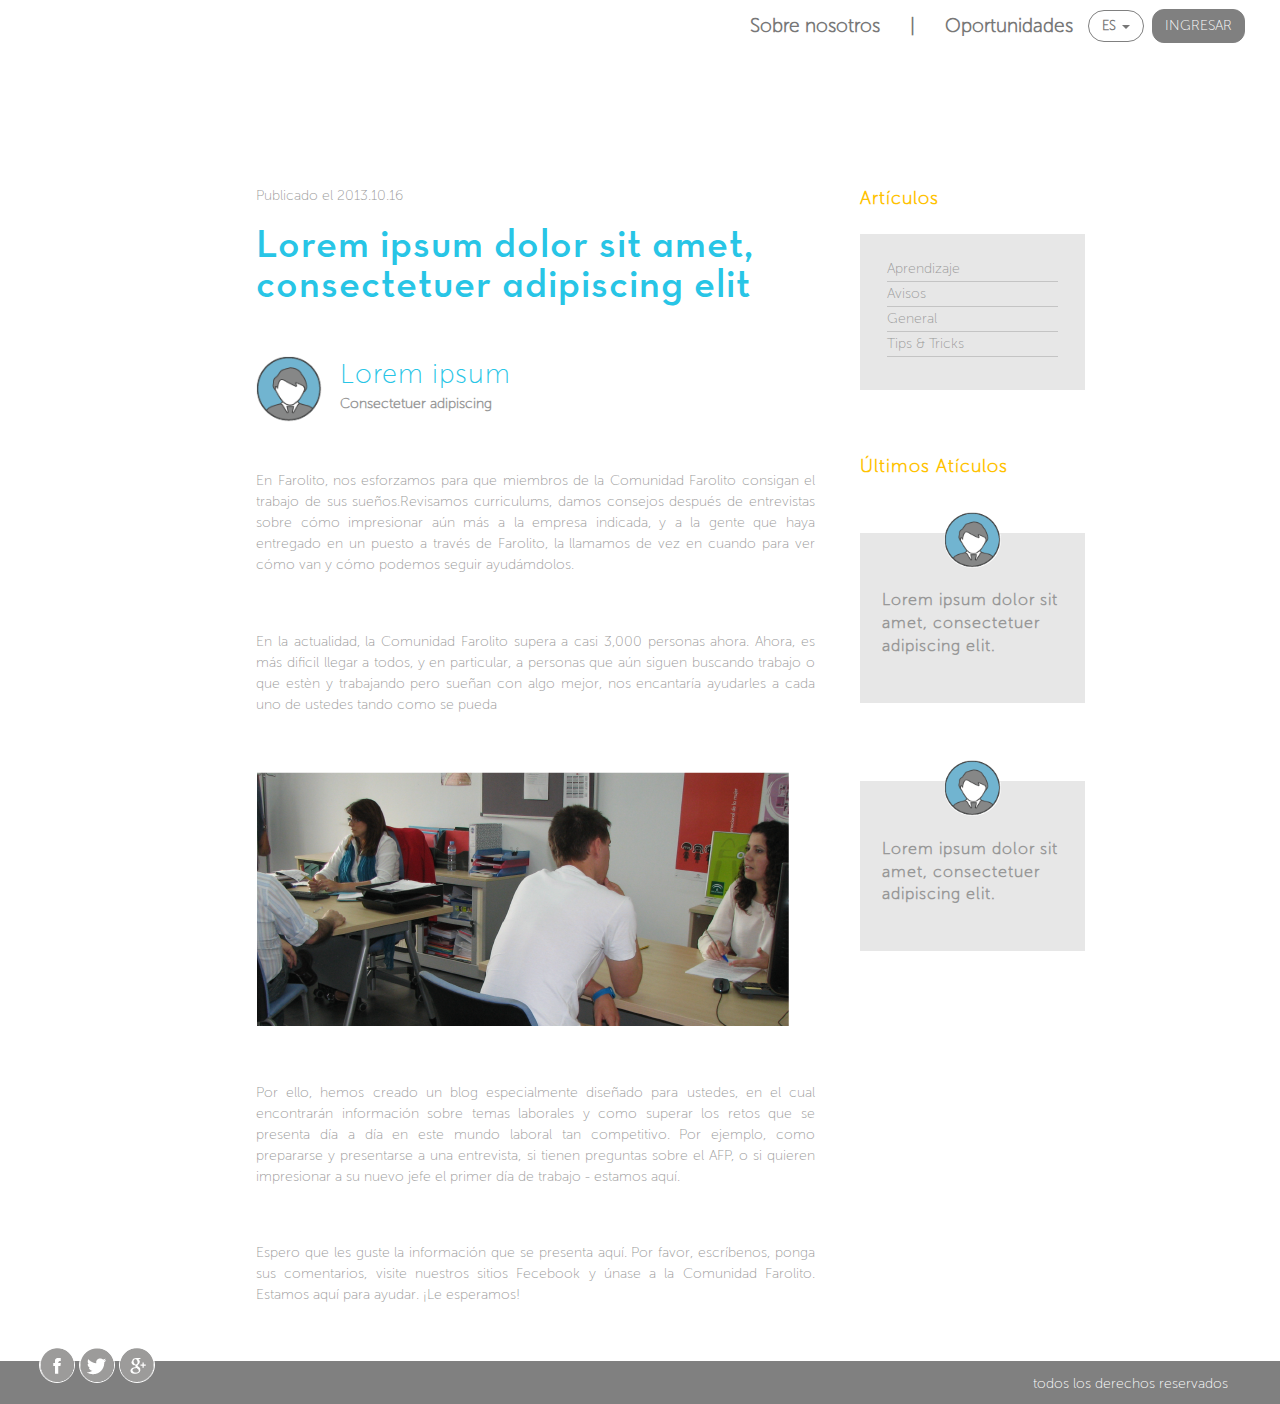
<file: blog.html>
<!DOCTYPE>
<html>
	<head>
		<title>Blog | Farolito</title>
		<meta charset="utf-8">
		<meta name="viewport" content="width=device-width, initial-scale=1.0, user-scalable=no">
		<link rel="stylesheet" type="text/css" href="stylesheets/main.css">
		<link href='http://fonts.googleapis.com/css?family=Lato' rel='stylesheet' type='text/css'>
	</head>
	<body>
		<div class="container-fluid">
			<section id="landing">
				<div class="menu">
					<nav class="navbar navbar-default text-gray weight-600 margin-right-2">			
						<div class="navbar-header">
				      <button type="button" class="navbar-toggle collapsed pull-left" data-toggle="collapse" data-target="#bs-example-navbar-collapse-1">
				        <span class="sr-only">Toggle navigation</span>
				        <span class="icon-bar"></span>
				        <span class="icon-bar"></span>
				        <span class="icon-bar"></span>
				      </button>
				     </div>				     
					    <!-- Collect the nav links, forms, and other content for toggling -->
						<div class="collapse navbar-collapse" id="bs-example-navbar-collapse-1">
				      <ul class="nav navbar-nav navbar-right">
				        <li><a href="#">Sobre nosotros</a></li>
				        <li><a href="">|</a></li>
				        <li><a href="#">Oportunidades</a></li>
				        <li class="dropdown">
				          <a href="#" class="dropdown-toggle btn-dropdown" data-toggle="dropdown" role="button"> ES <span class="caret"></span></a>
				          <ul class="dropdown-menu" role="menu">
				            <li><a href="#">ENGLISH</a></li>
				          </ul>
				        </li>
				        <li>
				        <button type="submit" class="btn btn-default btn-gray btn-ingresar padding-right-2 padding-left-2">INGRESAR</button>
				        </li>
				      </ul>
				    </div><!-- /.navbar-collapse -->
					</nav>
				</div>
			</section>
			<section class="content-blog hidden-xs">
				<div class="container">
					<div class="row">
						<div class="col-sm-1">
						</div>
						<div class="col-sm-7 conten-center-blog">
							<span class="text-gray">Publicado el 2013.10.16</span>
							<h1 class="text-icolor text-left">Lorem ipsum dolor sit amet,
								 consectetuer adipiscing elit
							</h1>
							<div class="img-text ">
								<div class="img-blog">
									<img src="assets/icons/iconos-22.png">
								</div>
								<h3 class="text-h3 text-icolor">Lorem ipsum
								</h3>
								<p class="text-gray size-p ">Consectetuer adipiscing</p>
							</div>
							<div class="text-p-blog size-p text-justify">
								<p class="text-gray size-p">En Farolito, nos esforzamos para que miembros de la Comunidad Farolito consigan el trabajo de sus sueños.Revisamos curriculums, damos consejos después de entrevistas sobre cómo impresionar aún más a la empresa indicada, y a la gente que haya entregado en un puesto a través de Farolito, la llamamos de vez en cuando para ver cómo van y  cómo podemos seguir ayudámdolos.</p>
							</div>
							<div class="text-p-blog size-p text-justify">
								<p class="text-gray size-p">En la actualidad, la Comunidad Farolito supera a casi 3,000 personas ahora. Ahora, es más dificil llegar a todos, y en particular, a personas que aún siguen buscando trabajo o que estèn y trabajando pero sueñan con algo mejor, nos encantaría ayudarles a cada uno de ustedes tando como se pueda</p>
							</div>
							<img src="assets/images/img-blog.png">
							<div class="text-p-blog size-p text-justify">
								<p class="text-gray size-p">Por ello, hemos creado un blog especialmente diseñado para ustedes, en el cual encontrarán información sobre temas laborales y como superar los retos que se presenta día a día en este mundo laboral tan competitivo. Por ejemplo, como  prepararse y presentarse a una entrevista, si tienen preguntas sobre el AFP, o si quieren impresionar a  su nuevo jefe el primer día de trabajo - estamos aquí.</p>
							</div>
							<div class="text-p-blog size-p text-justify">
								<p class="text-gray size-p">Espero que les guste la información que se presenta aquí. Por favor, escríbenos, ponga sus comentarios, visite nuestros sitios Fecebook y únase a la Comunidad Farolito. Estamos aquí para ayudar. ¡Le esperamos!</p>
							</div>
						</div>
						<div class="col-sm-3 conten-rigth-blog">
							<div class="row fila-ridth-blog">
								<div class="col-sm-12">
									<p class="text-yellow">Artículos</p>
									<div class="caja-text-blog">
										<div class="caja-blog">
											<ul class=" text-blog size-p text-gray ">
												<li> Aprendizaje </li>
												<li> Avisos </li>
												<li> General </li>
												<li> Tips & Tricks </li>
											</ul>
										</div>
									</div>
								</div>
							</div>
							<div class="row">
								<div class="col-sm-12">
									<p class="text-yellow p-absolute">Últimos Atículos</p>
									<div class="caja-text-blog">
										<div class="img-blog">
											<img src="assets/icons/iconos-22.png">
										</div>
										<div class="caja-blog">
											<p class="size-p text-gray text-caja-blog"> Lorem ipsum dolor sit amet, consectetuer adipiscing elit.
											</p>
										</div>
									</div>
								</div>
							</div>
							<div class="row">
								<div class="col-sm-12">
									<div class="caja-text-blog">
										<div class="img-blog">
											<img src="assets/icons/iconos-22.png">
										</div>
										<div class="caja-blog">
											<p class="size-p text-gray text-caja-blog"> Lorem ipsum dolor sit amet, consectetuer adipiscing elit.
											</p>
										</div>
									</div>
								</div>
							</div>
						</div>
						<div class="col-sm-1">
						</div>
					</div>
				</div>
			</section>
			<section class="blog-farolito hidden-sm hidden-md hidden-lg ">
				<div class="container">
					<h1 class="text-primary text-center text-gray"> Blog Farolito </h1>
					<div class="row fila-blog">
						<div class="col-sm-4">
							<div class="img-blog">
								<img src="assets/icons/iconos-22.png">
							</div>
							<div class="caja-blog">
								<a href="blog.html">
									<p class=" text-blog size-p text-gray "> Lorem ipsum dolor sit amet, consectetuer adipiscing elit. Aenean commodo ligula eget dolor
									</p>
								</a>	
							</div>
						</div>
						<div class="col-sm-4">
							<div class="img-blog">
								<img src="assets/icons/iconos-23.png">
							</div>
							<div class="caja-blog">
								<a href="blog.html">
									<p class=" text-blog size-p text-gray "> Lorem ipsum dolor sit amet, consectetuer adipiscing elit. Aenean commodo ligula eget dolor
									</p>
								</a>	
							</div>
						</div>
						<div class="col-sm-4">
							<div class="img-blog">
								<img src="assets/icons/iconos-23.png">
							</div>
							<div class="caja-blog">
								<a href="blog.html">
									<p class=" text-blog size-p text-gray "> Lorem ipsum dolor sit amet, consectetuer adipiscing elit. Aenean commodo ligula eget dolor
									</p>
								</a>	
							</div>
						</div>
					</div>
					<div class="row fila-blog">
						<div class="col-sm-4">
							<div class="img-blog">
								<img src="assets/icons/iconos-22.png">
							</div>
							<div class="caja-blog">
								<a href="blog.html">
									<p class=" text-blog size-p text-gray "> Lorem ipsum dolor sit amet, consectetuer adipiscing elit. Aenean commodo ligula eget dolor
									</p>
								</a>	
							</div>
						</div>
						<div class="col-sm-4">
							<div class="img-blog">
								<img src="assets/icons/iconos-22.png">
							</div>
							<div class="caja-blog">
								<a href="blog.html">
									<p class=" text-blog size-p text-gray "> Lorem ipsum dolor sit amet, consectetuer adipiscing elit. Aenean commodo ligula eget dolor
									</p>
								</a>	
							</div>
						</div>
						<div class="col-sm-4">
							<div class="img-blog">
								<img src="assets/icons/iconos-23.png">
							</div>
							<div class="caja-blog">
								<a href="blog.html">
									<p class=" text-blog size-p text-gray "> Lorem ipsum dolor sit amet, consectetuer adipiscing elit. Aenean commodo ligula eget dolor
									</p>
								</a>	
							</div>
						</div>
					</div>
				</div>
			</section>
			<section id="footer">
				<div class="row row-redes">
					<div class="col-sm-6 redes-icon redes-responsive">
						<div class="margin-left-4 no-row ">
							<img class="border-radius" src="assets/icons/iconos-12.png">
							<img class="border-radius" src="assets/icons/iconos-13.png">
							<img class="border-radius" src="assets/icons/iconos-14.png">
						</div>
					</div>
					<div class="col-sm-6">
						<p class="text-white">todos los derechos reservados</p>
					</div>
				</div>
			</section>
		</div>
		<script src="https://ajax.googleapis.com/ajax/libs/jquery/1.11.2/jquery.min.js"></script>
		<!-- Javascripts de Bootstrap -->
		<script src="javascripts/b3/collapse.js"></script>
		<script src="javascripts/b3/transition.js"></script>
		<script src="javascripts/b3/dropdown.js"></script>
		<script type="text/javascript/jquery.js"></script>
	</body>	
</html>
</file>
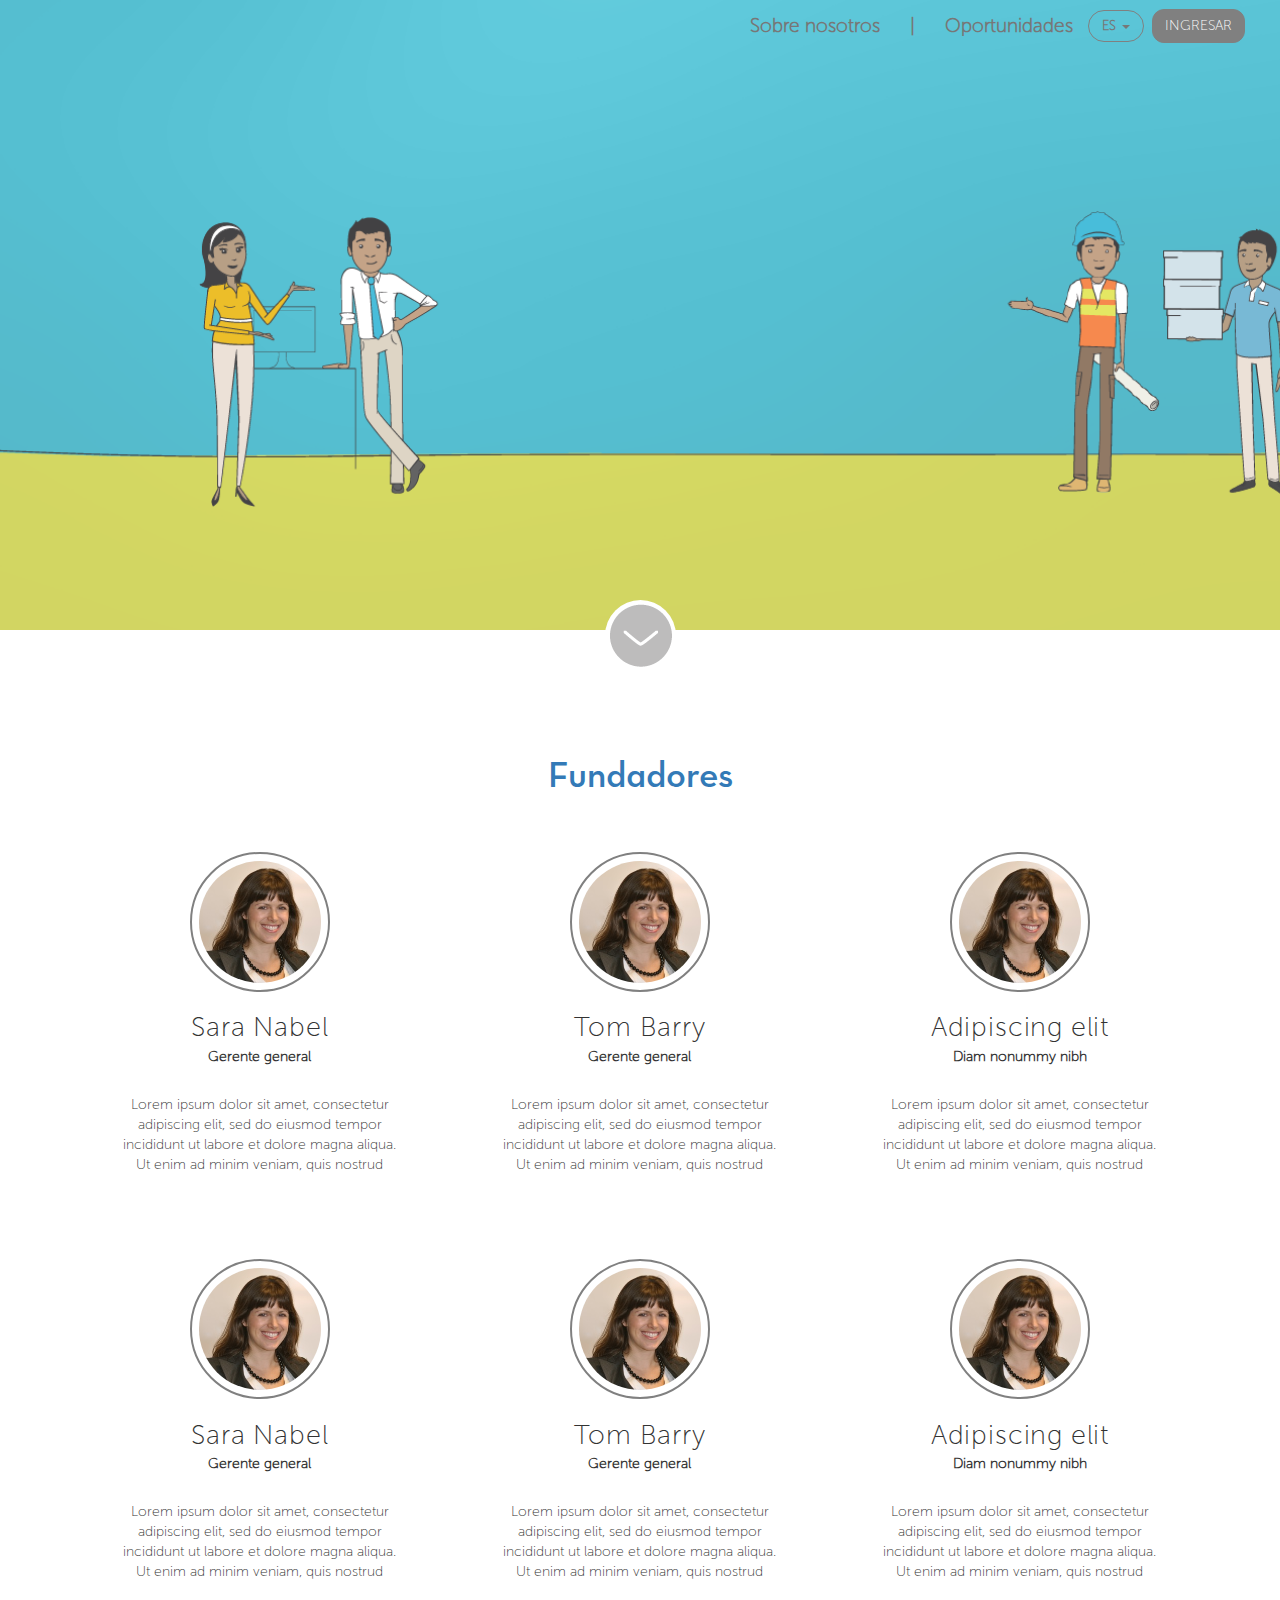
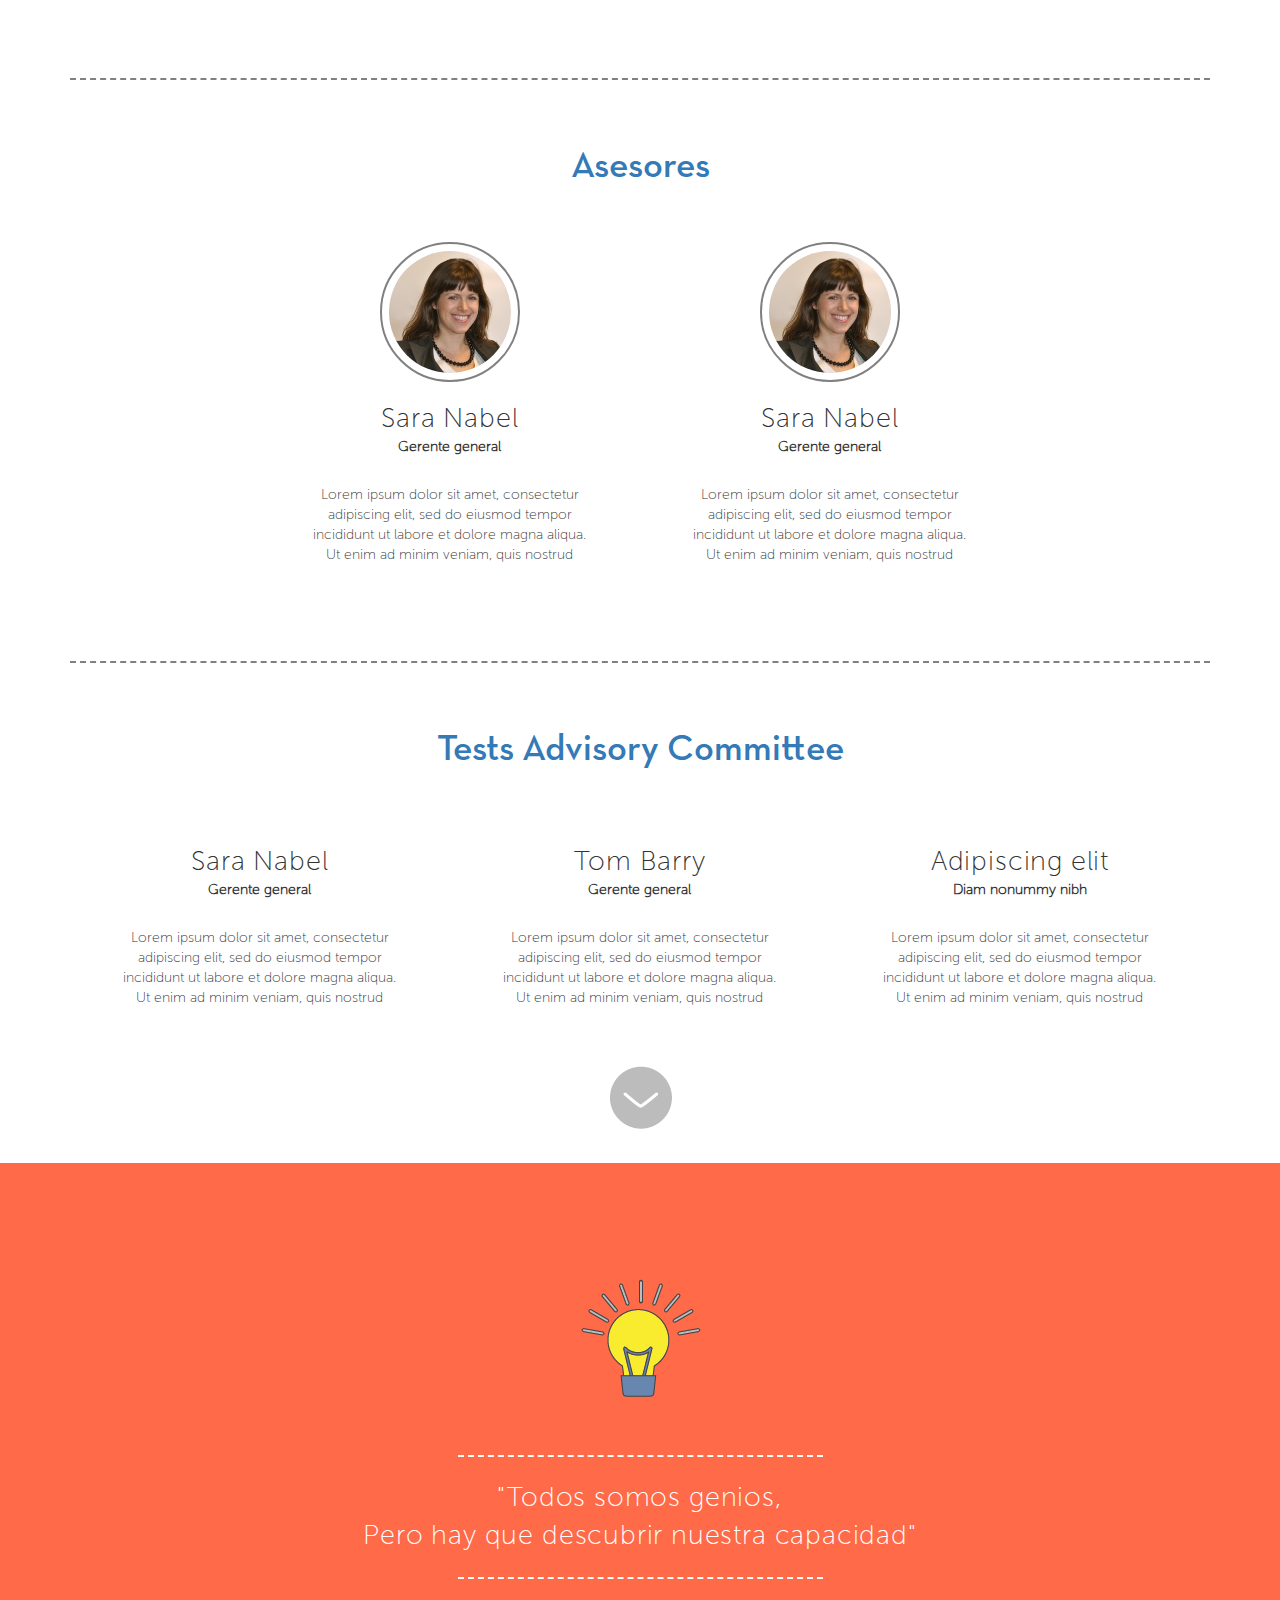
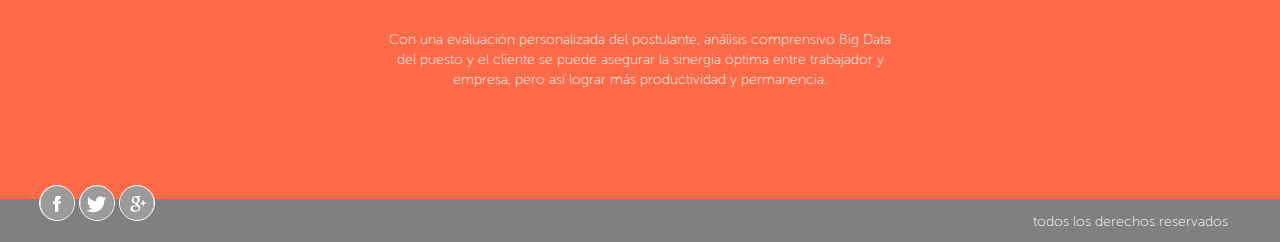
<file: nosotros.html>
<!DOCTYPE>
<html>
	<head>
		<title>Farolito</title>
		<meta charset="utf-8">
		<meta name="viewport" content="width=device-width, initial-scale=1.0, user-scalable=no">
		<link rel="stylesheet" type="text/css" href="stylesheets/main.css">
		<link href='http://fonts.googleapis.com/css?family=Lato' rel='stylesheet' type='text/css'>
	</head>
	<body>
		<div class="container-fluid">
			<section id="home-nosotros">
				<div class="menu">
					<nav class="navbar navbar-default text-gray weight-600 margin-right-2">			
						<div class="navbar-header">
				      <button type="button" class="navbar-toggle collapsed pull-left" data-toggle="collapse" data-target="#bs-example-navbar-collapse-1">
				        <span class="sr-only">Toggle navigation</span>
				        <span class="icon-bar"></span>
				        <span class="icon-bar"></span>
				        <span class="icon-bar"></span>
				      </button>
				     </div>				     
					    <!-- Collect the nav links, forms, and other content for toggling -->
						<div class="collapse navbar-collapse" id="bs-example-navbar-collapse-1">
				      <ul class="nav navbar-nav navbar-right">
				        <li><a href="#">Sobre nosotros</a></li>
				        <li><a href="">|</a></li>
				        <li><a href="#">Oportunidades</a></li>
				        <li class="dropdown">
				          <a href="#" class="dropdown-toggle btn-dropdown" data-toggle="dropdown" role="button"> ES <span class="caret"></span></a>
				          <ul class="dropdown-menu" role="menu">
				            <li><a href="#">ENGLISH</a></li>
				          </ul>
				        </li>
				        <li>
				        <button type="submit" class="btn btn-default btn-gray btn-ingresar padding-right-2 padding-left-2">INGRESAR</button>
				        </li>
				      </ul>
				    </div><!-- /.navbar-collapse -->
					</nav>
				</div>
			</section>
			<div class="arrow hidden-xs text-center relative">
				<a href="#fundadores" class="smooth-down">
					<img class="border-radius"src="assets/icons/iconos-15.png">
				</a>
			</div>
			<section class="fundadores" id="fundadores">
				<div class="container">
					<h1 class="text-primary text-center text-grey">Fundadores</h1>
					<div class="conteiner">
						<div class="row fila-img-circular">
							<div class="col-sm-4 col-fundadores">
								<div class="img-fundadores text-center">
									<img class="border-radius" src="assets/images/img-04.png">
								</div>
								<h3 class="text-h3 text-center text-lightblue">Sara Nabel
								</h3>
								<p class="text-center text-grey size-p"> Gerente general
								</p>
								<div class="text-fundadores hidden-xs">
									<p class="text-center text-grey size-p text-parrafo">Lorem ipsum dolor sit amet, consectetur adipiscing elit, sed do eiusmod tempor incididunt ut labore et dolore magna aliqua. Ut enim ad minim veniam, quis nostrud 
									</p>
								</div>
							</div>
							<div class="col-sm-4 col-fundadores">
								<div class="img-fundadores text-center">
									<img class="border-radius" src="assets/images/img-04.png">
								</div>
								<h3 class="text-h3 text-center text-lightblue">Tom Barry
								</h3>
								<p class="text-center text-grey size-p"> Gerente general
								</p>
								<div class="text-fundadores hidden-xs">
									<p class="text-center text-grey size-p text-parrafo">Lorem ipsum dolor sit amet, consectetur adipiscing elit, sed do eiusmod tempor incididunt ut labore et dolore magna aliqua. Ut enim ad minim veniam, quis nostrud 
									</p>
								</div>
							</div>
							<div class="col-sm-4 col-fundadores">
								<div class="img-fundadores text-center">
									<img class="border-radius" src="assets/images/img-04.png">
								</div>
								<h3 class="text-h3 text-center text-lightblue">Adipiscing elit
								</h3>
								<p class="text-center text-grey size-p"> Diam nonummy nibh
								</p>
								<div class="text-fundadores hidden-xs">
									<p class="text-center text-grey size-p text-parrafo">Lorem ipsum dolor sit amet, consectetur adipiscing elit, sed do eiusmod tempor incididunt ut labore et dolore magna aliqua. Ut enim ad minim veniam, quis nostrud 
									</p>
								</div>
							</div>
						</div>
						<div class="row fila-img-circular">
							<div class="col-sm-4 col-fundadores">
								<div class="img-fundadores text-center">
									<img class="border-radius" src="assets/images/img-04.png">
								</div>
								<h3 class="text-h3 text-center text-lightblue">Sara Nabel
								</h3>
								<p class="text-center text-grey size-p"> Gerente general
								</p>
								<div class="text-fundadores hidden-xs">
									<p class="text-center text-grey size-p text-parrafo">Lorem ipsum dolor sit amet, consectetur adipiscing elit, sed do eiusmod tempor incididunt ut labore et dolore magna aliqua. Ut enim ad minim veniam, quis nostrud 
									</p>
								</div>
							</div>
							<div class="col-sm-4 col-fundadores">
								<div class="img-fundadores text-center">
									<img class="border-radius" src="assets/images/img-04.png">
								</div>
								<h3 class="text-h3 text-center text-lightblue">Tom Barry
								</h3>
								<p class="text-center text-grey size-p"> Gerente general
								</p>
								<div class="text-fundadores hidden-xs">
									<p class="text-center text-grey size-p text-parrafo">Lorem ipsum dolor sit amet, consectetur adipiscing elit, sed do eiusmod tempor incididunt ut labore et dolore magna aliqua. Ut enim ad minim veniam, quis nostrud 
									</p>
								</div>
							</div>
							<div class="col-sm-4 col-fundadores">
								<div class="img-fundadores text-center">
									<img class="border-radius" src="assets/images/img-04.png">
								</div>
								<h3 class="text-h3 text-center text-lightblue">Adipiscing elit
								</h3>
								<p class="text-center text-grey size-p"> Diam nonummy nibh
								</p>
								<div class="text-fundadores hidden-xs">
									<p class="text-center text-grey size-p text-parrafo">Lorem ipsum dolor sit amet, consectetur adipiscing elit, sed do eiusmod tempor incididunt ut labore et dolore magna aliqua. Ut enim ad minim veniam, quis nostrud 
									</p>
								</div>
							</div>
						</div>
					</div>
				</div>	
			</section>
			<section class="asesores hidden-xs">
				<div class="container">
					<h1 class="text-primary text-center text-grey">Asesores</h1>
					<div class="row fila-con-lineas fila-img-circular">
						<div clasS="col-sm-2"></div>
						<div class="col-sm-4 col-fundadores">
							<div class="img-fundadores text-center">
								<img class="border-radius" src="assets/images/img-04.png">
							</div>
							<h3 class="text-h3 text-center text-lightblue">Sara Nabel
							</h3>
							<p class="text-center text-grey size-p"> Gerente general
							</p>
							<div class="text-fundadores hidden-xs">
								<p class="text-center text-grey size-p text-parrafo">Lorem ipsum dolor sit amet, consectetur adipiscing elit, sed do eiusmod tempor incididunt ut labore et dolore magna aliqua. Ut enim ad minim veniam, quis nostrud 
								</p>
							</div>
						</div>
						<div class="col-sm-4 col-fundadores">
							<div class="img-fundadores text-center">
								<img class="border-radius" src="assets/images/img-04.png">
							</div>
							<h3 class="text-h3 text-center text-lightblue">Sara Nabel
							</h3>
							<p class="text-center text-grey size-p"> Gerente general
							</p>
							<div class="text-fundadores hidden-xs">
								<p class="text-center text-grey size-p text-parrafo">Lorem ipsum dolor sit amet, consectetur adipiscing elit, sed do eiusmod tempor incididunt ut labore et dolore magna aliqua. Ut enim ad minim veniam, quis nostrud 
								</p>
							</div>
						</div>
						<div clasS="col-sm-2"></div>
					</div>
				</div>
			</section>
			<section class="asesores test hidden-xs">
				<div class="container">
					<h1 class="text-primary text-center text-grey">Tests Advisory Committee</h1>
					<div class="conteiner">
						<div class="row fila-img-circular test-fila">
							<div class="col-sm-4 col-fundadores">
								<h3 class="text-h3 text-center text-lightblue">Sara Nabel
								</h3>
								<p class="text-center text-grey size-p"> Gerente general
								</p>
								<div class="text-fundadores hidden-xs">
									<p class="text-center text-grey size-p text-parrafo">Lorem ipsum dolor sit amet, consectetur adipiscing elit, sed do eiusmod tempor incididunt ut labore et dolore magna aliqua. Ut enim ad minim veniam, quis nostrud 
									</p>
								</div>
							</div>
							<div class="col-sm-4 col-fundadores">
								<h3 class="text-h3 text-center text-lightblue">Tom Barry
								</h3>
								<p class="text-center text-grey size-p"> Gerente general
								</p>
								<div class="text-fundadores hidden-xs">
									<p class="text-center text-grey size-p text-parrafo">Lorem ipsum dolor sit amet, consectetur adipiscing elit, sed do eiusmod tempor incididunt ut labore et dolore magna aliqua. Ut enim ad minim veniam, quis nostrud 
									</p>
								</div>
							</div>
							<div class="col-sm-4 col-fundadores">
								<h3 class="text-h3 text-center text-lightblue">Adipiscing elit
								</h3>
								<p class="text-center text-grey size-p"> Diam nonummy nibh
								</p>
								<div class="text-fundadores hidden-xs">
									<p class="text-center text-grey size-p text-parrafo">Lorem ipsum dolor sit amet, consectetur adipiscing elit, sed do eiusmod tempor incididunt ut labore et dolore magna aliqua. Ut enim ad minim veniam, quis nostrud 
									</p>
								</div>
							</div>
						</div>
					</div>
				</div>
			<div class="arrow hidden-xs text-center relative">
				<a href="#citas" class="smooth-down">
					<img class="border-radius"src="assets/icons/iconos-15.png">
				</a>
			</div>
			</section>
			<section class="citas" id="citas">
				<div class="container">
					<div class="img-citas text-center">
						<img src="assets/icons/iconos-16.png">
					</div>
					<div class="row fila-citas">
						<div class="col-sm-2">
						</div>
						<div class="col-sm-8 text-center-cita">
							<div class="linea-dashed-cita text-center">
							</div>
							<h3 class="text-h3 text-center text-white">
								"Todos somos genios,
								<br>
								Pero hay que descubrir nuestra capacidad"
							</h3>
							<div class="linea-dashed-cita text-center">
							</div>
							<p class="text-center text-white size-p"> Con una evaluación personalizada del postulante, análisis comprensivo Big Data
								<br>
								del puesto y el cliente se puede asegurar la sinergia óptima entre trabajador y
								<br>empresa, pero así lograr más productividad y permanencia.
							</p>
						</div>
						<div class="col-sm-2">
						</div>
					</div>
				</div>
			</section>
			<section id="footer">
				<div class="row row-redes">
					<div class="col-sm-6 redes-icon redes-responsive">
						<div class="margin-left-4 no-row ">
							<img class="border-radius" src="assets/icons/iconos-12.png">
							<img class="border-radius" src="assets/icons/iconos-13.png">
							<img class="border-radius" src="assets/icons/iconos-14.png">
						</div>
					</div>
					<div class="col-sm-6">
						<p class="text-white">todos los derechos reservados</p>
					</div>
				</div>
			</section>
		</div>
		<script src="https://ajax.googleapis.com/ajax/libs/jquery/1.11.2/jquery.min.js"></script>
		<!-- Javascripts de Bootstrap -->
		<script src="javascripts/b3/collapse.js"></script>
		<script src="javascripts/b3/transition.js"></script>
		<script src="javascripts/b3/dropdown.js"></script>
		<script type="text/javascript/jquery.js"></script>
	</body>	
</html>
</file>
<file: stylesheets/main.css>
@charset "UTF-8";
/*========================================
=            Bootstrap                   =
========================================*/
/*========================================
=          Twitter Bootstrap 3.2      =
========================================*/
/*! normalize.css v3.0.2 | MIT License | git.io/normalize */
html {
  font-family: sans-serif;
  -ms-text-size-adjust: 100%;
  -webkit-text-size-adjust: 100%; }

body {
  margin: 0; }

article,
aside,
details,
figcaption,
figure,
footer,
header,
hgroup,
main,
menu,
nav,
section,
summary {
  display: block; }

audio,
canvas,
progress,
video {
  display: inline-block;
  vertical-align: baseline; }

audio:not([controls]) {
  display: none;
  height: 0; }

[hidden],
template {
  display: none; }

a {
  background-color: transparent; }

a:active,
a:hover {
  outline: 0; }

abbr[title] {
  border-bottom: 1px dotted; }

b,
strong {
  font-weight: bold; }

dfn {
  font-style: italic; }

h1 {
  font-size: 2em;
  margin: 0.67em 0; }

mark {
  background: #ff0;
  color: #000; }

small {
  font-size: 80%; }

sub,
sup {
  font-size: 75%;
  line-height: 0;
  position: relative;
  vertical-align: baseline; }

sup {
  top: -0.5em; }

sub {
  bottom: -0.25em; }

img {
  border: 0; }

svg:not(:root) {
  overflow: hidden; }

figure {
  margin: 1em 40px; }

hr {
  -moz-box-sizing: content-box;
  box-sizing: content-box;
  height: 0; }

pre {
  overflow: auto; }

code,
kbd,
pre,
samp {
  font-family: monospace, monospace;
  font-size: 1em; }

button,
input,
optgroup,
select,
textarea {
  color: inherit;
  font: inherit;
  margin: 0; }

button {
  overflow: visible; }

button,
select {
  text-transform: none; }

button,
html input[type="button"],
input[type="reset"],
input[type="submit"] {
  -webkit-appearance: button;
  cursor: pointer; }

button[disabled],
html input[disabled] {
  cursor: default; }

button::-moz-focus-inner,
input::-moz-focus-inner {
  border: 0;
  padding: 0; }

input {
  line-height: normal; }

input[type="checkbox"],
input[type="radio"] {
  box-sizing: border-box;
  padding: 0; }

input[type="number"]::-webkit-inner-spin-button,
input[type="number"]::-webkit-outer-spin-button {
  height: auto; }

input[type="search"] {
  -webkit-appearance: textfield;
  -moz-box-sizing: content-box;
  -webkit-box-sizing: content-box;
  box-sizing: content-box; }

input[type="search"]::-webkit-search-cancel-button,
input[type="search"]::-webkit-search-decoration {
  -webkit-appearance: none; }

fieldset {
  border: 1px solid #c0c0c0;
  margin: 0 2px;
  padding: 0.35em 0.625em 0.75em; }

legend {
  border: 0;
  padding: 0; }

textarea {
  overflow: auto; }

optgroup {
  font-weight: bold; }

table {
  border-collapse: collapse;
  border-spacing: 0; }

td,
th {
  padding: 0; }

* {
  -webkit-box-sizing: border-box;
  -moz-box-sizing: border-box;
  box-sizing: border-box; }

*:before,
*:after {
  -webkit-box-sizing: border-box;
  -moz-box-sizing: border-box;
  box-sizing: border-box; }

html {
  font-size: 10px;
  -webkit-tap-highlight-color: transparent; }

body {
  font-family: "Helvetica Neue", Helvetica, Arial, sans-serif;
  font-size: 14px;
  line-height: 1.42857;
  color: #333333;
  background-color: #fff; }

input,
button,
select,
textarea {
  font-family: inherit;
  font-size: inherit;
  line-height: inherit; }

a {
  color: #337ab7;
  text-decoration: none; }
  a:hover, a:focus {
    color: #23527c;
    text-decoration: underline; }
  a:focus {
    outline: thin dotted;
    outline: 5px auto -webkit-focus-ring-color;
    outline-offset: -2px; }

figure {
  margin: 0; }

img {
  vertical-align: middle; }

.img-responsive {
  display: block;
  max-width: 100%;
  height: auto; }

.img-rounded {
  border-radius: 6px; }

.img-thumbnail {
  padding: 4px;
  line-height: 1.42857;
  background-color: #fff;
  border: 1px solid #ddd;
  border-radius: 4px;
  -webkit-transition: all 0.2s ease-in-out;
  -o-transition: all 0.2s ease-in-out;
  transition: all 0.2s ease-in-out;
  display: inline-block;
  max-width: 100%;
  height: auto; }

.img-circle {
  border-radius: 50%; }

hr {
  margin-top: 20px;
  margin-bottom: 20px;
  border: 0;
  border-top: 1px solid #eeeeee; }

.sr-only {
  position: absolute;
  width: 1px;
  height: 1px;
  margin: -1px;
  padding: 0;
  overflow: hidden;
  clip: rect(0, 0, 0, 0);
  border: 0; }

.sr-only-focusable:active, .sr-only-focusable:focus {
  position: static;
  width: auto;
  height: auto;
  margin: 0;
  overflow: visible;
  clip: auto; }

[role="button"] {
  cursor: pointer; }

/*! Source: https://github.com/h5bp/html5-boilerplate/blob/master/src/css/main.css */
@media print {
  *,
  *:before,
  *:after {
    background: transparent !important;
    color: #000 !important;
    box-shadow: none !important;
    text-shadow: none !important; }

  a,
  a:visited {
    text-decoration: underline; }

  a[href]:after {
    content: " (" attr(href) ")"; }

  abbr[title]:after {
    content: " (" attr(title) ")"; }

  a[href^="#"]:after,
  a[href^="javascript:"]:after {
    content: ""; }

  pre,
  blockquote {
    border: 1px solid #999;
    page-break-inside: avoid; }

  thead {
    display: table-header-group; }

  tr,
  img {
    page-break-inside: avoid; }

  img {
    max-width: 100% !important; }

  p,
  h2,
  h3 {
    orphans: 3;
    widows: 3; }

  h2,
  h3 {
    page-break-after: avoid; }

  select {
    background: #fff !important; }

  .navbar {
    display: none; }

  .btn > .caret,
  .dropup > .btn > .caret {
    border-top-color: #000 !important; }

  .label {
    border: 1px solid #000; }

  .table {
    border-collapse: collapse !important; }
    .table td,
    .table th {
      background-color: #fff !important; }

  .table-bordered th,
  .table-bordered td {
    border: 1px solid #ddd !important; } }
h1, h2, h3, h4, h5, h6,
.h1, .h2, .h3, .h4, .h5, .h6 {
  font-family: inherit;
  font-weight: 500;
  line-height: 1.1;
  color: inherit; }
  h1 small,
  h1 .small, h2 small,
  h2 .small, h3 small,
  h3 .small, h4 small,
  h4 .small, h5 small,
  h5 .small, h6 small,
  h6 .small,
  .h1 small,
  .h1 .small, .h2 small,
  .h2 .small, .h3 small,
  .h3 .small, .h4 small,
  .h4 .small, .h5 small,
  .h5 .small, .h6 small,
  .h6 .small {
    font-weight: normal;
    line-height: 1;
    color: #777777; }

h1, .h1,
h2, .h2,
h3, .h3 {
  margin-top: 20px;
  margin-bottom: 10px; }
  h1 small,
  h1 .small, .h1 small,
  .h1 .small,
  h2 small,
  h2 .small, .h2 small,
  .h2 .small,
  h3 small,
  h3 .small, .h3 small,
  .h3 .small {
    font-size: 65%; }

h4, .h4,
h5, .h5,
h6, .h6 {
  margin-top: 10px;
  margin-bottom: 10px; }
  h4 small,
  h4 .small, .h4 small,
  .h4 .small,
  h5 small,
  h5 .small, .h5 small,
  .h5 .small,
  h6 small,
  h6 .small, .h6 small,
  .h6 .small {
    font-size: 75%; }

h1, .h1 {
  font-size: 36px; }

h2, .h2 {
  font-size: 30px; }

h3, .h3 {
  font-size: 24px; }

h4, .h4 {
  font-size: 18px; }

h5, .h5 {
  font-size: 14px; }

h6, .h6 {
  font-size: 12px; }

p {
  margin: 0 0 10px; }

.lead {
  margin-bottom: 20px;
  font-size: 16px;
  font-weight: 300;
  line-height: 1.4; }
  @media (min-width: 768px) {
    .lead {
      font-size: 21px; } }

small,
.small {
  font-size: 85%; }

mark,
.mark {
  background-color: #fcf8e3;
  padding: .2em; }

.text-left {
  text-align: left; }

.text-right {
  text-align: right; }

.text-center {
  text-align: center; }

.text-justify {
  text-align: justify; }

.text-nowrap {
  white-space: nowrap; }

.text-lowercase {
  text-transform: lowercase; }

.text-uppercase, .initialism {
  text-transform: uppercase; }

.text-capitalize {
  text-transform: capitalize; }

.text-muted {
  color: #777777; }

.text-primary {
  color: #337ab7; }

a.text-primary:hover {
  color: #286090; }

.text-success {
  color: #3c763d; }

a.text-success:hover {
  color: #2b542c; }

.text-info {
  color: #31708f; }

a.text-info:hover {
  color: #245269; }

.text-warning {
  color: #8a6d3b; }

a.text-warning:hover {
  color: #66512c; }

.text-danger {
  color: #a94442; }

a.text-danger:hover {
  color: #843534; }

.bg-primary {
  color: #fff; }

.bg-primary {
  background-color: #337ab7; }

a.bg-primary:hover {
  background-color: #286090; }

.bg-success {
  background-color: #dff0d8; }

a.bg-success:hover {
  background-color: #c1e2b3; }

.bg-info {
  background-color: #d9edf7; }

a.bg-info:hover {
  background-color: #afd9ee; }

.bg-warning {
  background-color: #fcf8e3; }

a.bg-warning:hover {
  background-color: #f7ecb5; }

.bg-danger {
  background-color: #f2dede; }

a.bg-danger:hover {
  background-color: #e4b9b9; }

.page-header {
  padding-bottom: 9px;
  margin: 40px 0 20px;
  border-bottom: 1px solid #eeeeee; }

ul,
ol {
  margin-top: 0;
  margin-bottom: 10px; }
  ul ul,
  ul ol,
  ol ul,
  ol ol {
    margin-bottom: 0; }

.list-unstyled {
  padding-left: 0;
  list-style: none; }

.list-inline {
  padding-left: 0;
  list-style: none;
  margin-left: -5px; }
  .list-inline > li {
    display: inline-block;
    padding-left: 5px;
    padding-right: 5px; }

dl {
  margin-top: 0;
  margin-bottom: 20px; }

dt,
dd {
  line-height: 1.42857; }

dt {
  font-weight: bold; }

dd {
  margin-left: 0; }

.dl-horizontal dd:before, .dl-horizontal dd:after {
  content: " ";
  display: table; }
.dl-horizontal dd:after {
  clear: both; }
@media (min-width: 768px) {
  .dl-horizontal dt {
    float: left;
    width: 160px;
    clear: left;
    text-align: right;
    overflow: hidden;
    text-overflow: ellipsis;
    white-space: nowrap; }
  .dl-horizontal dd {
    margin-left: 180px; } }

abbr[title],
abbr[data-original-title] {
  cursor: help;
  border-bottom: 1px dotted #777777; }

.initialism {
  font-size: 90%; }

blockquote {
  padding: 10px 20px;
  margin: 0 0 20px;
  font-size: 17.5px;
  border-left: 5px solid #eeeeee; }
  blockquote p:last-child,
  blockquote ul:last-child,
  blockquote ol:last-child {
    margin-bottom: 0; }
  blockquote footer,
  blockquote small,
  blockquote .small {
    display: block;
    font-size: 80%;
    line-height: 1.42857;
    color: #777777; }
    blockquote footer:before,
    blockquote small:before,
    blockquote .small:before {
      content: '\2014 \00A0'; }

.blockquote-reverse,
blockquote.pull-right {
  padding-right: 15px;
  padding-left: 0;
  border-right: 5px solid #eeeeee;
  border-left: 0;
  text-align: right; }
  .blockquote-reverse footer:before,
  .blockquote-reverse small:before,
  .blockquote-reverse .small:before,
  blockquote.pull-right footer:before,
  blockquote.pull-right small:before,
  blockquote.pull-right .small:before {
    content: ''; }
  .blockquote-reverse footer:after,
  .blockquote-reverse small:after,
  .blockquote-reverse .small:after,
  blockquote.pull-right footer:after,
  blockquote.pull-right small:after,
  blockquote.pull-right .small:after {
    content: '\00A0 \2014'; }

address {
  margin-bottom: 20px;
  font-style: normal;
  line-height: 1.42857; }

code,
kbd,
pre,
samp {
  font-family: Menlo, Monaco, Consolas, "Courier New", monospace; }

code {
  padding: 2px 4px;
  font-size: 90%;
  color: #c7254e;
  background-color: #f9f2f4;
  border-radius: 4px; }

kbd {
  padding: 2px 4px;
  font-size: 90%;
  color: #fff;
  background-color: #333;
  border-radius: 3px;
  box-shadow: inset 0 -1px 0 rgba(0, 0, 0, 0.25); }
  kbd kbd {
    padding: 0;
    font-size: 100%;
    font-weight: bold;
    box-shadow: none; }

pre {
  display: block;
  padding: 9.5px;
  margin: 0 0 10px;
  font-size: 13px;
  line-height: 1.42857;
  word-break: break-all;
  word-wrap: break-word;
  color: #333333;
  background-color: #f5f5f5;
  border: 1px solid #ccc;
  border-radius: 4px; }
  pre code {
    padding: 0;
    font-size: inherit;
    color: inherit;
    white-space: pre-wrap;
    background-color: transparent;
    border-radius: 0; }

.pre-scrollable {
  max-height: 340px;
  overflow-y: scroll; }

.container {
  margin-right: auto;
  margin-left: auto;
  padding-left: 15px;
  padding-right: 15px; }
  .container:before, .container:after {
    content: " ";
    display: table; }
  .container:after {
    clear: both; }
  @media (min-width: 768px) {
    .container {
      width: 750px; } }
  @media (min-width: 992px) {
    .container {
      width: 970px; } }
  @media (min-width: 1200px) {
    .container {
      width: 1170px; } }

.container-fluid {
  margin-right: auto;
  margin-left: auto;
  padding-left: 15px;
  padding-right: 15px; }
  .container-fluid:before, .container-fluid:after {
    content: " ";
    display: table; }
  .container-fluid:after {
    clear: both; }

.row {
  margin-left: -15px;
  margin-right: -15px; }
  .row:before, .row:after {
    content: " ";
    display: table; }
  .row:after {
    clear: both; }

.col-xs-1, .col-sm-1, .col-md-1, .col-lg-1, .col-xs-2, .col-sm-2, .col-md-2, .col-lg-2, .col-xs-3, .col-sm-3, .col-md-3, .col-lg-3, .col-xs-4, .col-sm-4, .col-md-4, .col-lg-4, .col-xs-5, .col-sm-5, .col-md-5, .col-lg-5, .col-xs-6, .col-sm-6, .col-md-6, .col-lg-6, .col-xs-7, .col-sm-7, .col-md-7, .col-lg-7, .col-xs-8, .col-sm-8, .col-md-8, .col-lg-8, .col-xs-9, .col-sm-9, .col-md-9, .col-lg-9, .col-xs-10, .col-sm-10, .col-md-10, .col-lg-10, .col-xs-11, .col-sm-11, .col-md-11, .col-lg-11, .col-xs-12, .col-sm-12, .col-md-12, .col-lg-12 {
  position: relative;
  min-height: 1px;
  padding-left: 15px;
  padding-right: 15px; }

.col-xs-1, .col-xs-2, .col-xs-3, .col-xs-4, .col-xs-5, .col-xs-6, .col-xs-7, .col-xs-8, .col-xs-9, .col-xs-10, .col-xs-11, .col-xs-12 {
  float: left; }

.col-xs-1 {
  width: 8.33333%; }

.col-xs-2 {
  width: 16.66667%; }

.col-xs-3 {
  width: 25%; }

.col-xs-4 {
  width: 33.33333%; }

.col-xs-5 {
  width: 41.66667%; }

.col-xs-6 {
  width: 50%; }

.col-xs-7 {
  width: 58.33333%; }

.col-xs-8 {
  width: 66.66667%; }

.col-xs-9 {
  width: 75%; }

.col-xs-10 {
  width: 83.33333%; }

.col-xs-11 {
  width: 91.66667%; }

.col-xs-12 {
  width: 100%; }

.col-xs-pull-0 {
  right: auto; }

.col-xs-pull-1 {
  right: 8.33333%; }

.col-xs-pull-2 {
  right: 16.66667%; }

.col-xs-pull-3 {
  right: 25%; }

.col-xs-pull-4 {
  right: 33.33333%; }

.col-xs-pull-5 {
  right: 41.66667%; }

.col-xs-pull-6 {
  right: 50%; }

.col-xs-pull-7 {
  right: 58.33333%; }

.col-xs-pull-8 {
  right: 66.66667%; }

.col-xs-pull-9 {
  right: 75%; }

.col-xs-pull-10 {
  right: 83.33333%; }

.col-xs-pull-11 {
  right: 91.66667%; }

.col-xs-pull-12 {
  right: 100%; }

.col-xs-push-0 {
  left: auto; }

.col-xs-push-1 {
  left: 8.33333%; }

.col-xs-push-2 {
  left: 16.66667%; }

.col-xs-push-3 {
  left: 25%; }

.col-xs-push-4 {
  left: 33.33333%; }

.col-xs-push-5 {
  left: 41.66667%; }

.col-xs-push-6 {
  left: 50%; }

.col-xs-push-7 {
  left: 58.33333%; }

.col-xs-push-8 {
  left: 66.66667%; }

.col-xs-push-9 {
  left: 75%; }

.col-xs-push-10 {
  left: 83.33333%; }

.col-xs-push-11 {
  left: 91.66667%; }

.col-xs-push-12 {
  left: 100%; }

.col-xs-offset-0 {
  margin-left: 0%; }

.col-xs-offset-1 {
  margin-left: 8.33333%; }

.col-xs-offset-2 {
  margin-left: 16.66667%; }

.col-xs-offset-3 {
  margin-left: 25%; }

.col-xs-offset-4 {
  margin-left: 33.33333%; }

.col-xs-offset-5 {
  margin-left: 41.66667%; }

.col-xs-offset-6 {
  margin-left: 50%; }

.col-xs-offset-7 {
  margin-left: 58.33333%; }

.col-xs-offset-8 {
  margin-left: 66.66667%; }

.col-xs-offset-9 {
  margin-left: 75%; }

.col-xs-offset-10 {
  margin-left: 83.33333%; }

.col-xs-offset-11 {
  margin-left: 91.66667%; }

.col-xs-offset-12 {
  margin-left: 100%; }

@media (min-width: 768px) {
  .col-sm-1, .col-sm-2, .col-sm-3, .col-sm-4, .col-sm-5, .col-sm-6, .col-sm-7, .col-sm-8, .col-sm-9, .col-sm-10, .col-sm-11, .col-sm-12 {
    float: left; }

  .col-sm-1 {
    width: 8.33333%; }

  .col-sm-2 {
    width: 16.66667%; }

  .col-sm-3 {
    width: 25%; }

  .col-sm-4 {
    width: 33.33333%; }

  .col-sm-5 {
    width: 41.66667%; }

  .col-sm-6 {
    width: 50%; }

  .col-sm-7 {
    width: 58.33333%; }

  .col-sm-8 {
    width: 66.66667%; }

  .col-sm-9 {
    width: 75%; }

  .col-sm-10 {
    width: 83.33333%; }

  .col-sm-11 {
    width: 91.66667%; }

  .col-sm-12 {
    width: 100%; }

  .col-sm-pull-0 {
    right: auto; }

  .col-sm-pull-1 {
    right: 8.33333%; }

  .col-sm-pull-2 {
    right: 16.66667%; }

  .col-sm-pull-3 {
    right: 25%; }

  .col-sm-pull-4 {
    right: 33.33333%; }

  .col-sm-pull-5 {
    right: 41.66667%; }

  .col-sm-pull-6 {
    right: 50%; }

  .col-sm-pull-7 {
    right: 58.33333%; }

  .col-sm-pull-8 {
    right: 66.66667%; }

  .col-sm-pull-9 {
    right: 75%; }

  .col-sm-pull-10 {
    right: 83.33333%; }

  .col-sm-pull-11 {
    right: 91.66667%; }

  .col-sm-pull-12 {
    right: 100%; }

  .col-sm-push-0 {
    left: auto; }

  .col-sm-push-1 {
    left: 8.33333%; }

  .col-sm-push-2 {
    left: 16.66667%; }

  .col-sm-push-3 {
    left: 25%; }

  .col-sm-push-4 {
    left: 33.33333%; }

  .col-sm-push-5 {
    left: 41.66667%; }

  .col-sm-push-6 {
    left: 50%; }

  .col-sm-push-7 {
    left: 58.33333%; }

  .col-sm-push-8 {
    left: 66.66667%; }

  .col-sm-push-9 {
    left: 75%; }

  .col-sm-push-10 {
    left: 83.33333%; }

  .col-sm-push-11 {
    left: 91.66667%; }

  .col-sm-push-12 {
    left: 100%; }

  .col-sm-offset-0 {
    margin-left: 0%; }

  .col-sm-offset-1 {
    margin-left: 8.33333%; }

  .col-sm-offset-2 {
    margin-left: 16.66667%; }

  .col-sm-offset-3 {
    margin-left: 25%; }

  .col-sm-offset-4 {
    margin-left: 33.33333%; }

  .col-sm-offset-5 {
    margin-left: 41.66667%; }

  .col-sm-offset-6 {
    margin-left: 50%; }

  .col-sm-offset-7 {
    margin-left: 58.33333%; }

  .col-sm-offset-8 {
    margin-left: 66.66667%; }

  .col-sm-offset-9 {
    margin-left: 75%; }

  .col-sm-offset-10 {
    margin-left: 83.33333%; }

  .col-sm-offset-11 {
    margin-left: 91.66667%; }

  .col-sm-offset-12 {
    margin-left: 100%; } }
@media (min-width: 992px) {
  .col-md-1, .col-md-2, .col-md-3, .col-md-4, .col-md-5, .col-md-6, .col-md-7, .col-md-8, .col-md-9, .col-md-10, .col-md-11, .col-md-12 {
    float: left; }

  .col-md-1 {
    width: 8.33333%; }

  .col-md-2 {
    width: 16.66667%; }

  .col-md-3 {
    width: 25%; }

  .col-md-4 {
    width: 33.33333%; }

  .col-md-5 {
    width: 41.66667%; }

  .col-md-6 {
    width: 50%; }

  .col-md-7 {
    width: 58.33333%; }

  .col-md-8 {
    width: 66.66667%; }

  .col-md-9 {
    width: 75%; }

  .col-md-10 {
    width: 83.33333%; }

  .col-md-11 {
    width: 91.66667%; }

  .col-md-12 {
    width: 100%; }

  .col-md-pull-0 {
    right: auto; }

  .col-md-pull-1 {
    right: 8.33333%; }

  .col-md-pull-2 {
    right: 16.66667%; }

  .col-md-pull-3 {
    right: 25%; }

  .col-md-pull-4 {
    right: 33.33333%; }

  .col-md-pull-5 {
    right: 41.66667%; }

  .col-md-pull-6 {
    right: 50%; }

  .col-md-pull-7 {
    right: 58.33333%; }

  .col-md-pull-8 {
    right: 66.66667%; }

  .col-md-pull-9 {
    right: 75%; }

  .col-md-pull-10 {
    right: 83.33333%; }

  .col-md-pull-11 {
    right: 91.66667%; }

  .col-md-pull-12 {
    right: 100%; }

  .col-md-push-0 {
    left: auto; }

  .col-md-push-1 {
    left: 8.33333%; }

  .col-md-push-2 {
    left: 16.66667%; }

  .col-md-push-3 {
    left: 25%; }

  .col-md-push-4 {
    left: 33.33333%; }

  .col-md-push-5 {
    left: 41.66667%; }

  .col-md-push-6 {
    left: 50%; }

  .col-md-push-7 {
    left: 58.33333%; }

  .col-md-push-8 {
    left: 66.66667%; }

  .col-md-push-9 {
    left: 75%; }

  .col-md-push-10 {
    left: 83.33333%; }

  .col-md-push-11 {
    left: 91.66667%; }

  .col-md-push-12 {
    left: 100%; }

  .col-md-offset-0 {
    margin-left: 0%; }

  .col-md-offset-1 {
    margin-left: 8.33333%; }

  .col-md-offset-2 {
    margin-left: 16.66667%; }

  .col-md-offset-3 {
    margin-left: 25%; }

  .col-md-offset-4 {
    margin-left: 33.33333%; }

  .col-md-offset-5 {
    margin-left: 41.66667%; }

  .col-md-offset-6 {
    margin-left: 50%; }

  .col-md-offset-7 {
    margin-left: 58.33333%; }

  .col-md-offset-8 {
    margin-left: 66.66667%; }

  .col-md-offset-9 {
    margin-left: 75%; }

  .col-md-offset-10 {
    margin-left: 83.33333%; }

  .col-md-offset-11 {
    margin-left: 91.66667%; }

  .col-md-offset-12 {
    margin-left: 100%; } }
@media (min-width: 1200px) {
  .col-lg-1, .col-lg-2, .col-lg-3, .col-lg-4, .col-lg-5, .col-lg-6, .col-lg-7, .col-lg-8, .col-lg-9, .col-lg-10, .col-lg-11, .col-lg-12 {
    float: left; }

  .col-lg-1 {
    width: 8.33333%; }

  .col-lg-2 {
    width: 16.66667%; }

  .col-lg-3 {
    width: 25%; }

  .col-lg-4 {
    width: 33.33333%; }

  .col-lg-5 {
    width: 41.66667%; }

  .col-lg-6 {
    width: 50%; }

  .col-lg-7 {
    width: 58.33333%; }

  .col-lg-8 {
    width: 66.66667%; }

  .col-lg-9 {
    width: 75%; }

  .col-lg-10 {
    width: 83.33333%; }

  .col-lg-11 {
    width: 91.66667%; }

  .col-lg-12 {
    width: 100%; }

  .col-lg-pull-0 {
    right: auto; }

  .col-lg-pull-1 {
    right: 8.33333%; }

  .col-lg-pull-2 {
    right: 16.66667%; }

  .col-lg-pull-3 {
    right: 25%; }

  .col-lg-pull-4 {
    right: 33.33333%; }

  .col-lg-pull-5 {
    right: 41.66667%; }

  .col-lg-pull-6 {
    right: 50%; }

  .col-lg-pull-7 {
    right: 58.33333%; }

  .col-lg-pull-8 {
    right: 66.66667%; }

  .col-lg-pull-9 {
    right: 75%; }

  .col-lg-pull-10 {
    right: 83.33333%; }

  .col-lg-pull-11 {
    right: 91.66667%; }

  .col-lg-pull-12 {
    right: 100%; }

  .col-lg-push-0 {
    left: auto; }

  .col-lg-push-1 {
    left: 8.33333%; }

  .col-lg-push-2 {
    left: 16.66667%; }

  .col-lg-push-3 {
    left: 25%; }

  .col-lg-push-4 {
    left: 33.33333%; }

  .col-lg-push-5 {
    left: 41.66667%; }

  .col-lg-push-6 {
    left: 50%; }

  .col-lg-push-7 {
    left: 58.33333%; }

  .col-lg-push-8 {
    left: 66.66667%; }

  .col-lg-push-9 {
    left: 75%; }

  .col-lg-push-10 {
    left: 83.33333%; }

  .col-lg-push-11 {
    left: 91.66667%; }

  .col-lg-push-12 {
    left: 100%; }

  .col-lg-offset-0 {
    margin-left: 0%; }

  .col-lg-offset-1 {
    margin-left: 8.33333%; }

  .col-lg-offset-2 {
    margin-left: 16.66667%; }

  .col-lg-offset-3 {
    margin-left: 25%; }

  .col-lg-offset-4 {
    margin-left: 33.33333%; }

  .col-lg-offset-5 {
    margin-left: 41.66667%; }

  .col-lg-offset-6 {
    margin-left: 50%; }

  .col-lg-offset-7 {
    margin-left: 58.33333%; }

  .col-lg-offset-8 {
    margin-left: 66.66667%; }

  .col-lg-offset-9 {
    margin-left: 75%; }

  .col-lg-offset-10 {
    margin-left: 83.33333%; }

  .col-lg-offset-11 {
    margin-left: 91.66667%; }

  .col-lg-offset-12 {
    margin-left: 100%; } }
table {
  background-color: transparent; }

caption {
  padding-top: 8px;
  padding-bottom: 8px;
  color: #777777;
  text-align: left; }

th {
  text-align: left; }

.table {
  width: 100%;
  max-width: 100%;
  margin-bottom: 20px; }
  .table > thead > tr > th,
  .table > thead > tr > td,
  .table > tbody > tr > th,
  .table > tbody > tr > td,
  .table > tfoot > tr > th,
  .table > tfoot > tr > td {
    padding: 8px;
    line-height: 1.42857;
    vertical-align: top;
    border-top: 1px solid #ddd; }
  .table > thead > tr > th {
    vertical-align: bottom;
    border-bottom: 2px solid #ddd; }
  .table > caption + thead > tr:first-child > th,
  .table > caption + thead > tr:first-child > td,
  .table > colgroup + thead > tr:first-child > th,
  .table > colgroup + thead > tr:first-child > td,
  .table > thead:first-child > tr:first-child > th,
  .table > thead:first-child > tr:first-child > td {
    border-top: 0; }
  .table > tbody + tbody {
    border-top: 2px solid #ddd; }
  .table .table {
    background-color: #fff; }

.table-condensed > thead > tr > th,
.table-condensed > thead > tr > td,
.table-condensed > tbody > tr > th,
.table-condensed > tbody > tr > td,
.table-condensed > tfoot > tr > th,
.table-condensed > tfoot > tr > td {
  padding: 5px; }

.table-bordered {
  border: 1px solid #ddd; }
  .table-bordered > thead > tr > th,
  .table-bordered > thead > tr > td,
  .table-bordered > tbody > tr > th,
  .table-bordered > tbody > tr > td,
  .table-bordered > tfoot > tr > th,
  .table-bordered > tfoot > tr > td {
    border: 1px solid #ddd; }
  .table-bordered > thead > tr > th,
  .table-bordered > thead > tr > td {
    border-bottom-width: 2px; }

.table-striped > tbody > tr:nth-of-type(odd) {
  background-color: #f9f9f9; }

.table-hover > tbody > tr:hover {
  background-color: #f5f5f5; }

table col[class*="col-"] {
  position: static;
  float: none;
  display: table-column; }

table td[class*="col-"],
table th[class*="col-"] {
  position: static;
  float: none;
  display: table-cell; }

.table > thead > tr > td.active,
.table > thead > tr > th.active, .table > thead > tr.active > td, .table > thead > tr.active > th,
.table > tbody > tr > td.active,
.table > tbody > tr > th.active,
.table > tbody > tr.active > td,
.table > tbody > tr.active > th,
.table > tfoot > tr > td.active,
.table > tfoot > tr > th.active,
.table > tfoot > tr.active > td,
.table > tfoot > tr.active > th {
  background-color: #f5f5f5; }

.table-hover > tbody > tr > td.active:hover,
.table-hover > tbody > tr > th.active:hover, .table-hover > tbody > tr.active:hover > td, .table-hover > tbody > tr:hover > .active, .table-hover > tbody > tr.active:hover > th {
  background-color: #e8e8e8; }

.table > thead > tr > td.success,
.table > thead > tr > th.success, .table > thead > tr.success > td, .table > thead > tr.success > th,
.table > tbody > tr > td.success,
.table > tbody > tr > th.success,
.table > tbody > tr.success > td,
.table > tbody > tr.success > th,
.table > tfoot > tr > td.success,
.table > tfoot > tr > th.success,
.table > tfoot > tr.success > td,
.table > tfoot > tr.success > th {
  background-color: #dff0d8; }

.table-hover > tbody > tr > td.success:hover,
.table-hover > tbody > tr > th.success:hover, .table-hover > tbody > tr.success:hover > td, .table-hover > tbody > tr:hover > .success, .table-hover > tbody > tr.success:hover > th {
  background-color: #d0e9c6; }

.table > thead > tr > td.info,
.table > thead > tr > th.info, .table > thead > tr.info > td, .table > thead > tr.info > th,
.table > tbody > tr > td.info,
.table > tbody > tr > th.info,
.table > tbody > tr.info > td,
.table > tbody > tr.info > th,
.table > tfoot > tr > td.info,
.table > tfoot > tr > th.info,
.table > tfoot > tr.info > td,
.table > tfoot > tr.info > th {
  background-color: #d9edf7; }

.table-hover > tbody > tr > td.info:hover,
.table-hover > tbody > tr > th.info:hover, .table-hover > tbody > tr.info:hover > td, .table-hover > tbody > tr:hover > .info, .table-hover > tbody > tr.info:hover > th {
  background-color: #c4e3f3; }

.table > thead > tr > td.warning,
.table > thead > tr > th.warning, .table > thead > tr.warning > td, .table > thead > tr.warning > th,
.table > tbody > tr > td.warning,
.table > tbody > tr > th.warning,
.table > tbody > tr.warning > td,
.table > tbody > tr.warning > th,
.table > tfoot > tr > td.warning,
.table > tfoot > tr > th.warning,
.table > tfoot > tr.warning > td,
.table > tfoot > tr.warning > th {
  background-color: #fcf8e3; }

.table-hover > tbody > tr > td.warning:hover,
.table-hover > tbody > tr > th.warning:hover, .table-hover > tbody > tr.warning:hover > td, .table-hover > tbody > tr:hover > .warning, .table-hover > tbody > tr.warning:hover > th {
  background-color: #faf2cc; }

.table > thead > tr > td.danger,
.table > thead > tr > th.danger, .table > thead > tr.danger > td, .table > thead > tr.danger > th,
.table > tbody > tr > td.danger,
.table > tbody > tr > th.danger,
.table > tbody > tr.danger > td,
.table > tbody > tr.danger > th,
.table > tfoot > tr > td.danger,
.table > tfoot > tr > th.danger,
.table > tfoot > tr.danger > td,
.table > tfoot > tr.danger > th {
  background-color: #f2dede; }

.table-hover > tbody > tr > td.danger:hover,
.table-hover > tbody > tr > th.danger:hover, .table-hover > tbody > tr.danger:hover > td, .table-hover > tbody > tr:hover > .danger, .table-hover > tbody > tr.danger:hover > th {
  background-color: #ebcccc; }

.table-responsive {
  overflow-x: auto;
  min-height: 0.01%; }
  @media screen and (max-width: 767px) {
    .table-responsive {
      width: 100%;
      margin-bottom: 15px;
      overflow-y: hidden;
      -ms-overflow-style: -ms-autohiding-scrollbar;
      border: 1px solid #ddd; }
      .table-responsive > .table {
        margin-bottom: 0; }
        .table-responsive > .table > thead > tr > th,
        .table-responsive > .table > thead > tr > td,
        .table-responsive > .table > tbody > tr > th,
        .table-responsive > .table > tbody > tr > td,
        .table-responsive > .table > tfoot > tr > th,
        .table-responsive > .table > tfoot > tr > td {
          white-space: nowrap; }
      .table-responsive > .table-bordered {
        border: 0; }
        .table-responsive > .table-bordered > thead > tr > th:first-child,
        .table-responsive > .table-bordered > thead > tr > td:first-child,
        .table-responsive > .table-bordered > tbody > tr > th:first-child,
        .table-responsive > .table-bordered > tbody > tr > td:first-child,
        .table-responsive > .table-bordered > tfoot > tr > th:first-child,
        .table-responsive > .table-bordered > tfoot > tr > td:first-child {
          border-left: 0; }
        .table-responsive > .table-bordered > thead > tr > th:last-child,
        .table-responsive > .table-bordered > thead > tr > td:last-child,
        .table-responsive > .table-bordered > tbody > tr > th:last-child,
        .table-responsive > .table-bordered > tbody > tr > td:last-child,
        .table-responsive > .table-bordered > tfoot > tr > th:last-child,
        .table-responsive > .table-bordered > tfoot > tr > td:last-child {
          border-right: 0; }
        .table-responsive > .table-bordered > tbody > tr:last-child > th,
        .table-responsive > .table-bordered > tbody > tr:last-child > td,
        .table-responsive > .table-bordered > tfoot > tr:last-child > th,
        .table-responsive > .table-bordered > tfoot > tr:last-child > td {
          border-bottom: 0; } }

fieldset {
  padding: 0;
  margin: 0;
  border: 0;
  min-width: 0; }

legend {
  display: block;
  width: 100%;
  padding: 0;
  margin-bottom: 20px;
  font-size: 21px;
  line-height: inherit;
  color: #333333;
  border: 0;
  border-bottom: 1px solid #e5e5e5; }

label {
  display: inline-block;
  max-width: 100%;
  margin-bottom: 5px;
  font-weight: bold; }

input[type="search"] {
  -webkit-box-sizing: border-box;
  -moz-box-sizing: border-box;
  box-sizing: border-box; }

input[type="radio"],
input[type="checkbox"] {
  margin: 4px 0 0;
  margin-top: 1px \9;
  line-height: normal; }

input[type="file"] {
  display: block; }

input[type="range"] {
  display: block;
  width: 100%; }

select[multiple],
select[size] {
  height: auto; }

input[type="file"]:focus,
input[type="radio"]:focus,
input[type="checkbox"]:focus {
  outline: thin dotted;
  outline: 5px auto -webkit-focus-ring-color;
  outline-offset: -2px; }

output {
  display: block;
  padding-top: 7px;
  font-size: 14px;
  line-height: 1.42857;
  color: #555555; }

.form-control {
  display: block;
  width: 100%;
  height: 34px;
  padding: 6px 12px;
  font-size: 14px;
  line-height: 1.42857;
  color: #555555;
  background-color: #fff;
  background-image: none;
  border: 1px solid #ccc;
  border-radius: 4px;
  -webkit-box-shadow: inset 0 1px 1px rgba(0, 0, 0, 0.075);
  box-shadow: inset 0 1px 1px rgba(0, 0, 0, 0.075);
  -webkit-transition: border-color ease-in-out 0.15s, box-shadow ease-in-out 0.15s;
  -o-transition: border-color ease-in-out 0.15s, box-shadow ease-in-out 0.15s;
  transition: border-color ease-in-out 0.15s, box-shadow ease-in-out 0.15s; }
  .form-control:focus {
    border-color: #66afe9;
    outline: 0;
    -webkit-box-shadow: inset 0 1px 1px rgba(0, 0, 0, 0.075), 0 0 8px rgba(102, 175, 233, 0.6);
    box-shadow: inset 0 1px 1px rgba(0, 0, 0, 0.075), 0 0 8px rgba(102, 175, 233, 0.6); }
  .form-control::-moz-placeholder {
    color: #999;
    opacity: 1; }
  .form-control:-ms-input-placeholder {
    color: #999; }
  .form-control::-webkit-input-placeholder {
    color: #999; }
  .form-control[disabled], .form-control[readonly], fieldset[disabled] .form-control {
    background-color: #eeeeee;
    opacity: 1; }
  .form-control[disabled], fieldset[disabled] .form-control {
    cursor: not-allowed; }

textarea.form-control {
  height: auto; }

input[type="search"] {
  -webkit-appearance: none; }

@media screen and (-webkit-min-device-pixel-ratio: 0) {
  input[type="date"],
  input[type="time"],
  input[type="datetime-local"],
  input[type="month"] {
    line-height: 34px; }
    input[type="date"].input-sm, .input-group-sm > input[type="date"].form-control,
    .input-group-sm > input[type="date"].input-group-addon,
    .input-group-sm > .input-group-btn > input[type="date"].btn, .input-group-sm input[type="date"],
    input[type="time"].input-sm,
    .input-group-sm > input[type="time"].form-control,
    .input-group-sm > input[type="time"].input-group-addon,
    .input-group-sm > .input-group-btn > input[type="time"].btn, .input-group-sm
    input[type="time"],
    input[type="datetime-local"].input-sm,
    .input-group-sm > input[type="datetime-local"].form-control,
    .input-group-sm > input[type="datetime-local"].input-group-addon,
    .input-group-sm > .input-group-btn > input[type="datetime-local"].btn, .input-group-sm
    input[type="datetime-local"],
    input[type="month"].input-sm,
    .input-group-sm > input[type="month"].form-control,
    .input-group-sm > input[type="month"].input-group-addon,
    .input-group-sm > .input-group-btn > input[type="month"].btn, .input-group-sm
    input[type="month"] {
      line-height: 30px; }
    input[type="date"].input-lg, .input-group-lg > input[type="date"].form-control,
    .input-group-lg > input[type="date"].input-group-addon,
    .input-group-lg > .input-group-btn > input[type="date"].btn, .input-group-lg input[type="date"],
    input[type="time"].input-lg,
    .input-group-lg > input[type="time"].form-control,
    .input-group-lg > input[type="time"].input-group-addon,
    .input-group-lg > .input-group-btn > input[type="time"].btn, .input-group-lg
    input[type="time"],
    input[type="datetime-local"].input-lg,
    .input-group-lg > input[type="datetime-local"].form-control,
    .input-group-lg > input[type="datetime-local"].input-group-addon,
    .input-group-lg > .input-group-btn > input[type="datetime-local"].btn, .input-group-lg
    input[type="datetime-local"],
    input[type="month"].input-lg,
    .input-group-lg > input[type="month"].form-control,
    .input-group-lg > input[type="month"].input-group-addon,
    .input-group-lg > .input-group-btn > input[type="month"].btn, .input-group-lg
    input[type="month"] {
      line-height: 46px; } }
.form-group {
  margin-bottom: 15px; }

.radio,
.checkbox {
  position: relative;
  display: block;
  margin-top: 10px;
  margin-bottom: 10px; }
  .radio label,
  .checkbox label {
    min-height: 20px;
    padding-left: 20px;
    margin-bottom: 0;
    font-weight: normal;
    cursor: pointer; }

.radio input[type="radio"],
.radio-inline input[type="radio"],
.checkbox input[type="checkbox"],
.checkbox-inline input[type="checkbox"] {
  position: absolute;
  margin-left: -20px;
  margin-top: 4px \9; }

.radio + .radio,
.checkbox + .checkbox {
  margin-top: -5px; }

.radio-inline,
.checkbox-inline {
  position: relative;
  display: inline-block;
  padding-left: 20px;
  margin-bottom: 0;
  vertical-align: middle;
  font-weight: normal;
  cursor: pointer; }

.radio-inline + .radio-inline,
.checkbox-inline + .checkbox-inline {
  margin-top: 0;
  margin-left: 10px; }

input[type="radio"][disabled], input[type="radio"].disabled, fieldset[disabled] input[type="radio"],
input[type="checkbox"][disabled],
input[type="checkbox"].disabled, fieldset[disabled]
input[type="checkbox"] {
  cursor: not-allowed; }

.radio-inline.disabled, fieldset[disabled] .radio-inline,
.checkbox-inline.disabled, fieldset[disabled]
.checkbox-inline {
  cursor: not-allowed; }

.radio.disabled label, fieldset[disabled] .radio label,
.checkbox.disabled label, fieldset[disabled]
.checkbox label {
  cursor: not-allowed; }

.form-control-static {
  padding-top: 7px;
  padding-bottom: 7px;
  margin-bottom: 0;
  min-height: 34px; }
  .form-control-static.input-lg, .input-group-lg > .form-control-static.form-control,
  .input-group-lg > .form-control-static.input-group-addon,
  .input-group-lg > .input-group-btn > .form-control-static.btn, .form-control-static.input-sm, .input-group-sm > .form-control-static.form-control,
  .input-group-sm > .form-control-static.input-group-addon,
  .input-group-sm > .input-group-btn > .form-control-static.btn {
    padding-left: 0;
    padding-right: 0; }

.input-sm, .input-group-sm > .form-control,
.input-group-sm > .input-group-addon,
.input-group-sm > .input-group-btn > .btn {
  height: 30px;
  padding: 5px 10px;
  font-size: 12px;
  line-height: 1.5;
  border-radius: 3px; }

select.input-sm, .input-group-sm > select.form-control,
.input-group-sm > select.input-group-addon,
.input-group-sm > .input-group-btn > select.btn {
  height: 30px;
  line-height: 30px; }

textarea.input-sm, .input-group-sm > textarea.form-control,
.input-group-sm > textarea.input-group-addon,
.input-group-sm > .input-group-btn > textarea.btn,
select[multiple].input-sm,
.input-group-sm > select[multiple].form-control,
.input-group-sm > select[multiple].input-group-addon,
.input-group-sm > .input-group-btn > select[multiple].btn {
  height: auto; }

.form-group-sm .form-control {
  height: 30px;
  padding: 5px 10px;
  font-size: 12px;
  line-height: 1.5;
  border-radius: 3px; }
.form-group-sm select.form-control {
  height: 30px;
  line-height: 30px; }
.form-group-sm textarea.form-control,
.form-group-sm select[multiple].form-control {
  height: auto; }
.form-group-sm .form-control-static {
  height: 30px;
  padding: 5px 10px;
  font-size: 12px;
  line-height: 1.5;
  min-height: 32px; }

.input-lg, .input-group-lg > .form-control,
.input-group-lg > .input-group-addon,
.input-group-lg > .input-group-btn > .btn {
  height: 46px;
  padding: 10px 16px;
  font-size: 18px;
  line-height: 1.33333;
  border-radius: 6px; }

select.input-lg, .input-group-lg > select.form-control,
.input-group-lg > select.input-group-addon,
.input-group-lg > .input-group-btn > select.btn {
  height: 46px;
  line-height: 46px; }

textarea.input-lg, .input-group-lg > textarea.form-control,
.input-group-lg > textarea.input-group-addon,
.input-group-lg > .input-group-btn > textarea.btn,
select[multiple].input-lg,
.input-group-lg > select[multiple].form-control,
.input-group-lg > select[multiple].input-group-addon,
.input-group-lg > .input-group-btn > select[multiple].btn {
  height: auto; }

.form-group-lg .form-control {
  height: 46px;
  padding: 10px 16px;
  font-size: 18px;
  line-height: 1.33333;
  border-radius: 6px; }
.form-group-lg select.form-control {
  height: 46px;
  line-height: 46px; }
.form-group-lg textarea.form-control,
.form-group-lg select[multiple].form-control {
  height: auto; }
.form-group-lg .form-control-static {
  height: 46px;
  padding: 10px 16px;
  font-size: 18px;
  line-height: 1.33333;
  min-height: 38px; }

.has-feedback {
  position: relative; }
  .has-feedback .form-control {
    padding-right: 42.5px; }

.form-control-feedback {
  position: absolute;
  top: 0;
  right: 0;
  z-index: 2;
  display: block;
  width: 34px;
  height: 34px;
  line-height: 34px;
  text-align: center;
  pointer-events: none; }

.input-lg + .form-control-feedback, .input-group-lg > .form-control + .form-control-feedback,
.input-group-lg > .input-group-addon + .form-control-feedback,
.input-group-lg > .input-group-btn > .btn + .form-control-feedback {
  width: 46px;
  height: 46px;
  line-height: 46px; }

.input-sm + .form-control-feedback, .input-group-sm > .form-control + .form-control-feedback,
.input-group-sm > .input-group-addon + .form-control-feedback,
.input-group-sm > .input-group-btn > .btn + .form-control-feedback {
  width: 30px;
  height: 30px;
  line-height: 30px; }

.has-success .help-block,
.has-success .control-label,
.has-success .radio,
.has-success .checkbox,
.has-success .radio-inline,
.has-success .checkbox-inline, .has-success.radio label, .has-success.checkbox label, .has-success.radio-inline label, .has-success.checkbox-inline label {
  color: #3c763d; }
.has-success .form-control {
  border-color: #3c763d;
  -webkit-box-shadow: inset 0 1px 1px rgba(0, 0, 0, 0.075);
  box-shadow: inset 0 1px 1px rgba(0, 0, 0, 0.075); }
  .has-success .form-control:focus {
    border-color: #2b542c;
    -webkit-box-shadow: inset 0 1px 1px rgba(0, 0, 0, 0.075), 0 0 6px #67b168;
    box-shadow: inset 0 1px 1px rgba(0, 0, 0, 0.075), 0 0 6px #67b168; }
.has-success .input-group-addon {
  color: #3c763d;
  border-color: #3c763d;
  background-color: #dff0d8; }
.has-success .form-control-feedback {
  color: #3c763d; }

.has-warning .help-block,
.has-warning .control-label,
.has-warning .radio,
.has-warning .checkbox,
.has-warning .radio-inline,
.has-warning .checkbox-inline, .has-warning.radio label, .has-warning.checkbox label, .has-warning.radio-inline label, .has-warning.checkbox-inline label {
  color: #8a6d3b; }
.has-warning .form-control {
  border-color: #8a6d3b;
  -webkit-box-shadow: inset 0 1px 1px rgba(0, 0, 0, 0.075);
  box-shadow: inset 0 1px 1px rgba(0, 0, 0, 0.075); }
  .has-warning .form-control:focus {
    border-color: #66512c;
    -webkit-box-shadow: inset 0 1px 1px rgba(0, 0, 0, 0.075), 0 0 6px #c0a16b;
    box-shadow: inset 0 1px 1px rgba(0, 0, 0, 0.075), 0 0 6px #c0a16b; }
.has-warning .input-group-addon {
  color: #8a6d3b;
  border-color: #8a6d3b;
  background-color: #fcf8e3; }
.has-warning .form-control-feedback {
  color: #8a6d3b; }

.has-error .help-block,
.has-error .control-label,
.has-error .radio,
.has-error .checkbox,
.has-error .radio-inline,
.has-error .checkbox-inline, .has-error.radio label, .has-error.checkbox label, .has-error.radio-inline label, .has-error.checkbox-inline label {
  color: #a94442; }
.has-error .form-control {
  border-color: #a94442;
  -webkit-box-shadow: inset 0 1px 1px rgba(0, 0, 0, 0.075);
  box-shadow: inset 0 1px 1px rgba(0, 0, 0, 0.075); }
  .has-error .form-control:focus {
    border-color: #843534;
    -webkit-box-shadow: inset 0 1px 1px rgba(0, 0, 0, 0.075), 0 0 6px #ce8483;
    box-shadow: inset 0 1px 1px rgba(0, 0, 0, 0.075), 0 0 6px #ce8483; }
.has-error .input-group-addon {
  color: #a94442;
  border-color: #a94442;
  background-color: #f2dede; }
.has-error .form-control-feedback {
  color: #a94442; }

.has-feedback label ~ .form-control-feedback {
  top: 25px; }
.has-feedback label.sr-only ~ .form-control-feedback {
  top: 0; }

.help-block {
  display: block;
  margin-top: 5px;
  margin-bottom: 10px;
  color: #737373; }

@media (min-width: 768px) {
  .form-inline .form-group {
    display: inline-block;
    margin-bottom: 0;
    vertical-align: middle; }
  .form-inline .form-control {
    display: inline-block;
    width: auto;
    vertical-align: middle; }
  .form-inline .form-control-static {
    display: inline-block; }
  .form-inline .input-group {
    display: inline-table;
    vertical-align: middle; }
    .form-inline .input-group .input-group-addon,
    .form-inline .input-group .input-group-btn,
    .form-inline .input-group .form-control {
      width: auto; }
  .form-inline .input-group > .form-control {
    width: 100%; }
  .form-inline .control-label {
    margin-bottom: 0;
    vertical-align: middle; }
  .form-inline .radio,
  .form-inline .checkbox {
    display: inline-block;
    margin-top: 0;
    margin-bottom: 0;
    vertical-align: middle; }
    .form-inline .radio label,
    .form-inline .checkbox label {
      padding-left: 0; }
  .form-inline .radio input[type="radio"],
  .form-inline .checkbox input[type="checkbox"] {
    position: relative;
    margin-left: 0; }
  .form-inline .has-feedback .form-control-feedback {
    top: 0; } }

.form-horizontal .radio,
.form-horizontal .checkbox,
.form-horizontal .radio-inline,
.form-horizontal .checkbox-inline {
  margin-top: 0;
  margin-bottom: 0;
  padding-top: 7px; }
.form-horizontal .radio,
.form-horizontal .checkbox {
  min-height: 27px; }
.form-horizontal .form-group {
  margin-left: -15px;
  margin-right: -15px; }
  .form-horizontal .form-group:before, .form-horizontal .form-group:after {
    content: " ";
    display: table; }
  .form-horizontal .form-group:after {
    clear: both; }
@media (min-width: 768px) {
  .form-horizontal .control-label {
    text-align: right;
    margin-bottom: 0;
    padding-top: 7px; } }
.form-horizontal .has-feedback .form-control-feedback {
  right: 15px; }
@media (min-width: 768px) {
  .form-horizontal .form-group-lg .control-label {
    padding-top: 14.33333px; } }
@media (min-width: 768px) {
  .form-horizontal .form-group-sm .control-label {
    padding-top: 6px; } }

.btn {
  display: inline-block;
  margin-bottom: 0;
  font-weight: normal;
  text-align: center;
  vertical-align: middle;
  touch-action: manipulation;
  cursor: pointer;
  background-image: none;
  border: 1px solid transparent;
  white-space: nowrap;
  padding: 6px 12px;
  font-size: 14px;
  line-height: 1.42857;
  border-radius: 4px;
  -webkit-user-select: none;
  -moz-user-select: none;
  -ms-user-select: none;
  user-select: none; }
  .btn:focus, .btn.focus, .btn:active:focus, .btn:active.focus, .btn.active:focus, .btn.active.focus {
    outline: thin dotted;
    outline: 5px auto -webkit-focus-ring-color;
    outline-offset: -2px; }
  .btn:hover, .btn:focus, .btn.focus {
    color: #333;
    text-decoration: none; }
  .btn:active, .btn.active {
    outline: 0;
    background-image: none;
    -webkit-box-shadow: inset 0 3px 5px rgba(0, 0, 0, 0.125);
    box-shadow: inset 0 3px 5px rgba(0, 0, 0, 0.125); }
  .btn.disabled, .btn[disabled], fieldset[disabled] .btn {
    cursor: not-allowed;
    pointer-events: none;
    opacity: 0.65;
    filter: alpha(opacity=65);
    -webkit-box-shadow: none;
    box-shadow: none; }

.btn-default {
  color: #333;
  background-color: #fff;
  border-color: #ccc; }
  .btn-default:hover, .btn-default:focus, .btn-default.focus, .btn-default:active, .btn-default.active, .open > .btn-default.dropdown-toggle {
    color: #333;
    background-color: #e6e6e6;
    border-color: #adadad; }
  .btn-default:active, .btn-default.active, .open > .btn-default.dropdown-toggle {
    background-image: none; }
  .btn-default.disabled, .btn-default.disabled:hover, .btn-default.disabled:focus, .btn-default.disabled.focus, .btn-default.disabled:active, .btn-default.disabled.active, .btn-default[disabled], .btn-default[disabled]:hover, .btn-default[disabled]:focus, .btn-default[disabled].focus, .btn-default[disabled]:active, .btn-default[disabled].active, fieldset[disabled] .btn-default, fieldset[disabled] .btn-default:hover, fieldset[disabled] .btn-default:focus, fieldset[disabled] .btn-default.focus, fieldset[disabled] .btn-default:active, fieldset[disabled] .btn-default.active {
    background-color: #fff;
    border-color: #ccc; }
  .btn-default .badge {
    color: #fff;
    background-color: #333; }

.btn-primary {
  color: #fff;
  background-color: #337ab7;
  border-color: #2e6da4; }
  .btn-primary:hover, .btn-primary:focus, .btn-primary.focus, .btn-primary:active, .btn-primary.active, .open > .btn-primary.dropdown-toggle {
    color: #fff;
    background-color: #286090;
    border-color: #204d74; }
  .btn-primary:active, .btn-primary.active, .open > .btn-primary.dropdown-toggle {
    background-image: none; }
  .btn-primary.disabled, .btn-primary.disabled:hover, .btn-primary.disabled:focus, .btn-primary.disabled.focus, .btn-primary.disabled:active, .btn-primary.disabled.active, .btn-primary[disabled], .btn-primary[disabled]:hover, .btn-primary[disabled]:focus, .btn-primary[disabled].focus, .btn-primary[disabled]:active, .btn-primary[disabled].active, fieldset[disabled] .btn-primary, fieldset[disabled] .btn-primary:hover, fieldset[disabled] .btn-primary:focus, fieldset[disabled] .btn-primary.focus, fieldset[disabled] .btn-primary:active, fieldset[disabled] .btn-primary.active {
    background-color: #337ab7;
    border-color: #2e6da4; }
  .btn-primary .badge {
    color: #337ab7;
    background-color: #fff; }

.btn-success {
  color: #fff;
  background-color: #5cb85c;
  border-color: #4cae4c; }
  .btn-success:hover, .btn-success:focus, .btn-success.focus, .btn-success:active, .btn-success.active, .open > .btn-success.dropdown-toggle {
    color: #fff;
    background-color: #449d44;
    border-color: #398439; }
  .btn-success:active, .btn-success.active, .open > .btn-success.dropdown-toggle {
    background-image: none; }
  .btn-success.disabled, .btn-success.disabled:hover, .btn-success.disabled:focus, .btn-success.disabled.focus, .btn-success.disabled:active, .btn-success.disabled.active, .btn-success[disabled], .btn-success[disabled]:hover, .btn-success[disabled]:focus, .btn-success[disabled].focus, .btn-success[disabled]:active, .btn-success[disabled].active, fieldset[disabled] .btn-success, fieldset[disabled] .btn-success:hover, fieldset[disabled] .btn-success:focus, fieldset[disabled] .btn-success.focus, fieldset[disabled] .btn-success:active, fieldset[disabled] .btn-success.active {
    background-color: #5cb85c;
    border-color: #4cae4c; }
  .btn-success .badge {
    color: #5cb85c;
    background-color: #fff; }

.btn-info {
  color: #fff;
  background-color: #5bc0de;
  border-color: #46b8da; }
  .btn-info:hover, .btn-info:focus, .btn-info.focus, .btn-info:active, .btn-info.active, .open > .btn-info.dropdown-toggle {
    color: #fff;
    background-color: #31b0d5;
    border-color: #269abc; }
  .btn-info:active, .btn-info.active, .open > .btn-info.dropdown-toggle {
    background-image: none; }
  .btn-info.disabled, .btn-info.disabled:hover, .btn-info.disabled:focus, .btn-info.disabled.focus, .btn-info.disabled:active, .btn-info.disabled.active, .btn-info[disabled], .btn-info[disabled]:hover, .btn-info[disabled]:focus, .btn-info[disabled].focus, .btn-info[disabled]:active, .btn-info[disabled].active, fieldset[disabled] .btn-info, fieldset[disabled] .btn-info:hover, fieldset[disabled] .btn-info:focus, fieldset[disabled] .btn-info.focus, fieldset[disabled] .btn-info:active, fieldset[disabled] .btn-info.active {
    background-color: #5bc0de;
    border-color: #46b8da; }
  .btn-info .badge {
    color: #5bc0de;
    background-color: #fff; }

.btn-warning {
  color: #fff;
  background-color: #f0ad4e;
  border-color: #eea236; }
  .btn-warning:hover, .btn-warning:focus, .btn-warning.focus, .btn-warning:active, .btn-warning.active, .open > .btn-warning.dropdown-toggle {
    color: #fff;
    background-color: #ec971f;
    border-color: #d58512; }
  .btn-warning:active, .btn-warning.active, .open > .btn-warning.dropdown-toggle {
    background-image: none; }
  .btn-warning.disabled, .btn-warning.disabled:hover, .btn-warning.disabled:focus, .btn-warning.disabled.focus, .btn-warning.disabled:active, .btn-warning.disabled.active, .btn-warning[disabled], .btn-warning[disabled]:hover, .btn-warning[disabled]:focus, .btn-warning[disabled].focus, .btn-warning[disabled]:active, .btn-warning[disabled].active, fieldset[disabled] .btn-warning, fieldset[disabled] .btn-warning:hover, fieldset[disabled] .btn-warning:focus, fieldset[disabled] .btn-warning.focus, fieldset[disabled] .btn-warning:active, fieldset[disabled] .btn-warning.active {
    background-color: #f0ad4e;
    border-color: #eea236; }
  .btn-warning .badge {
    color: #f0ad4e;
    background-color: #fff; }

.btn-danger {
  color: #fff;
  background-color: #d9534f;
  border-color: #d43f3a; }
  .btn-danger:hover, .btn-danger:focus, .btn-danger.focus, .btn-danger:active, .btn-danger.active, .open > .btn-danger.dropdown-toggle {
    color: #fff;
    background-color: #c9302c;
    border-color: #ac2925; }
  .btn-danger:active, .btn-danger.active, .open > .btn-danger.dropdown-toggle {
    background-image: none; }
  .btn-danger.disabled, .btn-danger.disabled:hover, .btn-danger.disabled:focus, .btn-danger.disabled.focus, .btn-danger.disabled:active, .btn-danger.disabled.active, .btn-danger[disabled], .btn-danger[disabled]:hover, .btn-danger[disabled]:focus, .btn-danger[disabled].focus, .btn-danger[disabled]:active, .btn-danger[disabled].active, fieldset[disabled] .btn-danger, fieldset[disabled] .btn-danger:hover, fieldset[disabled] .btn-danger:focus, fieldset[disabled] .btn-danger.focus, fieldset[disabled] .btn-danger:active, fieldset[disabled] .btn-danger.active {
    background-color: #d9534f;
    border-color: #d43f3a; }
  .btn-danger .badge {
    color: #d9534f;
    background-color: #fff; }

.btn-link {
  color: #337ab7;
  font-weight: normal;
  border-radius: 0; }
  .btn-link, .btn-link:active, .btn-link.active, .btn-link[disabled], fieldset[disabled] .btn-link {
    background-color: transparent;
    -webkit-box-shadow: none;
    box-shadow: none; }
  .btn-link, .btn-link:hover, .btn-link:focus, .btn-link:active {
    border-color: transparent; }
  .btn-link:hover, .btn-link:focus {
    color: #23527c;
    text-decoration: underline;
    background-color: transparent; }
  .btn-link[disabled]:hover, .btn-link[disabled]:focus, fieldset[disabled] .btn-link:hover, fieldset[disabled] .btn-link:focus {
    color: #777777;
    text-decoration: none; }

.btn-lg, .btn-group-lg > .btn {
  padding: 10px 16px;
  font-size: 18px;
  line-height: 1.33333;
  border-radius: 6px; }

.btn-sm, .btn-group-sm > .btn {
  padding: 5px 10px;
  font-size: 12px;
  line-height: 1.5;
  border-radius: 3px; }

.btn-xs, .btn-group-xs > .btn {
  padding: 1px 5px;
  font-size: 12px;
  line-height: 1.5;
  border-radius: 3px; }

.btn-block {
  display: block;
  width: 100%; }

.btn-block + .btn-block {
  margin-top: 5px; }

input[type="submit"].btn-block,
input[type="reset"].btn-block,
input[type="button"].btn-block {
  width: 100%; }

.fade {
  opacity: 0;
  -webkit-transition: opacity 0.15s linear;
  -o-transition: opacity 0.15s linear;
  transition: opacity 0.15s linear; }
  .fade.in {
    opacity: 1; }

.collapse {
  display: none; }
  .collapse.in {
    display: block; }

tr.collapse.in {
  display: table-row; }

tbody.collapse.in {
  display: table-row-group; }

.collapsing {
  position: relative;
  height: 0;
  overflow: hidden;
  -webkit-transition-property: height, visibility;
  transition-property: height, visibility;
  -webkit-transition-duration: 0.35s;
  transition-duration: 0.35s;
  -webkit-transition-timing-function: ease;
  transition-timing-function: ease; }

.caret {
  display: inline-block;
  width: 0;
  height: 0;
  margin-left: 2px;
  vertical-align: middle;
  border-top: 4px dashed;
  border-right: 4px solid transparent;
  border-left: 4px solid transparent; }

.dropup,
.dropdown {
  position: relative; }

.dropdown-toggle:focus {
  outline: 0; }

.dropdown-menu {
  position: absolute;
  top: 100%;
  left: 0;
  z-index: 1000;
  display: none;
  float: left;
  min-width: 160px;
  padding: 5px 0;
  margin: 2px 0 0;
  list-style: none;
  font-size: 14px;
  text-align: left;
  background-color: #fff;
  border: 1px solid #ccc;
  border: 1px solid rgba(0, 0, 0, 0.15);
  border-radius: 4px;
  -webkit-box-shadow: 0 6px 12px rgba(0, 0, 0, 0.175);
  box-shadow: 0 6px 12px rgba(0, 0, 0, 0.175);
  background-clip: padding-box; }
  .dropdown-menu.pull-right {
    right: 0;
    left: auto; }
  .dropdown-menu .divider {
    height: 1px;
    margin: 9px 0;
    overflow: hidden;
    background-color: #e5e5e5; }
  .dropdown-menu > li > a {
    display: block;
    padding: 3px 20px;
    clear: both;
    font-weight: normal;
    line-height: 1.42857;
    color: #333333;
    white-space: nowrap; }

.dropdown-menu > li > a:hover, .dropdown-menu > li > a:focus {
  text-decoration: none;
  color: #262626;
  background-color: #f5f5f5; }

.dropdown-menu > .active > a, .dropdown-menu > .active > a:hover, .dropdown-menu > .active > a:focus {
  color: #fff;
  text-decoration: none;
  outline: 0;
  background-color: #337ab7; }

.dropdown-menu > .disabled > a, .dropdown-menu > .disabled > a:hover, .dropdown-menu > .disabled > a:focus {
  color: #777777; }
.dropdown-menu > .disabled > a:hover, .dropdown-menu > .disabled > a:focus {
  text-decoration: none;
  background-color: transparent;
  background-image: none;
  filter: progid:DXImageTransform.Microsoft.gradient(enabled = false);
  cursor: not-allowed; }

.open > .dropdown-menu {
  display: block; }
.open > a {
  outline: 0; }

.dropdown-menu-right {
  left: auto;
  right: 0; }

.dropdown-menu-left {
  left: 0;
  right: auto; }

.dropdown-header {
  display: block;
  padding: 3px 20px;
  font-size: 12px;
  line-height: 1.42857;
  color: #777777;
  white-space: nowrap; }

.dropdown-backdrop {
  position: fixed;
  left: 0;
  right: 0;
  bottom: 0;
  top: 0;
  z-index: 990; }

.pull-right > .dropdown-menu {
  right: 0;
  left: auto; }

.dropup .caret,
.navbar-fixed-bottom .dropdown .caret {
  border-top: 0;
  border-bottom: 4px solid;
  content: ""; }
.dropup .dropdown-menu,
.navbar-fixed-bottom .dropdown .dropdown-menu {
  top: auto;
  bottom: 100%;
  margin-bottom: 2px; }

@media (min-width: 768px) {
  .navbar-right .dropdown-menu {
    right: 0;
    left: auto; }
  .navbar-right .dropdown-menu-left {
    left: 0;
    right: auto; } }
.btn-group,
.btn-group-vertical {
  position: relative;
  display: inline-block;
  vertical-align: middle; }
  .btn-group > .btn,
  .btn-group-vertical > .btn {
    position: relative;
    float: left; }
    .btn-group > .btn:hover, .btn-group > .btn:focus, .btn-group > .btn:active, .btn-group > .btn.active,
    .btn-group-vertical > .btn:hover,
    .btn-group-vertical > .btn:focus,
    .btn-group-vertical > .btn:active,
    .btn-group-vertical > .btn.active {
      z-index: 2; }

.btn-group .btn + .btn,
.btn-group .btn + .btn-group,
.btn-group .btn-group + .btn,
.btn-group .btn-group + .btn-group {
  margin-left: -1px; }

.btn-toolbar {
  margin-left: -5px; }
  .btn-toolbar:before, .btn-toolbar:after {
    content: " ";
    display: table; }
  .btn-toolbar:after {
    clear: both; }
  .btn-toolbar .btn-group,
  .btn-toolbar .input-group {
    float: left; }
  .btn-toolbar > .btn,
  .btn-toolbar > .btn-group,
  .btn-toolbar > .input-group {
    margin-left: 5px; }

.btn-group > .btn:not(:first-child):not(:last-child):not(.dropdown-toggle) {
  border-radius: 0; }

.btn-group > .btn:first-child {
  margin-left: 0; }
  .btn-group > .btn:first-child:not(:last-child):not(.dropdown-toggle) {
    border-bottom-right-radius: 0;
    border-top-right-radius: 0; }

.btn-group > .btn:last-child:not(:first-child),
.btn-group > .dropdown-toggle:not(:first-child) {
  border-bottom-left-radius: 0;
  border-top-left-radius: 0; }

.btn-group > .btn-group {
  float: left; }

.btn-group > .btn-group:not(:first-child):not(:last-child) > .btn {
  border-radius: 0; }

.btn-group > .btn-group:first-child:not(:last-child) > .btn:last-child,
.btn-group > .btn-group:first-child:not(:last-child) > .dropdown-toggle {
  border-bottom-right-radius: 0;
  border-top-right-radius: 0; }

.btn-group > .btn-group:last-child:not(:first-child) > .btn:first-child {
  border-bottom-left-radius: 0;
  border-top-left-radius: 0; }

.btn-group .dropdown-toggle:active,
.btn-group.open .dropdown-toggle {
  outline: 0; }

.btn-group > .btn + .dropdown-toggle {
  padding-left: 8px;
  padding-right: 8px; }

.btn-group > .btn-lg + .dropdown-toggle, .btn-group-lg.btn-group > .btn + .dropdown-toggle {
  padding-left: 12px;
  padding-right: 12px; }

.btn-group.open .dropdown-toggle {
  -webkit-box-shadow: inset 0 3px 5px rgba(0, 0, 0, 0.125);
  box-shadow: inset 0 3px 5px rgba(0, 0, 0, 0.125); }
  .btn-group.open .dropdown-toggle.btn-link {
    -webkit-box-shadow: none;
    box-shadow: none; }

.btn .caret {
  margin-left: 0; }

.btn-lg .caret, .btn-group-lg > .btn .caret {
  border-width: 5px 5px 0;
  border-bottom-width: 0; }

.dropup .btn-lg .caret, .dropup .btn-group-lg > .btn .caret {
  border-width: 0 5px 5px; }

.btn-group-vertical > .btn,
.btn-group-vertical > .btn-group,
.btn-group-vertical > .btn-group > .btn {
  display: block;
  float: none;
  width: 100%;
  max-width: 100%; }
.btn-group-vertical > .btn-group:before, .btn-group-vertical > .btn-group:after {
  content: " ";
  display: table; }
.btn-group-vertical > .btn-group:after {
  clear: both; }
.btn-group-vertical > .btn-group > .btn {
  float: none; }
.btn-group-vertical > .btn + .btn,
.btn-group-vertical > .btn + .btn-group,
.btn-group-vertical > .btn-group + .btn,
.btn-group-vertical > .btn-group + .btn-group {
  margin-top: -1px;
  margin-left: 0; }

.btn-group-vertical > .btn:not(:first-child):not(:last-child) {
  border-radius: 0; }
.btn-group-vertical > .btn:first-child:not(:last-child) {
  border-top-right-radius: 4px;
  border-bottom-right-radius: 0;
  border-bottom-left-radius: 0; }
.btn-group-vertical > .btn:last-child:not(:first-child) {
  border-bottom-left-radius: 4px;
  border-top-right-radius: 0;
  border-top-left-radius: 0; }

.btn-group-vertical > .btn-group:not(:first-child):not(:last-child) > .btn {
  border-radius: 0; }

.btn-group-vertical > .btn-group:first-child:not(:last-child) > .btn:last-child,
.btn-group-vertical > .btn-group:first-child:not(:last-child) > .dropdown-toggle {
  border-bottom-right-radius: 0;
  border-bottom-left-radius: 0; }

.btn-group-vertical > .btn-group:last-child:not(:first-child) > .btn:first-child {
  border-top-right-radius: 0;
  border-top-left-radius: 0; }

.btn-group-justified {
  display: table;
  width: 100%;
  table-layout: fixed;
  border-collapse: separate; }
  .btn-group-justified > .btn,
  .btn-group-justified > .btn-group {
    float: none;
    display: table-cell;
    width: 1%; }
  .btn-group-justified > .btn-group .btn {
    width: 100%; }
  .btn-group-justified > .btn-group .dropdown-menu {
    left: auto; }

[data-toggle="buttons"] > .btn input[type="radio"],
[data-toggle="buttons"] > .btn input[type="checkbox"],
[data-toggle="buttons"] > .btn-group > .btn input[type="radio"],
[data-toggle="buttons"] > .btn-group > .btn input[type="checkbox"] {
  position: absolute;
  clip: rect(0, 0, 0, 0);
  pointer-events: none; }

.input-group {
  position: relative;
  display: table;
  border-collapse: separate; }
  .input-group[class*="col-"] {
    float: none;
    padding-left: 0;
    padding-right: 0; }
  .input-group .form-control {
    position: relative;
    z-index: 2;
    float: left;
    width: 100%;
    margin-bottom: 0; }

.input-group-addon,
.input-group-btn,
.input-group .form-control {
  display: table-cell; }
  .input-group-addon:not(:first-child):not(:last-child),
  .input-group-btn:not(:first-child):not(:last-child),
  .input-group .form-control:not(:first-child):not(:last-child) {
    border-radius: 0; }

.input-group-addon,
.input-group-btn {
  width: 1%;
  white-space: nowrap;
  vertical-align: middle; }

.input-group-addon {
  padding: 6px 12px;
  font-size: 14px;
  font-weight: normal;
  line-height: 1;
  color: #555555;
  text-align: center;
  background-color: #eeeeee;
  border: 1px solid #ccc;
  border-radius: 4px; }
  .input-group-addon.input-sm,
  .input-group-sm > .input-group-addon,
  .input-group-sm > .input-group-btn > .input-group-addon.btn {
    padding: 5px 10px;
    font-size: 12px;
    border-radius: 3px; }
  .input-group-addon.input-lg,
  .input-group-lg > .input-group-addon,
  .input-group-lg > .input-group-btn > .input-group-addon.btn {
    padding: 10px 16px;
    font-size: 18px;
    border-radius: 6px; }
  .input-group-addon input[type="radio"],
  .input-group-addon input[type="checkbox"] {
    margin-top: 0; }

.input-group .form-control:first-child,
.input-group-addon:first-child,
.input-group-btn:first-child > .btn,
.input-group-btn:first-child > .btn-group > .btn,
.input-group-btn:first-child > .dropdown-toggle,
.input-group-btn:last-child > .btn:not(:last-child):not(.dropdown-toggle),
.input-group-btn:last-child > .btn-group:not(:last-child) > .btn {
  border-bottom-right-radius: 0;
  border-top-right-radius: 0; }

.input-group-addon:first-child {
  border-right: 0; }

.input-group .form-control:last-child,
.input-group-addon:last-child,
.input-group-btn:last-child > .btn,
.input-group-btn:last-child > .btn-group > .btn,
.input-group-btn:last-child > .dropdown-toggle,
.input-group-btn:first-child > .btn:not(:first-child),
.input-group-btn:first-child > .btn-group:not(:first-child) > .btn {
  border-bottom-left-radius: 0;
  border-top-left-radius: 0; }

.input-group-addon:last-child {
  border-left: 0; }

.input-group-btn {
  position: relative;
  font-size: 0;
  white-space: nowrap; }
  .input-group-btn > .btn {
    position: relative; }
    .input-group-btn > .btn + .btn {
      margin-left: -1px; }
    .input-group-btn > .btn:hover, .input-group-btn > .btn:focus, .input-group-btn > .btn:active {
      z-index: 2; }
  .input-group-btn:first-child > .btn,
  .input-group-btn:first-child > .btn-group {
    margin-right: -1px; }
  .input-group-btn:last-child > .btn,
  .input-group-btn:last-child > .btn-group {
    margin-left: -1px; }

.nav {
  margin-bottom: 0;
  padding-left: 0;
  list-style: none; }
  .nav:before, .nav:after {
    content: " ";
    display: table; }
  .nav:after {
    clear: both; }
  .nav > li {
    position: relative;
    display: block; }
    .nav > li > a {
      position: relative;
      display: block;
      padding: 10px 15px; }
      .nav > li > a:hover, .nav > li > a:focus {
        text-decoration: none;
        background-color: #eeeeee; }
    .nav > li.disabled > a {
      color: #777777; }
      .nav > li.disabled > a:hover, .nav > li.disabled > a:focus {
        color: #777777;
        text-decoration: none;
        background-color: transparent;
        cursor: not-allowed; }
  .nav .open > a, .nav .open > a:hover, .nav .open > a:focus {
    background-color: #eeeeee;
    border-color: #337ab7; }
  .nav .nav-divider {
    height: 1px;
    margin: 9px 0;
    overflow: hidden;
    background-color: #e5e5e5; }
  .nav > li > a > img {
    max-width: none; }

.nav-tabs {
  border-bottom: 1px solid #ddd; }
  .nav-tabs > li {
    float: left;
    margin-bottom: -1px; }
    .nav-tabs > li > a {
      margin-right: 2px;
      line-height: 1.42857;
      border: 1px solid transparent;
      border-radius: 4px 4px 0 0; }
      .nav-tabs > li > a:hover {
        border-color: #eeeeee #eeeeee #ddd; }
    .nav-tabs > li.active > a, .nav-tabs > li.active > a:hover, .nav-tabs > li.active > a:focus {
      color: #555555;
      background-color: #fff;
      border: 1px solid #ddd;
      border-bottom-color: transparent;
      cursor: default; }

.nav-pills > li {
  float: left; }
  .nav-pills > li > a {
    border-radius: 4px; }
  .nav-pills > li + li {
    margin-left: 2px; }
  .nav-pills > li.active > a, .nav-pills > li.active > a:hover, .nav-pills > li.active > a:focus {
    color: #fff;
    background-color: #337ab7; }

.nav-stacked > li {
  float: none; }
  .nav-stacked > li + li {
    margin-top: 2px;
    margin-left: 0; }

.nav-justified, .nav-tabs.nav-justified {
  width: 100%; }
  .nav-justified > li, .nav-tabs.nav-justified > li {
    float: none; }
    .nav-justified > li > a, .nav-tabs.nav-justified > li > a {
      text-align: center;
      margin-bottom: 5px; }
  .nav-justified > .dropdown .dropdown-menu {
    top: auto;
    left: auto; }
  @media (min-width: 768px) {
    .nav-justified > li, .nav-tabs.nav-justified > li {
      display: table-cell;
      width: 1%; }
      .nav-justified > li > a, .nav-tabs.nav-justified > li > a {
        margin-bottom: 0; } }

.nav-tabs-justified, .nav-tabs.nav-justified {
  border-bottom: 0; }
  .nav-tabs-justified > li > a, .nav-tabs.nav-justified > li > a {
    margin-right: 0;
    border-radius: 4px; }
  .nav-tabs-justified > .active > a, .nav-tabs.nav-justified > .active > a,
  .nav-tabs-justified > .active > a:hover,
  .nav-tabs.nav-justified > .active > a:hover,
  .nav-tabs-justified > .active > a:focus,
  .nav-tabs.nav-justified > .active > a:focus {
    border: 1px solid #ddd; }
  @media (min-width: 768px) {
    .nav-tabs-justified > li > a, .nav-tabs.nav-justified > li > a {
      border-bottom: 1px solid #ddd;
      border-radius: 4px 4px 0 0; }
    .nav-tabs-justified > .active > a, .nav-tabs.nav-justified > .active > a,
    .nav-tabs-justified > .active > a:hover,
    .nav-tabs.nav-justified > .active > a:hover,
    .nav-tabs-justified > .active > a:focus,
    .nav-tabs.nav-justified > .active > a:focus {
      border-bottom-color: #fff; } }

.tab-content > .tab-pane {
  display: none; }
.tab-content > .active {
  display: block; }

.nav-tabs .dropdown-menu {
  margin-top: -1px;
  border-top-right-radius: 0;
  border-top-left-radius: 0; }

@font-face {
  font-family: 'Glyphicons Halflings';
  src: url("../fonts/bootstrap/glyphicons-halflings-regular.eot");
  src: url("../fonts/bootstrap/glyphicons-halflings-regular.eot?#iefix") format("embedded-opentype"), url("../fonts/bootstrap/glyphicons-halflings-regular.woff2") format("woff2"), url("../fonts/bootstrap/glyphicons-halflings-regular.woff") format("woff"), url("../fonts/bootstrap/glyphicons-halflings-regular.ttf") format("truetype"), url("../fonts/bootstrap/glyphicons-halflings-regular.svg#glyphicons_halflingsregular") format("svg"); }
.glyphicon {
  position: relative;
  top: 1px;
  display: inline-block;
  font-family: 'Glyphicons Halflings';
  font-style: normal;
  font-weight: normal;
  line-height: 1;
  -webkit-font-smoothing: antialiased;
  -moz-osx-font-smoothing: grayscale; }

.glyphicon-asterisk:before {
  content: "\2a"; }

.glyphicon-plus:before {
  content: "\2b"; }

.glyphicon-euro:before,
.glyphicon-eur:before {
  content: "\20ac"; }

.glyphicon-minus:before {
  content: "\2212"; }

.glyphicon-cloud:before {
  content: "\2601"; }

.glyphicon-envelope:before {
  content: "\2709"; }

.glyphicon-pencil:before {
  content: "\270f"; }

.glyphicon-glass:before {
  content: "\e001"; }

.glyphicon-music:before {
  content: "\e002"; }

.glyphicon-search:before {
  content: "\e003"; }

.glyphicon-heart:before {
  content: "\e005"; }

.glyphicon-star:before {
  content: "\e006"; }

.glyphicon-star-empty:before {
  content: "\e007"; }

.glyphicon-user:before {
  content: "\e008"; }

.glyphicon-film:before {
  content: "\e009"; }

.glyphicon-th-large:before {
  content: "\e010"; }

.glyphicon-th:before {
  content: "\e011"; }

.glyphicon-th-list:before {
  content: "\e012"; }

.glyphicon-ok:before {
  content: "\e013"; }

.glyphicon-remove:before {
  content: "\e014"; }

.glyphicon-zoom-in:before {
  content: "\e015"; }

.glyphicon-zoom-out:before {
  content: "\e016"; }

.glyphicon-off:before {
  content: "\e017"; }

.glyphicon-signal:before {
  content: "\e018"; }

.glyphicon-cog:before {
  content: "\e019"; }

.glyphicon-trash:before {
  content: "\e020"; }

.glyphicon-home:before {
  content: "\e021"; }

.glyphicon-file:before {
  content: "\e022"; }

.glyphicon-time:before {
  content: "\e023"; }

.glyphicon-road:before {
  content: "\e024"; }

.glyphicon-download-alt:before {
  content: "\e025"; }

.glyphicon-download:before {
  content: "\e026"; }

.glyphicon-upload:before {
  content: "\e027"; }

.glyphicon-inbox:before {
  content: "\e028"; }

.glyphicon-play-circle:before {
  content: "\e029"; }

.glyphicon-repeat:before {
  content: "\e030"; }

.glyphicon-refresh:before {
  content: "\e031"; }

.glyphicon-list-alt:before {
  content: "\e032"; }

.glyphicon-lock:before {
  content: "\e033"; }

.glyphicon-flag:before {
  content: "\e034"; }

.glyphicon-headphones:before {
  content: "\e035"; }

.glyphicon-volume-off:before {
  content: "\e036"; }

.glyphicon-volume-down:before {
  content: "\e037"; }

.glyphicon-volume-up:before {
  content: "\e038"; }

.glyphicon-qrcode:before {
  content: "\e039"; }

.glyphicon-barcode:before {
  content: "\e040"; }

.glyphicon-tag:before {
  content: "\e041"; }

.glyphicon-tags:before {
  content: "\e042"; }

.glyphicon-book:before {
  content: "\e043"; }

.glyphicon-bookmark:before {
  content: "\e044"; }

.glyphicon-print:before {
  content: "\e045"; }

.glyphicon-camera:before {
  content: "\e046"; }

.glyphicon-font:before {
  content: "\e047"; }

.glyphicon-bold:before {
  content: "\e048"; }

.glyphicon-italic:before {
  content: "\e049"; }

.glyphicon-text-height:before {
  content: "\e050"; }

.glyphicon-text-width:before {
  content: "\e051"; }

.glyphicon-align-left:before {
  content: "\e052"; }

.glyphicon-align-center:before {
  content: "\e053"; }

.glyphicon-align-right:before {
  content: "\e054"; }

.glyphicon-align-justify:before {
  content: "\e055"; }

.glyphicon-list:before {
  content: "\e056"; }

.glyphicon-indent-left:before {
  content: "\e057"; }

.glyphicon-indent-right:before {
  content: "\e058"; }

.glyphicon-facetime-video:before {
  content: "\e059"; }

.glyphicon-picture:before {
  content: "\e060"; }

.glyphicon-map-marker:before {
  content: "\e062"; }

.glyphicon-adjust:before {
  content: "\e063"; }

.glyphicon-tint:before {
  content: "\e064"; }

.glyphicon-edit:before {
  content: "\e065"; }

.glyphicon-share:before {
  content: "\e066"; }

.glyphicon-check:before {
  content: "\e067"; }

.glyphicon-move:before {
  content: "\e068"; }

.glyphicon-step-backward:before {
  content: "\e069"; }

.glyphicon-fast-backward:before {
  content: "\e070"; }

.glyphicon-backward:before {
  content: "\e071"; }

.glyphicon-play:before {
  content: "\e072"; }

.glyphicon-pause:before {
  content: "\e073"; }

.glyphicon-stop:before {
  content: "\e074"; }

.glyphicon-forward:before {
  content: "\e075"; }

.glyphicon-fast-forward:before {
  content: "\e076"; }

.glyphicon-step-forward:before {
  content: "\e077"; }

.glyphicon-eject:before {
  content: "\e078"; }

.glyphicon-chevron-left:before {
  content: "\e079"; }

.glyphicon-chevron-right:before {
  content: "\e080"; }

.glyphicon-plus-sign:before {
  content: "\e081"; }

.glyphicon-minus-sign:before {
  content: "\e082"; }

.glyphicon-remove-sign:before {
  content: "\e083"; }

.glyphicon-ok-sign:before {
  content: "\e084"; }

.glyphicon-question-sign:before {
  content: "\e085"; }

.glyphicon-info-sign:before {
  content: "\e086"; }

.glyphicon-screenshot:before {
  content: "\e087"; }

.glyphicon-remove-circle:before {
  content: "\e088"; }

.glyphicon-ok-circle:before {
  content: "\e089"; }

.glyphicon-ban-circle:before {
  content: "\e090"; }

.glyphicon-arrow-left:before {
  content: "\e091"; }

.glyphicon-arrow-right:before {
  content: "\e092"; }

.glyphicon-arrow-up:before {
  content: "\e093"; }

.glyphicon-arrow-down:before {
  content: "\e094"; }

.glyphicon-share-alt:before {
  content: "\e095"; }

.glyphicon-resize-full:before {
  content: "\e096"; }

.glyphicon-resize-small:before {
  content: "\e097"; }

.glyphicon-exclamation-sign:before {
  content: "\e101"; }

.glyphicon-gift:before {
  content: "\e102"; }

.glyphicon-leaf:before {
  content: "\e103"; }

.glyphicon-fire:before {
  content: "\e104"; }

.glyphicon-eye-open:before {
  content: "\e105"; }

.glyphicon-eye-close:before {
  content: "\e106"; }

.glyphicon-warning-sign:before {
  content: "\e107"; }

.glyphicon-plane:before {
  content: "\e108"; }

.glyphicon-calendar:before {
  content: "\e109"; }

.glyphicon-random:before {
  content: "\e110"; }

.glyphicon-comment:before {
  content: "\e111"; }

.glyphicon-magnet:before {
  content: "\e112"; }

.glyphicon-chevron-up:before {
  content: "\e113"; }

.glyphicon-chevron-down:before {
  content: "\e114"; }

.glyphicon-retweet:before {
  content: "\e115"; }

.glyphicon-shopping-cart:before {
  content: "\e116"; }

.glyphicon-folder-close:before {
  content: "\e117"; }

.glyphicon-folder-open:before {
  content: "\e118"; }

.glyphicon-resize-vertical:before {
  content: "\e119"; }

.glyphicon-resize-horizontal:before {
  content: "\e120"; }

.glyphicon-hdd:before {
  content: "\e121"; }

.glyphicon-bullhorn:before {
  content: "\e122"; }

.glyphicon-bell:before {
  content: "\e123"; }

.glyphicon-certificate:before {
  content: "\e124"; }

.glyphicon-thumbs-up:before {
  content: "\e125"; }

.glyphicon-thumbs-down:before {
  content: "\e126"; }

.glyphicon-hand-right:before {
  content: "\e127"; }

.glyphicon-hand-left:before {
  content: "\e128"; }

.glyphicon-hand-up:before {
  content: "\e129"; }

.glyphicon-hand-down:before {
  content: "\e130"; }

.glyphicon-circle-arrow-right:before {
  content: "\e131"; }

.glyphicon-circle-arrow-left:before {
  content: "\e132"; }

.glyphicon-circle-arrow-up:before {
  content: "\e133"; }

.glyphicon-circle-arrow-down:before {
  content: "\e134"; }

.glyphicon-globe:before {
  content: "\e135"; }

.glyphicon-wrench:before {
  content: "\e136"; }

.glyphicon-tasks:before {
  content: "\e137"; }

.glyphicon-filter:before {
  content: "\e138"; }

.glyphicon-briefcase:before {
  content: "\e139"; }

.glyphicon-fullscreen:before {
  content: "\e140"; }

.glyphicon-dashboard:before {
  content: "\e141"; }

.glyphicon-paperclip:before {
  content: "\e142"; }

.glyphicon-heart-empty:before {
  content: "\e143"; }

.glyphicon-link:before {
  content: "\e144"; }

.glyphicon-phone:before {
  content: "\e145"; }

.glyphicon-pushpin:before {
  content: "\e146"; }

.glyphicon-usd:before {
  content: "\e148"; }

.glyphicon-gbp:before {
  content: "\e149"; }

.glyphicon-sort:before {
  content: "\e150"; }

.glyphicon-sort-by-alphabet:before {
  content: "\e151"; }

.glyphicon-sort-by-alphabet-alt:before {
  content: "\e152"; }

.glyphicon-sort-by-order:before {
  content: "\e153"; }

.glyphicon-sort-by-order-alt:before {
  content: "\e154"; }

.glyphicon-sort-by-attributes:before {
  content: "\e155"; }

.glyphicon-sort-by-attributes-alt:before {
  content: "\e156"; }

.glyphicon-unchecked:before {
  content: "\e157"; }

.glyphicon-expand:before {
  content: "\e158"; }

.glyphicon-collapse-down:before {
  content: "\e159"; }

.glyphicon-collapse-up:before {
  content: "\e160"; }

.glyphicon-log-in:before {
  content: "\e161"; }

.glyphicon-flash:before {
  content: "\e162"; }

.glyphicon-log-out:before {
  content: "\e163"; }

.glyphicon-new-window:before {
  content: "\e164"; }

.glyphicon-record:before {
  content: "\e165"; }

.glyphicon-save:before {
  content: "\e166"; }

.glyphicon-open:before {
  content: "\e167"; }

.glyphicon-saved:before {
  content: "\e168"; }

.glyphicon-import:before {
  content: "\e169"; }

.glyphicon-export:before {
  content: "\e170"; }

.glyphicon-send:before {
  content: "\e171"; }

.glyphicon-floppy-disk:before {
  content: "\e172"; }

.glyphicon-floppy-saved:before {
  content: "\e173"; }

.glyphicon-floppy-remove:before {
  content: "\e174"; }

.glyphicon-floppy-save:before {
  content: "\e175"; }

.glyphicon-floppy-open:before {
  content: "\e176"; }

.glyphicon-credit-card:before {
  content: "\e177"; }

.glyphicon-transfer:before {
  content: "\e178"; }

.glyphicon-cutlery:before {
  content: "\e179"; }

.glyphicon-header:before {
  content: "\e180"; }

.glyphicon-compressed:before {
  content: "\e181"; }

.glyphicon-earphone:before {
  content: "\e182"; }

.glyphicon-phone-alt:before {
  content: "\e183"; }

.glyphicon-tower:before {
  content: "\e184"; }

.glyphicon-stats:before {
  content: "\e185"; }

.glyphicon-sd-video:before {
  content: "\e186"; }

.glyphicon-hd-video:before {
  content: "\e187"; }

.glyphicon-subtitles:before {
  content: "\e188"; }

.glyphicon-sound-stereo:before {
  content: "\e189"; }

.glyphicon-sound-dolby:before {
  content: "\e190"; }

.glyphicon-sound-5-1:before {
  content: "\e191"; }

.glyphicon-sound-6-1:before {
  content: "\e192"; }

.glyphicon-sound-7-1:before {
  content: "\e193"; }

.glyphicon-copyright-mark:before {
  content: "\e194"; }

.glyphicon-registration-mark:before {
  content: "\e195"; }

.glyphicon-cloud-download:before {
  content: "\e197"; }

.glyphicon-cloud-upload:before {
  content: "\e198"; }

.glyphicon-tree-conifer:before {
  content: "\e199"; }

.glyphicon-tree-deciduous:before {
  content: "\e200"; }

.glyphicon-cd:before {
  content: "\e201"; }

.glyphicon-save-file:before {
  content: "\e202"; }

.glyphicon-open-file:before {
  content: "\e203"; }

.glyphicon-level-up:before {
  content: "\e204"; }

.glyphicon-copy:before {
  content: "\e205"; }

.glyphicon-paste:before {
  content: "\e206"; }

.glyphicon-alert:before {
  content: "\e209"; }

.glyphicon-equalizer:before {
  content: "\e210"; }

.glyphicon-king:before {
  content: "\e211"; }

.glyphicon-queen:before {
  content: "\e212"; }

.glyphicon-pawn:before {
  content: "\e213"; }

.glyphicon-bishop:before {
  content: "\e214"; }

.glyphicon-knight:before {
  content: "\e215"; }

.glyphicon-baby-formula:before {
  content: "\e216"; }

.glyphicon-tent:before {
  content: "\26fa"; }

.glyphicon-blackboard:before {
  content: "\e218"; }

.glyphicon-bed:before {
  content: "\e219"; }

.glyphicon-apple:before {
  content: "\f8ff"; }

.glyphicon-erase:before {
  content: "\e221"; }

.glyphicon-hourglass:before {
  content: "\231b"; }

.glyphicon-lamp:before {
  content: "\e223"; }

.glyphicon-duplicate:before {
  content: "\e224"; }

.glyphicon-piggy-bank:before {
  content: "\e225"; }

.glyphicon-scissors:before {
  content: "\e226"; }

.glyphicon-bitcoin:before {
  content: "\e227"; }

.glyphicon-btc:before {
  content: "\e227"; }

.glyphicon-xbt:before {
  content: "\e227"; }

.glyphicon-yen:before {
  content: "\00a5"; }

.glyphicon-jpy:before {
  content: "\00a5"; }

.glyphicon-ruble:before {
  content: "\20bd"; }

.glyphicon-rub:before {
  content: "\20bd"; }

.glyphicon-scale:before {
  content: "\e230"; }

.glyphicon-ice-lolly:before {
  content: "\e231"; }

.glyphicon-ice-lolly-tasted:before {
  content: "\e232"; }

.glyphicon-education:before {
  content: "\e233"; }

.glyphicon-option-horizontal:before {
  content: "\e234"; }

.glyphicon-option-vertical:before {
  content: "\e235"; }

.glyphicon-menu-hamburger:before {
  content: "\e236"; }

.glyphicon-modal-window:before {
  content: "\e237"; }

.glyphicon-oil:before {
  content: "\e238"; }

.glyphicon-grain:before {
  content: "\e239"; }

.glyphicon-sunglasses:before {
  content: "\e240"; }

.glyphicon-text-size:before {
  content: "\e241"; }

.glyphicon-text-color:before {
  content: "\e242"; }

.glyphicon-text-background:before {
  content: "\e243"; }

.glyphicon-object-align-top:before {
  content: "\e244"; }

.glyphicon-object-align-bottom:before {
  content: "\e245"; }

.glyphicon-object-align-horizontal:before {
  content: "\e246"; }

.glyphicon-object-align-left:before {
  content: "\e247"; }

.glyphicon-object-align-vertical:before {
  content: "\e248"; }

.glyphicon-object-align-right:before {
  content: "\e249"; }

.glyphicon-triangle-right:before {
  content: "\e250"; }

.glyphicon-triangle-left:before {
  content: "\e251"; }

.glyphicon-triangle-bottom:before {
  content: "\e252"; }

.glyphicon-triangle-top:before {
  content: "\e253"; }

.glyphicon-console:before {
  content: "\e254"; }

.glyphicon-superscript:before {
  content: "\e255"; }

.glyphicon-subscript:before {
  content: "\e256"; }

.glyphicon-menu-left:before {
  content: "\e257"; }

.glyphicon-menu-right:before {
  content: "\e258"; }

.glyphicon-menu-down:before {
  content: "\e259"; }

.glyphicon-menu-up:before {
  content: "\e260"; }

.navbar {
  position: relative;
  min-height: 50px;
  margin-bottom: 20px;
  border: 1px solid transparent; }
  .navbar:before, .navbar:after {
    content: " ";
    display: table; }
  .navbar:after {
    clear: both; }
  @media (min-width: 768px) {
    .navbar {
      border-radius: 4px; } }

.navbar-header:before, .navbar-header:after {
  content: " ";
  display: table; }
.navbar-header:after {
  clear: both; }
@media (min-width: 768px) {
  .navbar-header {
    float: left; } }

.navbar-collapse {
  overflow-x: visible;
  padding-right: 15px;
  padding-left: 15px;
  border-top: 1px solid transparent;
  box-shadow: inset 0 1px 0 rgba(255, 255, 255, 0.1);
  -webkit-overflow-scrolling: touch; }
  .navbar-collapse:before, .navbar-collapse:after {
    content: " ";
    display: table; }
  .navbar-collapse:after {
    clear: both; }
  .navbar-collapse.in {
    overflow-y: auto; }
  @media (min-width: 768px) {
    .navbar-collapse {
      width: auto;
      border-top: 0;
      box-shadow: none; }
      .navbar-collapse.collapse {
        display: block !important;
        height: auto !important;
        padding-bottom: 0;
        overflow: visible !important; }
      .navbar-collapse.in {
        overflow-y: visible; }
      .navbar-fixed-top .navbar-collapse, .navbar-static-top .navbar-collapse, .navbar-fixed-bottom .navbar-collapse {
        padding-left: 0;
        padding-right: 0; } }

.navbar-fixed-top .navbar-collapse,
.navbar-fixed-bottom .navbar-collapse {
  max-height: 340px; }
  @media (max-device-width: 480px) and (orientation: landscape) {
    .navbar-fixed-top .navbar-collapse,
    .navbar-fixed-bottom .navbar-collapse {
      max-height: 200px; } }

.container > .navbar-header,
.container > .navbar-collapse,
.container-fluid > .navbar-header,
.container-fluid > .navbar-collapse {
  margin-right: -15px;
  margin-left: -15px; }
  @media (min-width: 768px) {
    .container > .navbar-header,
    .container > .navbar-collapse,
    .container-fluid > .navbar-header,
    .container-fluid > .navbar-collapse {
      margin-right: 0;
      margin-left: 0; } }

.navbar-static-top {
  z-index: 1000;
  border-width: 0 0 1px; }
  @media (min-width: 768px) {
    .navbar-static-top {
      border-radius: 0; } }

.navbar-fixed-top,
.navbar-fixed-bottom {
  position: fixed;
  right: 0;
  left: 0;
  z-index: 1030; }
  @media (min-width: 768px) {
    .navbar-fixed-top,
    .navbar-fixed-bottom {
      border-radius: 0; } }

.navbar-fixed-top {
  top: 0;
  border-width: 0 0 1px; }

.navbar-fixed-bottom {
  bottom: 0;
  margin-bottom: 0;
  border-width: 1px 0 0; }

.navbar-brand {
  float: left;
  padding: 15px 15px;
  font-size: 18px;
  line-height: 20px;
  height: 50px; }
  .navbar-brand:hover, .navbar-brand:focus {
    text-decoration: none; }
  .navbar-brand > img {
    display: block; }
  @media (min-width: 768px) {
    .navbar > .container .navbar-brand, .navbar > .container-fluid .navbar-brand {
      margin-left: -15px; } }

.navbar-toggle {
  position: relative;
  float: right;
  margin-right: 15px;
  padding: 9px 10px;
  margin-top: 8px;
  margin-bottom: 8px;
  background-color: transparent;
  background-image: none;
  border: 1px solid transparent;
  border-radius: 4px; }
  .navbar-toggle:focus {
    outline: 0; }
  .navbar-toggle .icon-bar {
    display: block;
    width: 22px;
    height: 2px;
    border-radius: 1px; }
  .navbar-toggle .icon-bar + .icon-bar {
    margin-top: 4px; }
  @media (min-width: 768px) {
    .navbar-toggle {
      display: none; } }

.navbar-nav {
  margin: 7.5px -15px; }
  .navbar-nav > li > a {
    padding-top: 10px;
    padding-bottom: 10px;
    line-height: 20px; }
  @media (max-width: 767px) {
    .navbar-nav .open .dropdown-menu {
      position: static;
      float: none;
      width: auto;
      margin-top: 0;
      background-color: transparent;
      border: 0;
      box-shadow: none; }
      .navbar-nav .open .dropdown-menu > li > a,
      .navbar-nav .open .dropdown-menu .dropdown-header {
        padding: 5px 15px 5px 25px; }
      .navbar-nav .open .dropdown-menu > li > a {
        line-height: 20px; }
        .navbar-nav .open .dropdown-menu > li > a:hover, .navbar-nav .open .dropdown-menu > li > a:focus {
          background-image: none; } }
  @media (min-width: 768px) {
    .navbar-nav {
      float: left;
      margin: 0; }
      .navbar-nav > li {
        float: left; }
        .navbar-nav > li > a {
          padding-top: 15px;
          padding-bottom: 15px; } }

.navbar-form {
  margin-left: -15px;
  margin-right: -15px;
  padding: 10px 15px;
  border-top: 1px solid transparent;
  border-bottom: 1px solid transparent;
  -webkit-box-shadow: inset 0 1px 0 rgba(255, 255, 255, 0.1), 0 1px 0 rgba(255, 255, 255, 0.1);
  box-shadow: inset 0 1px 0 rgba(255, 255, 255, 0.1), 0 1px 0 rgba(255, 255, 255, 0.1);
  margin-top: 8px;
  margin-bottom: 8px; }
  @media (min-width: 768px) {
    .navbar-form .form-group {
      display: inline-block;
      margin-bottom: 0;
      vertical-align: middle; }
    .navbar-form .form-control {
      display: inline-block;
      width: auto;
      vertical-align: middle; }
    .navbar-form .form-control-static {
      display: inline-block; }
    .navbar-form .input-group {
      display: inline-table;
      vertical-align: middle; }
      .navbar-form .input-group .input-group-addon,
      .navbar-form .input-group .input-group-btn,
      .navbar-form .input-group .form-control {
        width: auto; }
    .navbar-form .input-group > .form-control {
      width: 100%; }
    .navbar-form .control-label {
      margin-bottom: 0;
      vertical-align: middle; }
    .navbar-form .radio,
    .navbar-form .checkbox {
      display: inline-block;
      margin-top: 0;
      margin-bottom: 0;
      vertical-align: middle; }
      .navbar-form .radio label,
      .navbar-form .checkbox label {
        padding-left: 0; }
    .navbar-form .radio input[type="radio"],
    .navbar-form .checkbox input[type="checkbox"] {
      position: relative;
      margin-left: 0; }
    .navbar-form .has-feedback .form-control-feedback {
      top: 0; } }
  @media (max-width: 767px) {
    .navbar-form .form-group {
      margin-bottom: 5px; }
      .navbar-form .form-group:last-child {
        margin-bottom: 0; } }
  @media (min-width: 768px) {
    .navbar-form {
      width: auto;
      border: 0;
      margin-left: 0;
      margin-right: 0;
      padding-top: 0;
      padding-bottom: 0;
      -webkit-box-shadow: none;
      box-shadow: none; } }

.navbar-nav > li > .dropdown-menu {
  margin-top: 0;
  border-top-right-radius: 0;
  border-top-left-radius: 0; }

.navbar-fixed-bottom .navbar-nav > li > .dropdown-menu {
  margin-bottom: 0;
  border-top-right-radius: 4px;
  border-top-left-radius: 4px;
  border-bottom-right-radius: 0;
  border-bottom-left-radius: 0; }

.navbar-btn {
  margin-top: 8px;
  margin-bottom: 8px; }
  .navbar-btn.btn-sm, .btn-group-sm > .navbar-btn.btn {
    margin-top: 10px;
    margin-bottom: 10px; }
  .navbar-btn.btn-xs, .btn-group-xs > .navbar-btn.btn {
    margin-top: 14px;
    margin-bottom: 14px; }

.navbar-text {
  margin-top: 15px;
  margin-bottom: 15px; }
  @media (min-width: 768px) {
    .navbar-text {
      float: left;
      margin-left: 15px;
      margin-right: 15px; } }

@media (min-width: 768px) {
  .navbar-left {
    float: left !important; }

  .navbar-right {
    float: right !important;
    margin-right: -15px; }
    .navbar-right ~ .navbar-right {
      margin-right: 0; } }
.navbar-default {
  background-color: #f8f8f8;
  border-color: #e7e7e7; }
  .navbar-default .navbar-brand {
    color: #777; }
    .navbar-default .navbar-brand:hover, .navbar-default .navbar-brand:focus {
      color: #5e5e5e;
      background-color: transparent; }
  .navbar-default .navbar-text {
    color: #777; }
  .navbar-default .navbar-nav > li > a {
    color: #777; }
    .navbar-default .navbar-nav > li > a:hover, .navbar-default .navbar-nav > li > a:focus {
      color: #333;
      background-color: transparent; }
  .navbar-default .navbar-nav > .active > a, .navbar-default .navbar-nav > .active > a:hover, .navbar-default .navbar-nav > .active > a:focus {
    color: #555;
    background-color: #e7e7e7; }
  .navbar-default .navbar-nav > .disabled > a, .navbar-default .navbar-nav > .disabled > a:hover, .navbar-default .navbar-nav > .disabled > a:focus {
    color: #ccc;
    background-color: transparent; }
  .navbar-default .navbar-toggle {
    border-color: #ddd; }
    .navbar-default .navbar-toggle:hover, .navbar-default .navbar-toggle:focus {
      background-color: #ddd; }
    .navbar-default .navbar-toggle .icon-bar {
      background-color: #888; }
  .navbar-default .navbar-collapse,
  .navbar-default .navbar-form {
    border-color: #e7e7e7; }
  .navbar-default .navbar-nav > .open > a, .navbar-default .navbar-nav > .open > a:hover, .navbar-default .navbar-nav > .open > a:focus {
    background-color: #e7e7e7;
    color: #555; }
  @media (max-width: 767px) {
    .navbar-default .navbar-nav .open .dropdown-menu > li > a {
      color: #777; }
      .navbar-default .navbar-nav .open .dropdown-menu > li > a:hover, .navbar-default .navbar-nav .open .dropdown-menu > li > a:focus {
        color: #333;
        background-color: transparent; }
    .navbar-default .navbar-nav .open .dropdown-menu > .active > a, .navbar-default .navbar-nav .open .dropdown-menu > .active > a:hover, .navbar-default .navbar-nav .open .dropdown-menu > .active > a:focus {
      color: #555;
      background-color: #e7e7e7; }
    .navbar-default .navbar-nav .open .dropdown-menu > .disabled > a, .navbar-default .navbar-nav .open .dropdown-menu > .disabled > a:hover, .navbar-default .navbar-nav .open .dropdown-menu > .disabled > a:focus {
      color: #ccc;
      background-color: transparent; } }
  .navbar-default .navbar-link {
    color: #777; }
    .navbar-default .navbar-link:hover {
      color: #333; }
  .navbar-default .btn-link {
    color: #777; }
    .navbar-default .btn-link:hover, .navbar-default .btn-link:focus {
      color: #333; }
    .navbar-default .btn-link[disabled]:hover, .navbar-default .btn-link[disabled]:focus, fieldset[disabled] .navbar-default .btn-link:hover, fieldset[disabled] .navbar-default .btn-link:focus {
      color: #ccc; }

.navbar-inverse {
  background-color: #222;
  border-color: #090909; }
  .navbar-inverse .navbar-brand {
    color: #9d9d9d; }
    .navbar-inverse .navbar-brand:hover, .navbar-inverse .navbar-brand:focus {
      color: #fff;
      background-color: transparent; }
  .navbar-inverse .navbar-text {
    color: #9d9d9d; }
  .navbar-inverse .navbar-nav > li > a {
    color: #9d9d9d; }
    .navbar-inverse .navbar-nav > li > a:hover, .navbar-inverse .navbar-nav > li > a:focus {
      color: #fff;
      background-color: transparent; }
  .navbar-inverse .navbar-nav > .active > a, .navbar-inverse .navbar-nav > .active > a:hover, .navbar-inverse .navbar-nav > .active > a:focus {
    color: #fff;
    background-color: #090909; }
  .navbar-inverse .navbar-nav > .disabled > a, .navbar-inverse .navbar-nav > .disabled > a:hover, .navbar-inverse .navbar-nav > .disabled > a:focus {
    color: #444;
    background-color: transparent; }
  .navbar-inverse .navbar-toggle {
    border-color: #333; }
    .navbar-inverse .navbar-toggle:hover, .navbar-inverse .navbar-toggle:focus {
      background-color: #333; }
    .navbar-inverse .navbar-toggle .icon-bar {
      background-color: #fff; }
  .navbar-inverse .navbar-collapse,
  .navbar-inverse .navbar-form {
    border-color: #101010; }
  .navbar-inverse .navbar-nav > .open > a, .navbar-inverse .navbar-nav > .open > a:hover, .navbar-inverse .navbar-nav > .open > a:focus {
    background-color: #090909;
    color: #fff; }
  @media (max-width: 767px) {
    .navbar-inverse .navbar-nav .open .dropdown-menu > .dropdown-header {
      border-color: #090909; }
    .navbar-inverse .navbar-nav .open .dropdown-menu .divider {
      background-color: #090909; }
    .navbar-inverse .navbar-nav .open .dropdown-menu > li > a {
      color: #9d9d9d; }
      .navbar-inverse .navbar-nav .open .dropdown-menu > li > a:hover, .navbar-inverse .navbar-nav .open .dropdown-menu > li > a:focus {
        color: #fff;
        background-color: transparent; }
    .navbar-inverse .navbar-nav .open .dropdown-menu > .active > a, .navbar-inverse .navbar-nav .open .dropdown-menu > .active > a:hover, .navbar-inverse .navbar-nav .open .dropdown-menu > .active > a:focus {
      color: #fff;
      background-color: #090909; }
    .navbar-inverse .navbar-nav .open .dropdown-menu > .disabled > a, .navbar-inverse .navbar-nav .open .dropdown-menu > .disabled > a:hover, .navbar-inverse .navbar-nav .open .dropdown-menu > .disabled > a:focus {
      color: #444;
      background-color: transparent; } }
  .navbar-inverse .navbar-link {
    color: #9d9d9d; }
    .navbar-inverse .navbar-link:hover {
      color: #fff; }
  .navbar-inverse .btn-link {
    color: #9d9d9d; }
    .navbar-inverse .btn-link:hover, .navbar-inverse .btn-link:focus {
      color: #fff; }
    .navbar-inverse .btn-link[disabled]:hover, .navbar-inverse .btn-link[disabled]:focus, fieldset[disabled] .navbar-inverse .btn-link:hover, fieldset[disabled] .navbar-inverse .btn-link:focus {
      color: #444; }

.pager {
  padding-left: 0;
  margin: 20px 0;
  list-style: none;
  text-align: center; }
  .pager:before, .pager:after {
    content: " ";
    display: table; }
  .pager:after {
    clear: both; }
  .pager li {
    display: inline; }
    .pager li > a,
    .pager li > span {
      display: inline-block;
      padding: 5px 14px;
      background-color: #fff;
      border: 1px solid #ddd;
      border-radius: 15px; }
    .pager li > a:hover,
    .pager li > a:focus {
      text-decoration: none;
      background-color: #eeeeee; }
  .pager .next > a,
  .pager .next > span {
    float: right; }
  .pager .previous > a,
  .pager .previous > span {
    float: left; }
  .pager .disabled > a,
  .pager .disabled > a:hover,
  .pager .disabled > a:focus,
  .pager .disabled > span {
    color: #777777;
    background-color: #fff;
    cursor: not-allowed; }

.label {
  display: inline;
  padding: .2em .6em .3em;
  font-size: 75%;
  font-weight: bold;
  line-height: 1;
  color: #fff;
  text-align: center;
  white-space: nowrap;
  vertical-align: baseline;
  border-radius: .25em; }
  .label:empty {
    display: none; }
  .btn .label {
    position: relative;
    top: -1px; }

a.label:hover, a.label:focus {
  color: #fff;
  text-decoration: none;
  cursor: pointer; }

.label-default {
  background-color: #777777; }
  .label-default[href]:hover, .label-default[href]:focus {
    background-color: #5e5e5e; }

.label-primary {
  background-color: #337ab7; }
  .label-primary[href]:hover, .label-primary[href]:focus {
    background-color: #286090; }

.label-success {
  background-color: #5cb85c; }
  .label-success[href]:hover, .label-success[href]:focus {
    background-color: #449d44; }

.label-info {
  background-color: #5bc0de; }
  .label-info[href]:hover, .label-info[href]:focus {
    background-color: #31b0d5; }

.label-warning {
  background-color: #f0ad4e; }
  .label-warning[href]:hover, .label-warning[href]:focus {
    background-color: #ec971f; }

.label-danger {
  background-color: #d9534f; }
  .label-danger[href]:hover, .label-danger[href]:focus {
    background-color: #c9302c; }

.badge {
  display: inline-block;
  min-width: 10px;
  padding: 3px 7px;
  font-size: 12px;
  font-weight: bold;
  color: #fff;
  line-height: 1;
  vertical-align: baseline;
  white-space: nowrap;
  text-align: center;
  background-color: #777777;
  border-radius: 10px; }
  .badge:empty {
    display: none; }
  .btn .badge {
    position: relative;
    top: -1px; }
  .btn-xs .badge, .btn-group-xs > .btn .badge, .btn-group-xs > .btn .badge {
    top: 0;
    padding: 1px 5px; }
  .list-group-item.active > .badge, .nav-pills > .active > a > .badge {
    color: #337ab7;
    background-color: #fff; }
  .list-group-item > .badge {
    float: right; }
  .list-group-item > .badge + .badge {
    margin-right: 5px; }
  .nav-pills > li > a > .badge {
    margin-left: 3px; }

a.badge:hover, a.badge:focus {
  color: #fff;
  text-decoration: none;
  cursor: pointer; }

.thumbnail {
  display: block;
  padding: 4px;
  margin-bottom: 20px;
  line-height: 1.42857;
  background-color: #fff;
  border: 1px solid #ddd;
  border-radius: 4px;
  -webkit-transition: border 0.2s ease-in-out;
  -o-transition: border 0.2s ease-in-out;
  transition: border 0.2s ease-in-out; }
  .thumbnail > img,
  .thumbnail a > img {
    display: block;
    max-width: 100%;
    height: auto;
    margin-left: auto;
    margin-right: auto; }
  .thumbnail .caption {
    padding: 9px;
    color: #333333; }

a.thumbnail:hover,
a.thumbnail:focus,
a.thumbnail.active {
  border-color: #337ab7; }

.alert {
  padding: 15px;
  margin-bottom: 20px;
  border: 1px solid transparent;
  border-radius: 4px; }
  .alert h4 {
    margin-top: 0;
    color: inherit; }
  .alert .alert-link {
    font-weight: bold; }
  .alert > p,
  .alert > ul {
    margin-bottom: 0; }
  .alert > p + p {
    margin-top: 5px; }

.alert-dismissable,
.alert-dismissible {
  padding-right: 35px; }
  .alert-dismissable .close,
  .alert-dismissible .close {
    position: relative;
    top: -2px;
    right: -21px;
    color: inherit; }

.alert-success {
  background-color: #dff0d8;
  border-color: #d6e9c6;
  color: #3c763d; }
  .alert-success hr {
    border-top-color: #c9e2b3; }
  .alert-success .alert-link {
    color: #2b542c; }

.alert-info {
  background-color: #d9edf7;
  border-color: #bce8f1;
  color: #31708f; }
  .alert-info hr {
    border-top-color: #a6e1ec; }
  .alert-info .alert-link {
    color: #245269; }

.alert-warning {
  background-color: #fcf8e3;
  border-color: #faebcc;
  color: #8a6d3b; }
  .alert-warning hr {
    border-top-color: #f7e1b5; }
  .alert-warning .alert-link {
    color: #66512c; }

.alert-danger {
  background-color: #f2dede;
  border-color: #ebccd1;
  color: #a94442; }
  .alert-danger hr {
    border-top-color: #e4b9c0; }
  .alert-danger .alert-link {
    color: #843534; }

@-webkit-keyframes progress-bar-stripes {
  from {
    background-position: 40px 0; }
  to {
    background-position: 0 0; } }
@keyframes progress-bar-stripes {
  from {
    background-position: 40px 0; }
  to {
    background-position: 0 0; } }
.progress {
  overflow: hidden;
  height: 20px;
  margin-bottom: 20px;
  background-color: #f5f5f5;
  border-radius: 4px;
  -webkit-box-shadow: inset 0 1px 2px rgba(0, 0, 0, 0.1);
  box-shadow: inset 0 1px 2px rgba(0, 0, 0, 0.1); }

.progress-bar {
  float: left;
  width: 0%;
  height: 100%;
  font-size: 12px;
  line-height: 20px;
  color: #fff;
  text-align: center;
  background-color: #337ab7;
  -webkit-box-shadow: inset 0 -1px 0 rgba(0, 0, 0, 0.15);
  box-shadow: inset 0 -1px 0 rgba(0, 0, 0, 0.15);
  -webkit-transition: width 0.6s ease;
  -o-transition: width 0.6s ease;
  transition: width 0.6s ease; }

.progress-striped .progress-bar,
.progress-bar-striped {
  background-image: -webkit-linear-gradient(45deg, rgba(255, 255, 255, 0.15) 25%, transparent 25%, transparent 50%, rgba(255, 255, 255, 0.15) 50%, rgba(255, 255, 255, 0.15) 75%, transparent 75%, transparent);
  background-image: -o-linear-gradient(45deg, rgba(255, 255, 255, 0.15) 25%, transparent 25%, transparent 50%, rgba(255, 255, 255, 0.15) 50%, rgba(255, 255, 255, 0.15) 75%, transparent 75%, transparent);
  background-image: linear-gradient(45deg, rgba(255, 255, 255, 0.15) 25%, transparent 25%, transparent 50%, rgba(255, 255, 255, 0.15) 50%, rgba(255, 255, 255, 0.15) 75%, transparent 75%, transparent);
  background-size: 40px 40px; }

.progress.active .progress-bar,
.progress-bar.active {
  -webkit-animation: progress-bar-stripes 2s linear infinite;
  -o-animation: progress-bar-stripes 2s linear infinite;
  animation: progress-bar-stripes 2s linear infinite; }

.progress-bar-success {
  background-color: #5cb85c; }
  .progress-striped .progress-bar-success {
    background-image: -webkit-linear-gradient(45deg, rgba(255, 255, 255, 0.15) 25%, transparent 25%, transparent 50%, rgba(255, 255, 255, 0.15) 50%, rgba(255, 255, 255, 0.15) 75%, transparent 75%, transparent);
    background-image: -o-linear-gradient(45deg, rgba(255, 255, 255, 0.15) 25%, transparent 25%, transparent 50%, rgba(255, 255, 255, 0.15) 50%, rgba(255, 255, 255, 0.15) 75%, transparent 75%, transparent);
    background-image: linear-gradient(45deg, rgba(255, 255, 255, 0.15) 25%, transparent 25%, transparent 50%, rgba(255, 255, 255, 0.15) 50%, rgba(255, 255, 255, 0.15) 75%, transparent 75%, transparent); }

.progress-bar-info {
  background-color: #5bc0de; }
  .progress-striped .progress-bar-info {
    background-image: -webkit-linear-gradient(45deg, rgba(255, 255, 255, 0.15) 25%, transparent 25%, transparent 50%, rgba(255, 255, 255, 0.15) 50%, rgba(255, 255, 255, 0.15) 75%, transparent 75%, transparent);
    background-image: -o-linear-gradient(45deg, rgba(255, 255, 255, 0.15) 25%, transparent 25%, transparent 50%, rgba(255, 255, 255, 0.15) 50%, rgba(255, 255, 255, 0.15) 75%, transparent 75%, transparent);
    background-image: linear-gradient(45deg, rgba(255, 255, 255, 0.15) 25%, transparent 25%, transparent 50%, rgba(255, 255, 255, 0.15) 50%, rgba(255, 255, 255, 0.15) 75%, transparent 75%, transparent); }

.progress-bar-warning {
  background-color: #f0ad4e; }
  .progress-striped .progress-bar-warning {
    background-image: -webkit-linear-gradient(45deg, rgba(255, 255, 255, 0.15) 25%, transparent 25%, transparent 50%, rgba(255, 255, 255, 0.15) 50%, rgba(255, 255, 255, 0.15) 75%, transparent 75%, transparent);
    background-image: -o-linear-gradient(45deg, rgba(255, 255, 255, 0.15) 25%, transparent 25%, transparent 50%, rgba(255, 255, 255, 0.15) 50%, rgba(255, 255, 255, 0.15) 75%, transparent 75%, transparent);
    background-image: linear-gradient(45deg, rgba(255, 255, 255, 0.15) 25%, transparent 25%, transparent 50%, rgba(255, 255, 255, 0.15) 50%, rgba(255, 255, 255, 0.15) 75%, transparent 75%, transparent); }

.progress-bar-danger {
  background-color: #d9534f; }
  .progress-striped .progress-bar-danger {
    background-image: -webkit-linear-gradient(45deg, rgba(255, 255, 255, 0.15) 25%, transparent 25%, transparent 50%, rgba(255, 255, 255, 0.15) 50%, rgba(255, 255, 255, 0.15) 75%, transparent 75%, transparent);
    background-image: -o-linear-gradient(45deg, rgba(255, 255, 255, 0.15) 25%, transparent 25%, transparent 50%, rgba(255, 255, 255, 0.15) 50%, rgba(255, 255, 255, 0.15) 75%, transparent 75%, transparent);
    background-image: linear-gradient(45deg, rgba(255, 255, 255, 0.15) 25%, transparent 25%, transparent 50%, rgba(255, 255, 255, 0.15) 50%, rgba(255, 255, 255, 0.15) 75%, transparent 75%, transparent); }

.media {
  margin-top: 15px; }
  .media:first-child {
    margin-top: 0; }

.media,
.media-body {
  zoom: 1;
  overflow: hidden; }

.media-body {
  width: 10000px; }

.media-object {
  display: block; }

.media-right,
.media > .pull-right {
  padding-left: 10px; }

.media-left,
.media > .pull-left {
  padding-right: 10px; }

.media-left,
.media-right,
.media-body {
  display: table-cell;
  vertical-align: top; }

.media-middle {
  vertical-align: middle; }

.media-bottom {
  vertical-align: bottom; }

.media-heading {
  margin-top: 0;
  margin-bottom: 5px; }

.media-list {
  padding-left: 0;
  list-style: none; }

.list-group {
  margin-bottom: 20px;
  padding-left: 0; }

.list-group-item {
  position: relative;
  display: block;
  padding: 10px 15px;
  margin-bottom: -1px;
  background-color: #fff;
  border: 1px solid #ddd; }
  .list-group-item:first-child {
    border-top-right-radius: 4px;
    border-top-left-radius: 4px; }
  .list-group-item:last-child {
    margin-bottom: 0;
    border-bottom-right-radius: 4px;
    border-bottom-left-radius: 4px; }

a.list-group-item {
  color: #555; }
  a.list-group-item .list-group-item-heading {
    color: #333; }
  a.list-group-item:hover, a.list-group-item:focus {
    text-decoration: none;
    color: #555;
    background-color: #f5f5f5; }

.list-group-item.disabled, .list-group-item.disabled:hover, .list-group-item.disabled:focus {
  background-color: #eeeeee;
  color: #777777;
  cursor: not-allowed; }
  .list-group-item.disabled .list-group-item-heading, .list-group-item.disabled:hover .list-group-item-heading, .list-group-item.disabled:focus .list-group-item-heading {
    color: inherit; }
  .list-group-item.disabled .list-group-item-text, .list-group-item.disabled:hover .list-group-item-text, .list-group-item.disabled:focus .list-group-item-text {
    color: #777777; }
.list-group-item.active, .list-group-item.active:hover, .list-group-item.active:focus {
  z-index: 2;
  color: #fff;
  background-color: #337ab7;
  border-color: #337ab7; }
  .list-group-item.active .list-group-item-heading,
  .list-group-item.active .list-group-item-heading > small,
  .list-group-item.active .list-group-item-heading > .small, .list-group-item.active:hover .list-group-item-heading,
  .list-group-item.active:hover .list-group-item-heading > small,
  .list-group-item.active:hover .list-group-item-heading > .small, .list-group-item.active:focus .list-group-item-heading,
  .list-group-item.active:focus .list-group-item-heading > small,
  .list-group-item.active:focus .list-group-item-heading > .small {
    color: inherit; }
  .list-group-item.active .list-group-item-text, .list-group-item.active:hover .list-group-item-text, .list-group-item.active:focus .list-group-item-text {
    color: #c7ddef; }

.list-group-item-success {
  color: #3c763d;
  background-color: #dff0d8; }

a.list-group-item-success {
  color: #3c763d; }
  a.list-group-item-success .list-group-item-heading {
    color: inherit; }
  a.list-group-item-success:hover, a.list-group-item-success:focus {
    color: #3c763d;
    background-color: #d0e9c6; }
  a.list-group-item-success.active, a.list-group-item-success.active:hover, a.list-group-item-success.active:focus {
    color: #fff;
    background-color: #3c763d;
    border-color: #3c763d; }

.list-group-item-info {
  color: #31708f;
  background-color: #d9edf7; }

a.list-group-item-info {
  color: #31708f; }
  a.list-group-item-info .list-group-item-heading {
    color: inherit; }
  a.list-group-item-info:hover, a.list-group-item-info:focus {
    color: #31708f;
    background-color: #c4e3f3; }
  a.list-group-item-info.active, a.list-group-item-info.active:hover, a.list-group-item-info.active:focus {
    color: #fff;
    background-color: #31708f;
    border-color: #31708f; }

.list-group-item-warning {
  color: #8a6d3b;
  background-color: #fcf8e3; }

a.list-group-item-warning {
  color: #8a6d3b; }
  a.list-group-item-warning .list-group-item-heading {
    color: inherit; }
  a.list-group-item-warning:hover, a.list-group-item-warning:focus {
    color: #8a6d3b;
    background-color: #faf2cc; }
  a.list-group-item-warning.active, a.list-group-item-warning.active:hover, a.list-group-item-warning.active:focus {
    color: #fff;
    background-color: #8a6d3b;
    border-color: #8a6d3b; }

.list-group-item-danger {
  color: #a94442;
  background-color: #f2dede; }

a.list-group-item-danger {
  color: #a94442; }
  a.list-group-item-danger .list-group-item-heading {
    color: inherit; }
  a.list-group-item-danger:hover, a.list-group-item-danger:focus {
    color: #a94442;
    background-color: #ebcccc; }
  a.list-group-item-danger.active, a.list-group-item-danger.active:hover, a.list-group-item-danger.active:focus {
    color: #fff;
    background-color: #a94442;
    border-color: #a94442; }

.list-group-item-heading {
  margin-top: 0;
  margin-bottom: 5px; }

.list-group-item-text {
  margin-bottom: 0;
  line-height: 1.3; }

.panel {
  margin-bottom: 20px;
  background-color: #fff;
  border: 1px solid transparent;
  border-radius: 4px;
  -webkit-box-shadow: 0 1px 1px rgba(0, 0, 0, 0.05);
  box-shadow: 0 1px 1px rgba(0, 0, 0, 0.05); }

.panel-body {
  padding: 15px; }
  .panel-body:before, .panel-body:after {
    content: " ";
    display: table; }
  .panel-body:after {
    clear: both; }

.panel-heading {
  padding: 10px 15px;
  border-bottom: 1px solid transparent;
  border-top-right-radius: 3px;
  border-top-left-radius: 3px; }
  .panel-heading > .dropdown .dropdown-toggle {
    color: inherit; }

.panel-title {
  margin-top: 0;
  margin-bottom: 0;
  font-size: 16px;
  color: inherit; }
  .panel-title > a,
  .panel-title > small,
  .panel-title > .small,
  .panel-title > small > a,
  .panel-title > .small > a {
    color: inherit; }

.panel-footer {
  padding: 10px 15px;
  background-color: #f5f5f5;
  border-top: 1px solid #ddd;
  border-bottom-right-radius: 3px;
  border-bottom-left-radius: 3px; }

.panel > .list-group,
.panel > .panel-collapse > .list-group {
  margin-bottom: 0; }
  .panel > .list-group .list-group-item,
  .panel > .panel-collapse > .list-group .list-group-item {
    border-width: 1px 0;
    border-radius: 0; }
  .panel > .list-group:first-child .list-group-item:first-child,
  .panel > .panel-collapse > .list-group:first-child .list-group-item:first-child {
    border-top: 0;
    border-top-right-radius: 3px;
    border-top-left-radius: 3px; }
  .panel > .list-group:last-child .list-group-item:last-child,
  .panel > .panel-collapse > .list-group:last-child .list-group-item:last-child {
    border-bottom: 0;
    border-bottom-right-radius: 3px;
    border-bottom-left-radius: 3px; }

.panel-heading + .list-group .list-group-item:first-child {
  border-top-width: 0; }

.list-group + .panel-footer {
  border-top-width: 0; }

.panel > .table,
.panel > .table-responsive > .table,
.panel > .panel-collapse > .table {
  margin-bottom: 0; }
  .panel > .table caption,
  .panel > .table-responsive > .table caption,
  .panel > .panel-collapse > .table caption {
    padding-left: 15px;
    padding-right: 15px; }
.panel > .table:first-child,
.panel > .table-responsive:first-child > .table:first-child {
  border-top-right-radius: 3px;
  border-top-left-radius: 3px; }
  .panel > .table:first-child > thead:first-child > tr:first-child,
  .panel > .table:first-child > tbody:first-child > tr:first-child,
  .panel > .table-responsive:first-child > .table:first-child > thead:first-child > tr:first-child,
  .panel > .table-responsive:first-child > .table:first-child > tbody:first-child > tr:first-child {
    border-top-left-radius: 3px;
    border-top-right-radius: 3px; }
    .panel > .table:first-child > thead:first-child > tr:first-child td:first-child,
    .panel > .table:first-child > thead:first-child > tr:first-child th:first-child,
    .panel > .table:first-child > tbody:first-child > tr:first-child td:first-child,
    .panel > .table:first-child > tbody:first-child > tr:first-child th:first-child,
    .panel > .table-responsive:first-child > .table:first-child > thead:first-child > tr:first-child td:first-child,
    .panel > .table-responsive:first-child > .table:first-child > thead:first-child > tr:first-child th:first-child,
    .panel > .table-responsive:first-child > .table:first-child > tbody:first-child > tr:first-child td:first-child,
    .panel > .table-responsive:first-child > .table:first-child > tbody:first-child > tr:first-child th:first-child {
      border-top-left-radius: 3px; }
    .panel > .table:first-child > thead:first-child > tr:first-child td:last-child,
    .panel > .table:first-child > thead:first-child > tr:first-child th:last-child,
    .panel > .table:first-child > tbody:first-child > tr:first-child td:last-child,
    .panel > .table:first-child > tbody:first-child > tr:first-child th:last-child,
    .panel > .table-responsive:first-child > .table:first-child > thead:first-child > tr:first-child td:last-child,
    .panel > .table-responsive:first-child > .table:first-child > thead:first-child > tr:first-child th:last-child,
    .panel > .table-responsive:first-child > .table:first-child > tbody:first-child > tr:first-child td:last-child,
    .panel > .table-responsive:first-child > .table:first-child > tbody:first-child > tr:first-child th:last-child {
      border-top-right-radius: 3px; }
.panel > .table:last-child,
.panel > .table-responsive:last-child > .table:last-child {
  border-bottom-right-radius: 3px;
  border-bottom-left-radius: 3px; }
  .panel > .table:last-child > tbody:last-child > tr:last-child,
  .panel > .table:last-child > tfoot:last-child > tr:last-child,
  .panel > .table-responsive:last-child > .table:last-child > tbody:last-child > tr:last-child,
  .panel > .table-responsive:last-child > .table:last-child > tfoot:last-child > tr:last-child {
    border-bottom-left-radius: 3px;
    border-bottom-right-radius: 3px; }
    .panel > .table:last-child > tbody:last-child > tr:last-child td:first-child,
    .panel > .table:last-child > tbody:last-child > tr:last-child th:first-child,
    .panel > .table:last-child > tfoot:last-child > tr:last-child td:first-child,
    .panel > .table:last-child > tfoot:last-child > tr:last-child th:first-child,
    .panel > .table-responsive:last-child > .table:last-child > tbody:last-child > tr:last-child td:first-child,
    .panel > .table-responsive:last-child > .table:last-child > tbody:last-child > tr:last-child th:first-child,
    .panel > .table-responsive:last-child > .table:last-child > tfoot:last-child > tr:last-child td:first-child,
    .panel > .table-responsive:last-child > .table:last-child > tfoot:last-child > tr:last-child th:first-child {
      border-bottom-left-radius: 3px; }
    .panel > .table:last-child > tbody:last-child > tr:last-child td:last-child,
    .panel > .table:last-child > tbody:last-child > tr:last-child th:last-child,
    .panel > .table:last-child > tfoot:last-child > tr:last-child td:last-child,
    .panel > .table:last-child > tfoot:last-child > tr:last-child th:last-child,
    .panel > .table-responsive:last-child > .table:last-child > tbody:last-child > tr:last-child td:last-child,
    .panel > .table-responsive:last-child > .table:last-child > tbody:last-child > tr:last-child th:last-child,
    .panel > .table-responsive:last-child > .table:last-child > tfoot:last-child > tr:last-child td:last-child,
    .panel > .table-responsive:last-child > .table:last-child > tfoot:last-child > tr:last-child th:last-child {
      border-bottom-right-radius: 3px; }
.panel > .panel-body + .table,
.panel > .panel-body + .table-responsive,
.panel > .table + .panel-body,
.panel > .table-responsive + .panel-body {
  border-top: 1px solid #ddd; }
.panel > .table > tbody:first-child > tr:first-child th,
.panel > .table > tbody:first-child > tr:first-child td {
  border-top: 0; }
.panel > .table-bordered,
.panel > .table-responsive > .table-bordered {
  border: 0; }
  .panel > .table-bordered > thead > tr > th:first-child,
  .panel > .table-bordered > thead > tr > td:first-child,
  .panel > .table-bordered > tbody > tr > th:first-child,
  .panel > .table-bordered > tbody > tr > td:first-child,
  .panel > .table-bordered > tfoot > tr > th:first-child,
  .panel > .table-bordered > tfoot > tr > td:first-child,
  .panel > .table-responsive > .table-bordered > thead > tr > th:first-child,
  .panel > .table-responsive > .table-bordered > thead > tr > td:first-child,
  .panel > .table-responsive > .table-bordered > tbody > tr > th:first-child,
  .panel > .table-responsive > .table-bordered > tbody > tr > td:first-child,
  .panel > .table-responsive > .table-bordered > tfoot > tr > th:first-child,
  .panel > .table-responsive > .table-bordered > tfoot > tr > td:first-child {
    border-left: 0; }
  .panel > .table-bordered > thead > tr > th:last-child,
  .panel > .table-bordered > thead > tr > td:last-child,
  .panel > .table-bordered > tbody > tr > th:last-child,
  .panel > .table-bordered > tbody > tr > td:last-child,
  .panel > .table-bordered > tfoot > tr > th:last-child,
  .panel > .table-bordered > tfoot > tr > td:last-child,
  .panel > .table-responsive > .table-bordered > thead > tr > th:last-child,
  .panel > .table-responsive > .table-bordered > thead > tr > td:last-child,
  .panel > .table-responsive > .table-bordered > tbody > tr > th:last-child,
  .panel > .table-responsive > .table-bordered > tbody > tr > td:last-child,
  .panel > .table-responsive > .table-bordered > tfoot > tr > th:last-child,
  .panel > .table-responsive > .table-bordered > tfoot > tr > td:last-child {
    border-right: 0; }
  .panel > .table-bordered > thead > tr:first-child > td,
  .panel > .table-bordered > thead > tr:first-child > th,
  .panel > .table-bordered > tbody > tr:first-child > td,
  .panel > .table-bordered > tbody > tr:first-child > th,
  .panel > .table-responsive > .table-bordered > thead > tr:first-child > td,
  .panel > .table-responsive > .table-bordered > thead > tr:first-child > th,
  .panel > .table-responsive > .table-bordered > tbody > tr:first-child > td,
  .panel > .table-responsive > .table-bordered > tbody > tr:first-child > th {
    border-bottom: 0; }
  .panel > .table-bordered > tbody > tr:last-child > td,
  .panel > .table-bordered > tbody > tr:last-child > th,
  .panel > .table-bordered > tfoot > tr:last-child > td,
  .panel > .table-bordered > tfoot > tr:last-child > th,
  .panel > .table-responsive > .table-bordered > tbody > tr:last-child > td,
  .panel > .table-responsive > .table-bordered > tbody > tr:last-child > th,
  .panel > .table-responsive > .table-bordered > tfoot > tr:last-child > td,
  .panel > .table-responsive > .table-bordered > tfoot > tr:last-child > th {
    border-bottom: 0; }
.panel > .table-responsive {
  border: 0;
  margin-bottom: 0; }

.panel-group {
  margin-bottom: 20px; }
  .panel-group .panel {
    margin-bottom: 0;
    border-radius: 4px; }
    .panel-group .panel + .panel {
      margin-top: 5px; }
  .panel-group .panel-heading {
    border-bottom: 0; }
    .panel-group .panel-heading + .panel-collapse > .panel-body,
    .panel-group .panel-heading + .panel-collapse > .list-group {
      border-top: 1px solid #ddd; }
  .panel-group .panel-footer {
    border-top: 0; }
    .panel-group .panel-footer + .panel-collapse .panel-body {
      border-bottom: 1px solid #ddd; }

.panel-default {
  border-color: #ddd; }
  .panel-default > .panel-heading {
    color: #333333;
    background-color: #f5f5f5;
    border-color: #ddd; }
    .panel-default > .panel-heading + .panel-collapse > .panel-body {
      border-top-color: #ddd; }
    .panel-default > .panel-heading .badge {
      color: #f5f5f5;
      background-color: #333333; }
  .panel-default > .panel-footer + .panel-collapse > .panel-body {
    border-bottom-color: #ddd; }

.panel-primary {
  border-color: #337ab7; }
  .panel-primary > .panel-heading {
    color: #fff;
    background-color: #337ab7;
    border-color: #337ab7; }
    .panel-primary > .panel-heading + .panel-collapse > .panel-body {
      border-top-color: #337ab7; }
    .panel-primary > .panel-heading .badge {
      color: #337ab7;
      background-color: #fff; }
  .panel-primary > .panel-footer + .panel-collapse > .panel-body {
    border-bottom-color: #337ab7; }

.panel-success {
  border-color: #d6e9c6; }
  .panel-success > .panel-heading {
    color: #3c763d;
    background-color: #dff0d8;
    border-color: #d6e9c6; }
    .panel-success > .panel-heading + .panel-collapse > .panel-body {
      border-top-color: #d6e9c6; }
    .panel-success > .panel-heading .badge {
      color: #dff0d8;
      background-color: #3c763d; }
  .panel-success > .panel-footer + .panel-collapse > .panel-body {
    border-bottom-color: #d6e9c6; }

.panel-info {
  border-color: #bce8f1; }
  .panel-info > .panel-heading {
    color: #31708f;
    background-color: #d9edf7;
    border-color: #bce8f1; }
    .panel-info > .panel-heading + .panel-collapse > .panel-body {
      border-top-color: #bce8f1; }
    .panel-info > .panel-heading .badge {
      color: #d9edf7;
      background-color: #31708f; }
  .panel-info > .panel-footer + .panel-collapse > .panel-body {
    border-bottom-color: #bce8f1; }

.panel-warning {
  border-color: #faebcc; }
  .panel-warning > .panel-heading {
    color: #8a6d3b;
    background-color: #fcf8e3;
    border-color: #faebcc; }
    .panel-warning > .panel-heading + .panel-collapse > .panel-body {
      border-top-color: #faebcc; }
    .panel-warning > .panel-heading .badge {
      color: #fcf8e3;
      background-color: #8a6d3b; }
  .panel-warning > .panel-footer + .panel-collapse > .panel-body {
    border-bottom-color: #faebcc; }

.panel-danger {
  border-color: #ebccd1; }
  .panel-danger > .panel-heading {
    color: #a94442;
    background-color: #f2dede;
    border-color: #ebccd1; }
    .panel-danger > .panel-heading + .panel-collapse > .panel-body {
      border-top-color: #ebccd1; }
    .panel-danger > .panel-heading .badge {
      color: #f2dede;
      background-color: #a94442; }
  .panel-danger > .panel-footer + .panel-collapse > .panel-body {
    border-bottom-color: #ebccd1; }

.well {
  min-height: 20px;
  padding: 19px;
  margin-bottom: 20px;
  background-color: #f5f5f5;
  border: 1px solid #e3e3e3;
  border-radius: 4px;
  -webkit-box-shadow: inset 0 1px 1px rgba(0, 0, 0, 0.05);
  box-shadow: inset 0 1px 1px rgba(0, 0, 0, 0.05); }
  .well blockquote {
    border-color: #ddd;
    border-color: rgba(0, 0, 0, 0.15); }

.well-lg {
  padding: 24px;
  border-radius: 6px; }

.well-sm {
  padding: 9px;
  border-radius: 3px; }

.close {
  float: right;
  font-size: 21px;
  font-weight: bold;
  line-height: 1;
  color: #000;
  text-shadow: 0 1px 0 #fff;
  opacity: 0.2;
  filter: alpha(opacity=20); }
  .close:hover, .close:focus {
    color: #000;
    text-decoration: none;
    cursor: pointer;
    opacity: 0.5;
    filter: alpha(opacity=50); }

button.close {
  padding: 0;
  cursor: pointer;
  background: transparent;
  border: 0;
  -webkit-appearance: none; }

.modal-open {
  overflow: hidden; }

.modal {
  display: none;
  overflow: hidden;
  position: fixed;
  top: 0;
  right: 0;
  bottom: 0;
  left: 0;
  z-index: 1050;
  -webkit-overflow-scrolling: touch;
  outline: 0; }
  .modal.fade .modal-dialog {
    -webkit-transform: translate(0, -25%);
    -ms-transform: translate(0, -25%);
    -o-transform: translate(0, -25%);
    transform: translate(0, -25%);
    -webkit-transition: -webkit-transform 0.3s ease-out;
    -moz-transition: -moz-transform 0.3s ease-out;
    -o-transition: -o-transform 0.3s ease-out;
    transition: transform 0.3s ease-out; }
  .modal.in .modal-dialog {
    -webkit-transform: translate(0, 0);
    -ms-transform: translate(0, 0);
    -o-transform: translate(0, 0);
    transform: translate(0, 0); }

.modal-open .modal {
  overflow-x: hidden;
  overflow-y: auto; }

.modal-dialog {
  position: relative;
  width: auto;
  margin: 10px; }

.modal-content {
  position: relative;
  background-color: #fff;
  border: 1px solid #999;
  border: 1px solid rgba(0, 0, 0, 0.2);
  border-radius: 6px;
  -webkit-box-shadow: 0 3px 9px rgba(0, 0, 0, 0.5);
  box-shadow: 0 3px 9px rgba(0, 0, 0, 0.5);
  background-clip: padding-box;
  outline: 0; }

.modal-backdrop {
  position: fixed;
  top: 0;
  right: 0;
  bottom: 0;
  left: 0;
  z-index: 1040;
  background-color: #000; }
  .modal-backdrop.fade {
    opacity: 0;
    filter: alpha(opacity=0); }
  .modal-backdrop.in {
    opacity: 0.5;
    filter: alpha(opacity=50); }

.modal-header {
  padding: 15px;
  border-bottom: 1px solid #e5e5e5;
  min-height: 16.42857px; }

.modal-header .close {
  margin-top: -2px; }

.modal-title {
  margin: 0;
  line-height: 1.42857; }

.modal-body {
  position: relative;
  padding: 15px; }

.modal-footer {
  padding: 15px;
  text-align: right;
  border-top: 1px solid #e5e5e5; }
  .modal-footer:before, .modal-footer:after {
    content: " ";
    display: table; }
  .modal-footer:after {
    clear: both; }
  .modal-footer .btn + .btn {
    margin-left: 5px;
    margin-bottom: 0; }
  .modal-footer .btn-group .btn + .btn {
    margin-left: -1px; }
  .modal-footer .btn-block + .btn-block {
    margin-left: 0; }

.modal-scrollbar-measure {
  position: absolute;
  top: -9999px;
  width: 50px;
  height: 50px;
  overflow: scroll; }

@media (min-width: 768px) {
  .modal-dialog {
    width: 600px;
    margin: 30px auto; }

  .modal-content {
    -webkit-box-shadow: 0 5px 15px rgba(0, 0, 0, 0.5);
    box-shadow: 0 5px 15px rgba(0, 0, 0, 0.5); }

  .modal-sm {
    width: 300px; } }
@media (min-width: 992px) {
  .modal-lg {
    width: 900px; } }
.tooltip {
  position: absolute;
  z-index: 1070;
  display: block;
  font-family: "Helvetica Neue", Helvetica, Arial, sans-serif;
  font-size: 12px;
  font-weight: normal;
  line-height: 1.4;
  opacity: 0;
  filter: alpha(opacity=0); }
  .tooltip.in {
    opacity: 0.9;
    filter: alpha(opacity=90); }
  .tooltip.top {
    margin-top: -3px;
    padding: 5px 0; }
  .tooltip.right {
    margin-left: 3px;
    padding: 0 5px; }
  .tooltip.bottom {
    margin-top: 3px;
    padding: 5px 0; }
  .tooltip.left {
    margin-left: -3px;
    padding: 0 5px; }

.tooltip-inner {
  max-width: 200px;
  padding: 3px 8px;
  color: #fff;
  text-align: center;
  text-decoration: none;
  background-color: #000;
  border-radius: 4px; }

.tooltip-arrow {
  position: absolute;
  width: 0;
  height: 0;
  border-color: transparent;
  border-style: solid; }

.tooltip.top .tooltip-arrow {
  bottom: 0;
  left: 50%;
  margin-left: -5px;
  border-width: 5px 5px 0;
  border-top-color: #000; }
.tooltip.top-left .tooltip-arrow {
  bottom: 0;
  right: 5px;
  margin-bottom: -5px;
  border-width: 5px 5px 0;
  border-top-color: #000; }
.tooltip.top-right .tooltip-arrow {
  bottom: 0;
  left: 5px;
  margin-bottom: -5px;
  border-width: 5px 5px 0;
  border-top-color: #000; }
.tooltip.right .tooltip-arrow {
  top: 50%;
  left: 0;
  margin-top: -5px;
  border-width: 5px 5px 5px 0;
  border-right-color: #000; }
.tooltip.left .tooltip-arrow {
  top: 50%;
  right: 0;
  margin-top: -5px;
  border-width: 5px 0 5px 5px;
  border-left-color: #000; }
.tooltip.bottom .tooltip-arrow {
  top: 0;
  left: 50%;
  margin-left: -5px;
  border-width: 0 5px 5px;
  border-bottom-color: #000; }
.tooltip.bottom-left .tooltip-arrow {
  top: 0;
  right: 5px;
  margin-top: -5px;
  border-width: 0 5px 5px;
  border-bottom-color: #000; }
.tooltip.bottom-right .tooltip-arrow {
  top: 0;
  left: 5px;
  margin-top: -5px;
  border-width: 0 5px 5px;
  border-bottom-color: #000; }

.popover {
  position: absolute;
  top: 0;
  left: 0;
  z-index: 1060;
  display: none;
  max-width: 276px;
  padding: 1px;
  font-family: "Helvetica Neue", Helvetica, Arial, sans-serif;
  font-size: 14px;
  font-weight: normal;
  line-height: 1.42857;
  text-align: left;
  background-color: #fff;
  background-clip: padding-box;
  border: 1px solid #ccc;
  border: 1px solid rgba(0, 0, 0, 0.2);
  border-radius: 6px;
  -webkit-box-shadow: 0 5px 10px rgba(0, 0, 0, 0.2);
  box-shadow: 0 5px 10px rgba(0, 0, 0, 0.2);
  white-space: normal; }
  .popover.top {
    margin-top: -10px; }
  .popover.right {
    margin-left: 10px; }
  .popover.bottom {
    margin-top: 10px; }
  .popover.left {
    margin-left: -10px; }

.popover-title {
  margin: 0;
  padding: 8px 14px;
  font-size: 14px;
  background-color: #f7f7f7;
  border-bottom: 1px solid #ebebeb;
  border-radius: 5px 5px 0 0; }

.popover-content {
  padding: 9px 14px; }

.popover > .arrow, .popover > .arrow:after {
  position: absolute;
  display: block;
  width: 0;
  height: 0;
  border-color: transparent;
  border-style: solid; }

.popover > .arrow {
  border-width: 11px; }

.popover > .arrow:after {
  border-width: 10px;
  content: ""; }

.popover.top > .arrow {
  left: 50%;
  margin-left: -11px;
  border-bottom-width: 0;
  border-top-color: #999999;
  border-top-color: rgba(0, 0, 0, 0.25);
  bottom: -11px; }
  .popover.top > .arrow:after {
    content: " ";
    bottom: 1px;
    margin-left: -10px;
    border-bottom-width: 0;
    border-top-color: #fff; }
.popover.right > .arrow {
  top: 50%;
  left: -11px;
  margin-top: -11px;
  border-left-width: 0;
  border-right-color: #999999;
  border-right-color: rgba(0, 0, 0, 0.25); }
  .popover.right > .arrow:after {
    content: " ";
    left: 1px;
    bottom: -10px;
    border-left-width: 0;
    border-right-color: #fff; }
.popover.bottom > .arrow {
  left: 50%;
  margin-left: -11px;
  border-top-width: 0;
  border-bottom-color: #999999;
  border-bottom-color: rgba(0, 0, 0, 0.25);
  top: -11px; }
  .popover.bottom > .arrow:after {
    content: " ";
    top: 1px;
    margin-left: -10px;
    border-top-width: 0;
    border-bottom-color: #fff; }
.popover.left > .arrow {
  top: 50%;
  right: -11px;
  margin-top: -11px;
  border-right-width: 0;
  border-left-color: #999999;
  border-left-color: rgba(0, 0, 0, 0.25); }
  .popover.left > .arrow:after {
    content: " ";
    right: 1px;
    border-right-width: 0;
    border-left-color: #fff;
    bottom: -10px; }

.carousel {
  position: relative; }

.carousel-inner {
  position: relative;
  overflow: hidden;
  width: 100%; }
  .carousel-inner > .item {
    display: none;
    position: relative;
    -webkit-transition: 0.6s ease-in-out left;
    -o-transition: 0.6s ease-in-out left;
    transition: 0.6s ease-in-out left; }
    .carousel-inner > .item > img,
    .carousel-inner > .item > a > img {
      display: block;
      max-width: 100%;
      height: auto;
      line-height: 1; }
    @media all and (transform-3d), (-webkit-transform-3d) {
      .carousel-inner > .item {
        -webkit-transition: -webkit-transform 0.6s ease-in-out;
        -moz-transition: -moz-transform 0.6s ease-in-out;
        -o-transition: -o-transform 0.6s ease-in-out;
        transition: transform 0.6s ease-in-out;
        -webkit-backface-visibility: hidden;
        -moz-backface-visibility: hidden;
        backface-visibility: hidden;
        -webkit-perspective: 1000;
        -moz-perspective: 1000;
        perspective: 1000; }
        .carousel-inner > .item.next, .carousel-inner > .item.active.right {
          -webkit-transform: translate3d(100%, 0, 0);
          transform: translate3d(100%, 0, 0);
          left: 0; }
        .carousel-inner > .item.prev, .carousel-inner > .item.active.left {
          -webkit-transform: translate3d(-100%, 0, 0);
          transform: translate3d(-100%, 0, 0);
          left: 0; }
        .carousel-inner > .item.next.left, .carousel-inner > .item.prev.right, .carousel-inner > .item.active {
          -webkit-transform: translate3d(0, 0, 0);
          transform: translate3d(0, 0, 0);
          left: 0; } }
  .carousel-inner > .active,
  .carousel-inner > .next,
  .carousel-inner > .prev {
    display: block; }
  .carousel-inner > .active {
    left: 0; }
  .carousel-inner > .next,
  .carousel-inner > .prev {
    position: absolute;
    top: 0;
    width: 100%; }
  .carousel-inner > .next {
    left: 100%; }
  .carousel-inner > .prev {
    left: -100%; }
  .carousel-inner > .next.left,
  .carousel-inner > .prev.right {
    left: 0; }
  .carousel-inner > .active.left {
    left: -100%; }
  .carousel-inner > .active.right {
    left: 100%; }

.carousel-control {
  position: absolute;
  top: 0;
  left: 0;
  bottom: 0;
  width: 15%;
  opacity: 0.5;
  filter: alpha(opacity=50);
  font-size: 20px;
  color: #fff;
  text-align: center;
  text-shadow: 0 1px 2px rgba(0, 0, 0, 0.6); }
  .carousel-control.left {
    background-image: -webkit-linear-gradient(left, rgba(0, 0, 0, 0.5) 0%, rgba(0, 0, 0, 0.0001) 100%);
    background-image: -o-linear-gradient(left, rgba(0, 0, 0, 0.5) 0%, rgba(0, 0, 0, 0.0001) 100%);
    background-image: linear-gradient(to right, rgba(0, 0, 0, 0.5) 0%, rgba(0, 0, 0, 0.0001) 100%);
    background-repeat: repeat-x;
    filter: progid:DXImageTransform.Microsoft.gradient(startColorstr='#80000000', endColorstr='#00000000', GradientType=1); }
  .carousel-control.right {
    left: auto;
    right: 0;
    background-image: -webkit-linear-gradient(left, rgba(0, 0, 0, 0.0001) 0%, rgba(0, 0, 0, 0.5) 100%);
    background-image: -o-linear-gradient(left, rgba(0, 0, 0, 0.0001) 0%, rgba(0, 0, 0, 0.5) 100%);
    background-image: linear-gradient(to right, rgba(0, 0, 0, 0.0001) 0%, rgba(0, 0, 0, 0.5) 100%);
    background-repeat: repeat-x;
    filter: progid:DXImageTransform.Microsoft.gradient(startColorstr='#00000000', endColorstr='#80000000', GradientType=1); }
  .carousel-control:hover, .carousel-control:focus {
    outline: 0;
    color: #fff;
    text-decoration: none;
    opacity: 0.9;
    filter: alpha(opacity=90); }
  .carousel-control .icon-prev,
  .carousel-control .icon-next,
  .carousel-control .glyphicon-chevron-left,
  .carousel-control .glyphicon-chevron-right {
    position: absolute;
    top: 50%;
    z-index: 5;
    display: inline-block; }
  .carousel-control .icon-prev,
  .carousel-control .glyphicon-chevron-left {
    left: 50%;
    margin-left: -10px; }
  .carousel-control .icon-next,
  .carousel-control .glyphicon-chevron-right {
    right: 50%;
    margin-right: -10px; }
  .carousel-control .icon-prev,
  .carousel-control .icon-next {
    width: 20px;
    height: 20px;
    margin-top: -10px;
    line-height: 1;
    font-family: serif; }
  .carousel-control .icon-prev:before {
    content: '\2039'; }
  .carousel-control .icon-next:before {
    content: '\203a'; }

.carousel-indicators {
  position: absolute;
  bottom: 10px;
  left: 50%;
  z-index: 15;
  width: 60%;
  margin-left: -30%;
  padding-left: 0;
  list-style: none;
  text-align: center; }
  .carousel-indicators li {
    display: inline-block;
    width: 10px;
    height: 10px;
    margin: 1px;
    text-indent: -999px;
    border: 1px solid #fff;
    border-radius: 10px;
    cursor: pointer;
    background-color: #000 \9;
    background-color: transparent; }
  .carousel-indicators .active {
    margin: 0;
    width: 12px;
    height: 12px;
    background-color: #fff; }

.carousel-caption {
  position: absolute;
  left: 15%;
  right: 15%;
  bottom: 20px;
  z-index: 10;
  padding-top: 20px;
  padding-bottom: 20px;
  color: #fff;
  text-align: center;
  text-shadow: 0 1px 2px rgba(0, 0, 0, 0.6); }
  .carousel-caption .btn {
    text-shadow: none; }

@media screen and (min-width: 768px) {
  .carousel-control .glyphicon-chevron-left,
  .carousel-control .glyphicon-chevron-right,
  .carousel-control .icon-prev,
  .carousel-control .icon-next {
    width: 30px;
    height: 30px;
    margin-top: -15px;
    font-size: 30px; }
  .carousel-control .glyphicon-chevron-left,
  .carousel-control .icon-prev {
    margin-left: -15px; }
  .carousel-control .glyphicon-chevron-right,
  .carousel-control .icon-next {
    margin-right: -15px; }

  .carousel-caption {
    left: 20%;
    right: 20%;
    padding-bottom: 30px; }

  .carousel-indicators {
    bottom: 20px; } }
.clearfix:before, .clearfix:after {
  content: " ";
  display: table; }
.clearfix:after {
  clear: both; }

.center-block {
  display: block;
  margin-left: auto;
  margin-right: auto; }

.pull-right {
  float: right !important; }

.pull-left {
  float: left !important; }

.hide {
  display: none !important; }

.show {
  display: block !important; }

.invisible {
  visibility: hidden; }

.text-hide {
  font: 0/0 a;
  color: transparent;
  text-shadow: none;
  background-color: transparent;
  border: 0; }

.hidden {
  display: none !important; }

.affix {
  position: fixed; }

.embed-responsive {
  position: relative;
  display: block;
  height: 0;
  padding: 0;
  overflow: hidden; }
  .embed-responsive .embed-responsive-item,
  .embed-responsive iframe,
  .embed-responsive embed,
  .embed-responsive object,
  .embed-responsive video {
    position: absolute;
    top: 0;
    left: 0;
    bottom: 0;
    height: 100%;
    width: 100%;
    border: 0; }

.embed-responsive-16by9 {
  padding-bottom: 56.25%; }

.embed-responsive-4by3 {
  padding-bottom: 75%; }

@-ms-viewport {
  width: device-width; }
.visible-xs {
  display: none !important; }

.visible-sm {
  display: none !important; }

.visible-md {
  display: none !important; }

.visible-lg {
  display: none !important; }

.visible-xs-block,
.visible-xs-inline,
.visible-xs-inline-block,
.visible-sm-block,
.visible-sm-inline,
.visible-sm-inline-block,
.visible-md-block,
.visible-md-inline,
.visible-md-inline-block,
.visible-lg-block,
.visible-lg-inline,
.visible-lg-inline-block {
  display: none !important; }

@media (max-width: 767px) {
  .visible-xs {
    display: block !important; }

  table.visible-xs {
    display: table; }

  tr.visible-xs {
    display: table-row !important; }

  th.visible-xs,
  td.visible-xs {
    display: table-cell !important; } }
@media (max-width: 767px) {
  .visible-xs-block {
    display: block !important; } }

@media (max-width: 767px) {
  .visible-xs-inline {
    display: inline !important; } }

@media (max-width: 767px) {
  .visible-xs-inline-block {
    display: inline-block !important; } }

@media (min-width: 768px) and (max-width: 991px) {
  .visible-sm {
    display: block !important; }

  table.visible-sm {
    display: table; }

  tr.visible-sm {
    display: table-row !important; }

  th.visible-sm,
  td.visible-sm {
    display: table-cell !important; } }
@media (min-width: 768px) and (max-width: 991px) {
  .visible-sm-block {
    display: block !important; } }

@media (min-width: 768px) and (max-width: 991px) {
  .visible-sm-inline {
    display: inline !important; } }

@media (min-width: 768px) and (max-width: 991px) {
  .visible-sm-inline-block {
    display: inline-block !important; } }

@media (min-width: 992px) and (max-width: 1199px) {
  .visible-md {
    display: block !important; }

  table.visible-md {
    display: table; }

  tr.visible-md {
    display: table-row !important; }

  th.visible-md,
  td.visible-md {
    display: table-cell !important; } }
@media (min-width: 992px) and (max-width: 1199px) {
  .visible-md-block {
    display: block !important; } }

@media (min-width: 992px) and (max-width: 1199px) {
  .visible-md-inline {
    display: inline !important; } }

@media (min-width: 992px) and (max-width: 1199px) {
  .visible-md-inline-block {
    display: inline-block !important; } }

@media (min-width: 1200px) {
  .visible-lg {
    display: block !important; }

  table.visible-lg {
    display: table; }

  tr.visible-lg {
    display: table-row !important; }

  th.visible-lg,
  td.visible-lg {
    display: table-cell !important; } }
@media (min-width: 1200px) {
  .visible-lg-block {
    display: block !important; } }

@media (min-width: 1200px) {
  .visible-lg-inline {
    display: inline !important; } }

@media (min-width: 1200px) {
  .visible-lg-inline-block {
    display: inline-block !important; } }

@media (max-width: 767px) {
  .hidden-xs {
    display: none !important; } }
@media (min-width: 768px) and (max-width: 991px) {
  .hidden-sm {
    display: none !important; } }
@media (min-width: 992px) and (max-width: 1199px) {
  .hidden-md {
    display: none !important; } }
@media (min-width: 1200px) {
  .hidden-lg {
    display: none !important; } }
.visible-print {
  display: none !important; }

@media print {
  .visible-print {
    display: block !important; }

  table.visible-print {
    display: table; }

  tr.visible-print {
    display: table-row !important; }

  th.visible-print,
  td.visible-print {
    display: table-cell !important; } }
.visible-print-block {
  display: none !important; }
  @media print {
    .visible-print-block {
      display: block !important; } }

.visible-print-inline {
  display: none !important; }
  @media print {
    .visible-print-inline {
      display: inline !important; } }

.visible-print-inline-block {
  display: none !important; }
  @media print {
    .visible-print-inline-block {
      display: inline-block !important; } }

@media print {
  .hidden-print {
    display: none !important; } }
/*========================================
=             APP CUSTOM                 =
========================================*/
.container-fluid {
  padding: 0; }

body {
  font-family: "MuseoSans"; }

.row {
  margin: 0;
  padding: 0; }

.text-gray {
  color: #989898; }

.text-dark-gray {
  color: #4D4545; }

.text-white {
  color: white; }

.text-orange {
  color: #FF6A49; }

.text-yellow {
  color: #FFC200; }

.text-light-blue {
  color: #58C6E7; }

.text-icolor {
  color: #28C5E6; }

.text-tomato {
  color: tomato !important; }

h1 {
  text-align: center;
  font-size: 37px;
  letter-spacing: 0;
  line-height: 1;
  font-family: NeutraText-DemiAlt !important; }

h2 {
  text-align: center;
  font-size: 33px;
  letter-spacing: 0;
  line-height: 1;
  font-family: NeutraText-DemiAlt !important; }

h3 {
  letter-spacing: 0.03em;
  line-height: 1.4;
  font-size: 27px; }

h4 {
  font-family: NeutraText-LightAlt !important;
  letter-spacing: 0.03em;
  line-height: 1.2;
  font-size: 25px; }

h5 {
  font-family: NeutraText-LightAlt !important;
  line-height: 1.2;
  font-size: 20px;
  margin-bottom: 2%;
  margin-top: 0; }

.neutra {
  font-family: NeutraText-DemiAlt !important; }

.bg-gray {
  background-color: #9E9D9D; }

.bg-light-gray {
  background-color: #E8E8E8; }

.bg-white {
  background-color: white; }

.bg-icolor {
  background-color: #28C5E6; }

.bg-green {
  background-color: #77D248; }

.bg-form {
  background-color: #ecf0f1; }

.text-left {
  text-align: left; }

.text-right {
  text-align: right; }

.text-center {
  text-align: center; }

.text-justify {
  text-align: justify; }

.weight-300 {
  font-weight: 300; }

.weight-400 {
  font-weight: 400; }

.weight-500 {
  font-weight: 500; }

.weight-600 {
  font-weight: 600; }

.weight-700 {
  font-weight: 700; }

.weight-800 {
  font-weight: 800; }

.margin-top-1 {
  margin-top: 1%; }

.margin-left-1 {
  margin-left: 1%; }

.margin-bottom-1 {
  margin-bottom: 1%; }

.margin-right-1 {
  margin-right: 1%; }

.margin-top-2 {
  margin-top: 2%; }

.margin-left-2 {
  margin-left: 2%; }

.margin-bottom-2 {
  margin-bottom: 2%; }

.margin-right-2 {
  margin-right: 2%; }

.margin-top-3 {
  margin-top: 3%; }

.margin-left-3 {
  margin-left: 3%; }

.margin-bottom-3 {
  margin-bottom: 3%; }

.margin-right-3 {
  margin-right: 3%; }

.margin-top-4 {
  margin-top: 4%; }

.margin-left-4 {
  margin-left: 4%; }

.margin-bottom-4 {
  margin-bottom: 4%; }

.margin-right-4 {
  margin-right: 4%; }

.margin-top-5 {
  margin-top: 5%; }

.margin-left-5 {
  margin-left: 5%; }

.margin-bottom-5 {
  margin-bottom: 5%; }

.margin-right-5 {
  margin-right: 5%; }

.margin-top-6 {
  margin-top: 6%; }

.margin-left-6 {
  margin-left: 6%; }

.margin-bottom-6 {
  margin-bottom: 6%; }

.margin-right-6 {
  margin-right: 6%; }

.margin-top-7 {
  margin-top: 7%; }

.margin-left-7 {
  margin-left: 7%; }

.margin-bottom-7 {
  margin-bottom: 7%; }

.margin-right-7 {
  margin-right: 7%; }

.margin-top-8 {
  margin-top: 8%; }

.margin-left-8 {
  margin-left: 8%; }

.margin-bottom-8 {
  margin-bottom: 8%; }

.margin-right-8 {
  margin-right: 8%; }

.margin-top-9 {
  margin-top: 9%; }

.margin-left-9 {
  margin-left: 9%; }

.margin-bottom-9 {
  margin-bottom: 9%; }

.margin-right-9 {
  margin-right: 9%; }

.margin-top-10 {
  margin-top: 10%; }

.margin-left-10 {
  margin-left: 10%; }

.margin-bottom-10 {
  margin-bottom: 10%; }

.margin-right-10 {
  margin-right: 10%; }

.margin-top-11 {
  margin-top: 11%; }

.margin-left-11 {
  margin-left: 11%; }

.margin-bottom-11 {
  margin-bottom: 11%; }

.margin-right-11 {
  margin-right: 11%; }

.margin-top-12 {
  margin-top: 12%; }

.margin-left-12 {
  margin-left: 12%; }

.margin-bottom-12 {
  margin-bottom: 12%; }

.margin-right-12 {
  margin-right: 12%; }

.p-top-0 {
  padding-top: 0%; }

.p-left-0 {
  padding-left: 0%; }

.p-bottom-0 {
  padding-bottom: 0%; }

.p-right-0 {
  padding-right: 0%; }

.p-top-1 {
  padding-top: 1%; }

.p-left-1 {
  padding-left: 1%; }

.p-bottom-1 {
  padding-bottom: 1%; }

.p-right-1 {
  padding-right: 1%; }

.p-top-2 {
  padding-top: 2%; }

.p-left-2 {
  padding-left: 2%; }

.p-bottom-2 {
  padding-bottom: 2%; }

.p-right-2 {
  padding-right: 2%; }

.p-top-3 {
  padding-top: 3%; }

.p-left-3 {
  padding-left: 3%; }

.p-bottom-3 {
  padding-bottom: 3%; }

.p-right-3 {
  padding-right: 3%; }

.p-top-4 {
  padding-top: 4%; }

.p-left-4 {
  padding-left: 4%; }

.p-bottom-4 {
  padding-bottom: 4%; }

.p-right-4 {
  padding-right: 4%; }

.p-top-5 {
  padding-top: 5%; }

.p-left-5 {
  padding-left: 5%; }

.p-bottom-5 {
  padding-bottom: 5%; }

.p-right-5 {
  padding-right: 5%; }

.p-top-6 {
  padding-top: 6%; }

.p-left-6 {
  padding-left: 6%; }

.p-bottom-6 {
  padding-bottom: 6%; }

.p-right-6 {
  padding-right: 6%; }

.p-top-7 {
  padding-top: 7%; }

.p-left-7 {
  padding-left: 7%; }

.p-bottom-7 {
  padding-bottom: 7%; }

.p-right-7 {
  padding-right: 7%; }

.p-top-8 {
  padding-top: 8%; }

.p-left-8 {
  padding-left: 8%; }

.p-bottom-8 {
  padding-bottom: 8%; }

.p-right-8 {
  padding-right: 8%; }

.p-top-9 {
  padding-top: 9%; }

.p-left-9 {
  padding-left: 9%; }

.p-bottom-9 {
  padding-bottom: 9%; }

.p-right-9 {
  padding-right: 9%; }

.p-top-10 {
  padding-top: 10%; }

.p-left-10 {
  padding-left: 10%; }

.p-bottom-10 {
  padding-bottom: 10%; }

.p-right-10 {
  padding-right: 10%; }

.p-top-11 {
  padding-top: 11%; }

.p-left-11 {
  padding-left: 11%; }

.p-bottom-11 {
  padding-bottom: 11%; }

.p-right-11 {
  padding-right: 11%; }

.p-top-12 {
  padding-top: 12%; }

.p-left-12 {
  padding-left: 12%; }

.p-bottom-12 {
  padding-bottom: 12%; }

.p-right-12 {
  padding-right: 12%; }

.p-top-13 {
  padding-top: 13%; }

.p-left-13 {
  padding-left: 13%; }

.p-bottom-13 {
  padding-bottom: 13%; }

.p-right-13 {
  padding-right: 13%; }

.p-top-14 {
  padding-top: 14%; }

.p-left-14 {
  padding-left: 14%; }

.p-bottom-14 {
  padding-bottom: 14%; }

.p-right-14 {
  padding-right: 14%; }

.btn-home-crea {
  padding: 2.5% 10%;
  border-radius: 15px;
  font-size: 15px;
  font-weight: bold; }

.btn-tomato {
  background-color: tomato;
  border-color: tomato;
  color: white; }

.btn-gray {
  background-color: gray;
  border-color: gray;
  color: white; }

.btn-transparent {
  background-color: transparent;
  border: 3px solid white !important;
  color: white; }

.btn-tomato-white {
  background-color: white;
  border: 2px solid tomato;
  color: tomato; }

.border-radius {
  border-radius: 50%; }

.border-bottom {
  padding-bottom: 4%;
  border-bottom: 2px dashed white; }

@font-face {
  font-family: MuseoSans;
  src: url(../fonts/section-fonts/MuseoSans.otf); }
@font-face {
  font-family: MuseoSans-uno;
  src: url(../fonts/section-fonts/MuseoSans-uno.otf); }
@font-face {
  font-family: NeutraText-LightAlt;
  src: url(../fonts/header-fonts/NeutraText-LightAlt.otf); }
@font-face {
  font-family: NeutraText-BoldAlt;
  src: url(../fonts/header-fonts/NeutraText-BoldAlt.otf); }
@font-face {
  font-family: NeutraText-DemiAlt;
  src: url(../fonts/header-fonts/NeutraText-DemiAlt.otf); }
.relative {
  position: relative; }

.absolute {
  position: absolute; }

#landing {
  background-image: url(../assets/images/img-home.png);
  background-size: cover;
  width: 100%;
  height: 100%; }
  #landing .navbar {
    background-color: transparent;
    border-color: transparent;
    font-size: 19px; }
  #landing .btn-ingresar {
    margin: 8px;
    border-radius: 12px; }
  #landing .btn-dropdown {
    border: 1px solid gray;
    padding: 5px 13px !important;
    border-radius: 30px;
    margin-top: 9px;
    font-size: 13px; }
  #landing .text-upper {
    padding: 0 8%;
    letter-spacing: 0.05em; }
    #landing .text-upper p {
      font-size: 16px;
      line-height: 1.5; }

#metodologia p {
  font-size: 17px; }
#metodologia .fuente {
  font-family: NeutraText-LightAlt !important;
  font-size: 30px; }
#metodologia .first-quote {
  position: relative;
  right: -240px;
  top: 6px; }
#metodologia .second-quote {
  position: relative;
  left: -82px;
  top: 75px; }
#metodologia .padding-lateral-22 {
  padding: 0 22%; }

.line-general {
  height: 50px; }
  .line-general .line-dashed {
    width: 200px;
    height: 110px;
    border-bottom: 3px dashed tomato; }
  .line-general .line-right {
    transform: rotate(-15deg);
    left: 50%; }
  .line-general .line-left {
    transform: rotate(15deg);
    right: 50%; }
  .line-general .line-vertical {
    transform: rotate(90deg);
    margin-bottom: 10%;
    left: 40%;
    width: 100px;
    height: 10px; }

.circle-exterior {
  width: 450px;
  height: 450px;
  margin: 0 auto;
  padding: 1% !important;
  background-color: tomato;
  border-color: tomato;
  color: white; }
  .circle-exterior .circle-interior {
    border: 3px dashed white;
    border-radius: 50%;
    width: 100%;
    height: 100%;
    padding: 14% 10% 0; }
    .circle-exterior .circle-interior h4 {
      line-height: 1.6 !important; }

.text-circle-visibility {
  color: white; }

.text-hover-circle {
  visibility: visible; }
  .text-hover-circle h4 {
    margin-top: -86%;
    color: #34495e;
    font-weight: 600; }
  .text-hover-circle img {
    bottom: 40%;
    position: absolute;
    left: 150px;
    z-index: 10;
    width: 37%; }

.circle-exterior:hover {
  background-color: white;
  transition: all 0.3s ease; }

.circle-interior:hover {
  border: 3px dashed #FF6A49; }

#postulantes {
  background-image: url(../assets/images/img-02.png);
  background-size: cover;
  width: 100%;
  height: auto;
  font-family: NeutraText-LightAlt; }
  #postulantes .second-col h2 {
    padding-bottom: 5%;
    border-bottom: 2px dashed white;
    padding-right: 25%;
    text-align: left;
    font-family: NeutraText-LightAlt !important; }
  #postulantes .second-col img {
    border-radius: 50%;
    position: absolute;
    left: 80%;
    top: 30%;
    z-index: 6; }
  #postulantes .third-col {
    padding: 8% 21% 0 17%; }
    #postulantes .third-col p {
      letter-spacing: 1px;
      font-size: 18px;
      line-height: 1.7;
      font-family: MuseoSans !important; }
  #postulantes .line-vertical-large {
    border-bottom: 2px dashed white;
    transform: rotate(90deg);
    position: relative;
    z-index: 1;
    width: 68%;
    margin: 5% auto; }

#empresas h4, #educacion h4 {
  border-bottom: 2px dashed #FF6A49;
  margin: 3% 26% 2%;
  padding-bottom: 1%; }
#empresas p, #educacion p {
  font-size: 17px;
  margin: 0 28%; }
#empresas .text-column p, #educacion .text-column p {
  margin: 0 10%; }
#empresas .text-column h4, #educacion .text-column h4 {
  border-bottom: 0;
  margin: 6%;
  padding: 0 0 3% 0; }
#empresas .text-column span, #educacion .text-column span {
  display: inherit;
  margin: 4% 0;
  font-size: 17px; }

#educacion h4 {
  border-bottom: 2px dashed white; }

#oportunidades {
  background: url(../assets/images/img-oportunidades-24.png) no-repeat center center scroll;
  background-size: cover;
  height: 100%;
  width: 100%;
  display: table; }
  #oportunidades .container {
    padding: 0 14%; }
    #oportunidades .container ul {
      list-style: none;
      padding-left: 23%; }
    #oportunidades .container li {
      line-height: 1.7;
      font-size: 16px; }
    #oportunidades .container h1 {
      padding: 7% 0 2% 0 !important; }
    #oportunidades .container .h5 {
      display: inline-block;
      border-bottom: 1px solid #28C5E6;
      margin-left: 23%; }
    #oportunidades .container .dotted-line {
      width: 74%;
      border: 0.08em dotted #ecf0f1;
      margin-top: 4%;
      margin-bottom: 4%; }
    #oportunidades .container .btn-ver-mas {
      top: 140px;
      right: 110px;
      border-radius: 15px;
      width: 25%;
      height: 32px; }
    #oportunidades .container .btn-todos {
      width: 18%;
      height: 37px;
      font-size: 15px !important;
      padding: 1%;
      border-radius: 15px;
      font-weight: bold; }

.blog-farolito .row-blog {
  margin: 0% 13%; }
  .blog-farolito .row-blog .img-blog {
    position: relative;
    top: 35px; }
  .blog-farolito .row-blog .col-sm-4 {
    padding: 0 2% !important; }
  .blog-farolito .row-blog .col-blog {
    width: 100%; }
    .blog-farolito .row-blog .col-blog .text-blog {
      padding: 17% 8%;
      margin: 0;
      font-size: 16px; }
  .blog-farolito .row-blog .col-blog:hover {
    transition: 0.5s;
    background-color: #FAD710; }
    .blog-farolito .row-blog .col-blog:hover .text-blog {
      color: white; }

.consulta .col-consulta {
  width: 100%;
  padding: 2% 0; }
.consulta .btn-consulta {
  float: right;
  padding: 2%;
  border-radius: 13px;
  padding: 2% 8%; }
  .consulta .btn-consulta a {
    padding: 2% 20% !important;
    margin: 0; }

.style-form {
  display: block;
  width: 100%;
  padding: 6px 12px;
  font-size: 14px;
  color: #555555;
  background-color: #ffffff;
  border: 1px solid #C8C8C8;
  border-radius: 0;
  resize: none; }

.style-input {
  vertical-align: middle;
  height: 35px; }

#footer {
  background-color: gray; }
  #footer p {
    float: right;
    margin-right: 6%; }
  #footer .row-redes {
    padding-top: 1%; }
  #footer .redes-icon {
    margin-top: -27px; }
    #footer .redes-icon img {
      border: 1px solid white; }

.arrow {
  z-index: 4;
  bottom: 30px; }
  .arrow.arrow-farolito {
    bottom: -35px;
    margin: 0 auto;
    position: relative; }

.btn-home {
  text-align: center;
  padding-top: 4%;
  padding-bottom: 3%;
  position: relative;
  z-index: 10; }
  .btn-home a {
    font-size: 20px;
    border: 2px solid white;
    color: white;
    padding: 1.3% 6%;
    border-radius: 20px; }

.nav.past-main {
  background-color: aliceblue;
  float: right; }

/*@MEDIA */
@media screen and (max-width: 480px) {
  .container {
    padding-top: 10%;
    padding-bottom: 10%;
    margin-right: 2%;
    margin-left: 2%; }

  #landing {
    height: auto; }

  .logo-responsive {
    width: 65% !important;
    margin-top: 4% !important; }

  .text-upper h3 {
    font-family: NeutraText-DemiAlt !important;
    font-size: 25px !important;
    letter-spacing: 0;
    line-height: 1.3; }
  .text-upper p {
    letter-spacing: 0.02em;
    line-height: 1.4;
    font-size: 18px !important; }

  .btn-home-crea {
    float: right;
    position: absolute;
    top: -57px;
    margin-left: 16%;
    font-size: 10px;
    border-radius: 7px;
    padding: 1.8% 3.8%; }

  .navbar-toggle {
    position: relative;
    float: right;
    margin-right: 8px;
    padding: 9px 10px;
    margin-top: 9px;
    margin-bottom: 8px;
    left: 13px;
    background-color: transparent;
    background-image: none;
    border: 0px solid transparent; }

  #metodologia h2, #postulantes h2 {
    letter-spacing: -0.1;
    font-size: 38px; }
  #metodologia h4, #postulantes h4 {
    letter-spacing: 0.02em; }
  #metodologia p, #postulantes p {
    margin-top: 9%;
    font-size: 17px;
    padding: 0 !important; }
  #metodologia .without-margin, #postulantes .without-margin {
    margin-top: 0 !important; }
  #metodologia .text-metodologia-responsive, #postulantes .text-metodologia-responsive {
    padding: 7% 0 !important;
    margin: 12% 0 !important;
    border-bottom: 2px dashed #FF6A49;
    border-top: 2px dashed #FF6A49; }

  #postulantes .text-align-responsive {
    text-align: center; }
  #postulantes .img {
    text-align: center !important; }
  #postulantes img {
    width: 17%; }
  #postulantes .second-col img {
    position: static;
    width: 20%; }
  #postulantes .third-col {
    padding: 0 !important;
    letter-spacing: 0; }
    #postulantes .third-col p {
      font-size: 17px;
      letter-spacing: 0; }

  .no-row {
    margin: 0 !important;
    padding: 0 !important; }

  #empresas h4, #educacion h4 {
    margin: 13% 6% 0 !important;
    padding-bottom: 6% !important;
    font-size: 25px !important; }
  #empresas p, #educacion p {
    font-size: 18px; }
  #empresas img, #educacion img {
    margin-top: 13%; }
  #empresas .tomato-responsive, #educacion .tomato-responsive {
    color: tomato; }

  .btn-responsive {
    margin: 12% 0 4%;
    font-size: 15px !important;
    font-weight: 700;
    border-radius: 13px !important;
    padding: 4% 14% !important; }

  .col-blog {
    width: 100%;
    background-color: transparent; }
    .col-blog .text-blog {
      padding: 19% 2% 8% !important;
      margin: 0;
      font-size: 16px; }

  .col-blog:hover {
    background-color: none; }

  .blog-responsive p {
    font-size: 19px !important;
    text-align: center;
    line-height: 1.6; }

  .consulta h1 {
    margin-bottom: 9%; }
  .consulta .col-consulta {
    padding: 4% 0 !important; }
  .consulta .form-responsive {
    margin-left: 4% !important;
    margin-right: 4% !important; }
  .consulta .style-input {
    font-size: 18px !important;
    text-align: center;
    height: 42px !important; }
  .consulta textarea {
    font-size: 18px !important; }
  .consulta .btn-responsive {
    border: none;
    width: 100%;
    margin: 8% 0 6%;
    padding-top: 6% !important;
    padding-bottom: 6% !important; }
  .consulta p {
    font-size: 17px !important;
    margin-bottom: 10% !important; }

  #footer .redes-responsive {
    text-align: center; }
  #footer p {
    font-size: 12px;
    float: none;
    text-align: center;
    margin: 8% 0 7%; }
  #footer .redes-icon {
    margin-top: -14px; } }
#home-nosotros {
  background-image: url(../assets/images/img_nosotros-02.png);
  background-size: cover;
  width: 100%;
  height: 70%; }
  #home-nosotros .navbar {
    background-color: transparent;
    border-color: transparent;
    font-size: 19px; }
  #home-nosotros .btn-ingresar {
    margin: 8px;
    border-radius: 12px; }
  #home-nosotros .btn-dropdown {
    border: 1px solid gray;
    padding: 5px 13px !important;
    border-radius: 30px;
    margin-top: 9px;
    font-size: 13px; }
  #home-nosotros .text-upper {
    padding: 0 8%;
    letter-spacing: 0.05em; }
    #home-nosotros .text-upper p {
      font-size: 16px;
      line-height: 1.5; }

.icon-farolito-movil {
  width: 25% !important;
  top: 17px;
  position: absolute;
  margin: 0 38% !important;
  z-index: 10; }

.icon-movil {
  visibility: hidden; }

.icon-movil.scroll {
  visibility: visible; }

.menu-nosotros {
  background-color: #f0fbfd;
  position: fixed;
  width: 100%;
  z-index: 10; }
  .menu-nosotros img {
    width: 8%;
    margin: -47px 40px;
    float: left; }

.menu-fijo {
  margin-top: 6px; }

.text-center-nosotros {
  padding-top: 5%; }
  .text-center-nosotros h3 {
    font-size: 25px; }

/*SECCIÓN FUNDADORES*/
.fundadores h1 {
  margin-top: 5%; }

.fila-img-circular {
  margin-top: 5%; }
  .fila-img-circular .col-fundadores .img-fundadores img {
    width: 40%;
    padding: 2%;
    border: 2px solid gray; }
  .fila-img-circular .col-fundadores h3 {
    margin: 0;
    padding: 0;
    margin-top: 5%; }
  .fila-img-circular .col-fundadores p {
    font-weight: 600; }
  .fila-img-circular .col-fundadores .text-parrafo {
    font-weight: 100;
    padding: 5% 9%; }

/*SECCIÓN ASESORES*/
.asesores h1 {
  padding-top: 6%;
  border-top: 2px dashed gray;
  margin-top: 6%; }

/*SECCIÓN TEST*/
.test-fila {
  padding-bottom: 5%; }

/*SECCIÓN CITAS*/
.citas {
  background-color: #FF6A49; }
  .citas .img-citas {
    padding-top: 10%;
    margin-bottom: 5%; }

.fila-cita {
  margin-top: 5%; }

.text-center-cita h3 {
  margin: 3%;
  padding: 0; }
.text-center-cita p {
  margin: 7% 0 15%; }

.linea-dashed-cita {
  border-top: 2px dashed white;
  margin: 0 25%; }

@media screen and (max-width: 480px) {
  .home-nosotros {
    background-image: url(../assets/iconos/img_nosotros-03.png) !important;
    width: 100%;
    height: auto; }

  .btn-nosotros {
    top: 2px !important;
    margin-left: 67%;
    z-index: 10; }

  .button-principal a {
    background-color: #FF6A49;
    border-color: #ff5530;
    padding: 5px;
    font-size: 11px;
    border-radius: 6px; }

  .text-center-nosotros {
    padding: 4%; }
    .text-center-nosotros h1 {
      font-size: 40px;
      margin-top: 20%; }
    .text-center-nosotros h3 {
      font-size: 19px;
      padding: 6%; }

  .fundadores h1 {
    font-size: 40px; }

  .col-fundadores h3 {
    font-weight: 600; }

  .text-center-cita {
    padding: 0; }
    .text-center-cita .linea-dashed-cita {
      margin: 0 2% !important; }
    .text-center-cita h3 {
      margin: 6% 0 !important; }
    .text-center-cita p {
      padding: 11% 3% !important; }

  .img-fundadores img {
    width: 50% !important; } }
#landing {
  background-image: none;
  height: auto; }

.content-blog h1 {
  font-family: "NeutraText-LightAlt";
  font-weight: 600;
  letter-spacing: 1px;
  font-size: 40px; }

.conten-center-blog {
  margin-top: 10%;
  padding-left: 8%; }
  .conten-center-blog span {
    font-family: "MuseoSans"; }
  .conten-center-blog .img-text .img-blog {
    float: left; }
    .conten-center-blog .img-text .img-blog img {
      width: 85%; }
  .conten-center-blog .img-text h3 {
    margin: 9% 0 0 15%;
    padding: 0; }
  .conten-center-blog .img-text p {
    font-weight: 600;
    margin: 0 15% 0; }

.text-p-blog {
  margin: 10% 0; }
  .text-p-blog p {
    line-height: 1.5; }

.text-yellow {
  color: #ffc200; }

.p-absolute {
  position: absolute; }

.conten-rigth-blog {
  margin-top: 10%; }
  .conten-rigth-blog p {
    font-size: 18px;
    font-family: "MuseoSans";
    letter-spacing: 1px;
    font-weight: 600; }

.fila-ridth-blog {
  margin-bottom: 25%; }

.caja-text-blog {
  margin-top: 10%; }
  .caja-text-blog .img-blog {
    text-align: center;
    position: relative;
    top: 35px; }
    .caja-text-blog .img-blog img {
      border-radius: 50%;
      width: 25%; }
  .caja-text-blog .caja-blog {
    background-color: #E7E7E7;
    width: 100%; }
    .caja-text-blog .caja-blog .text-blog {
      padding: 10% 12% 15%;
      margin: 0; }
  .caja-text-blog li {
    list-style: none;
    border-bottom: 1px solid #C4C4C4;
    padding: 2px 0; }

.text-caja-blog {
  padding: 25% 6% 20% 10%;
  margin: 0;
  font-size: 16px !important; }

/*# sourceMappingURL=main.css.map */
</file>
